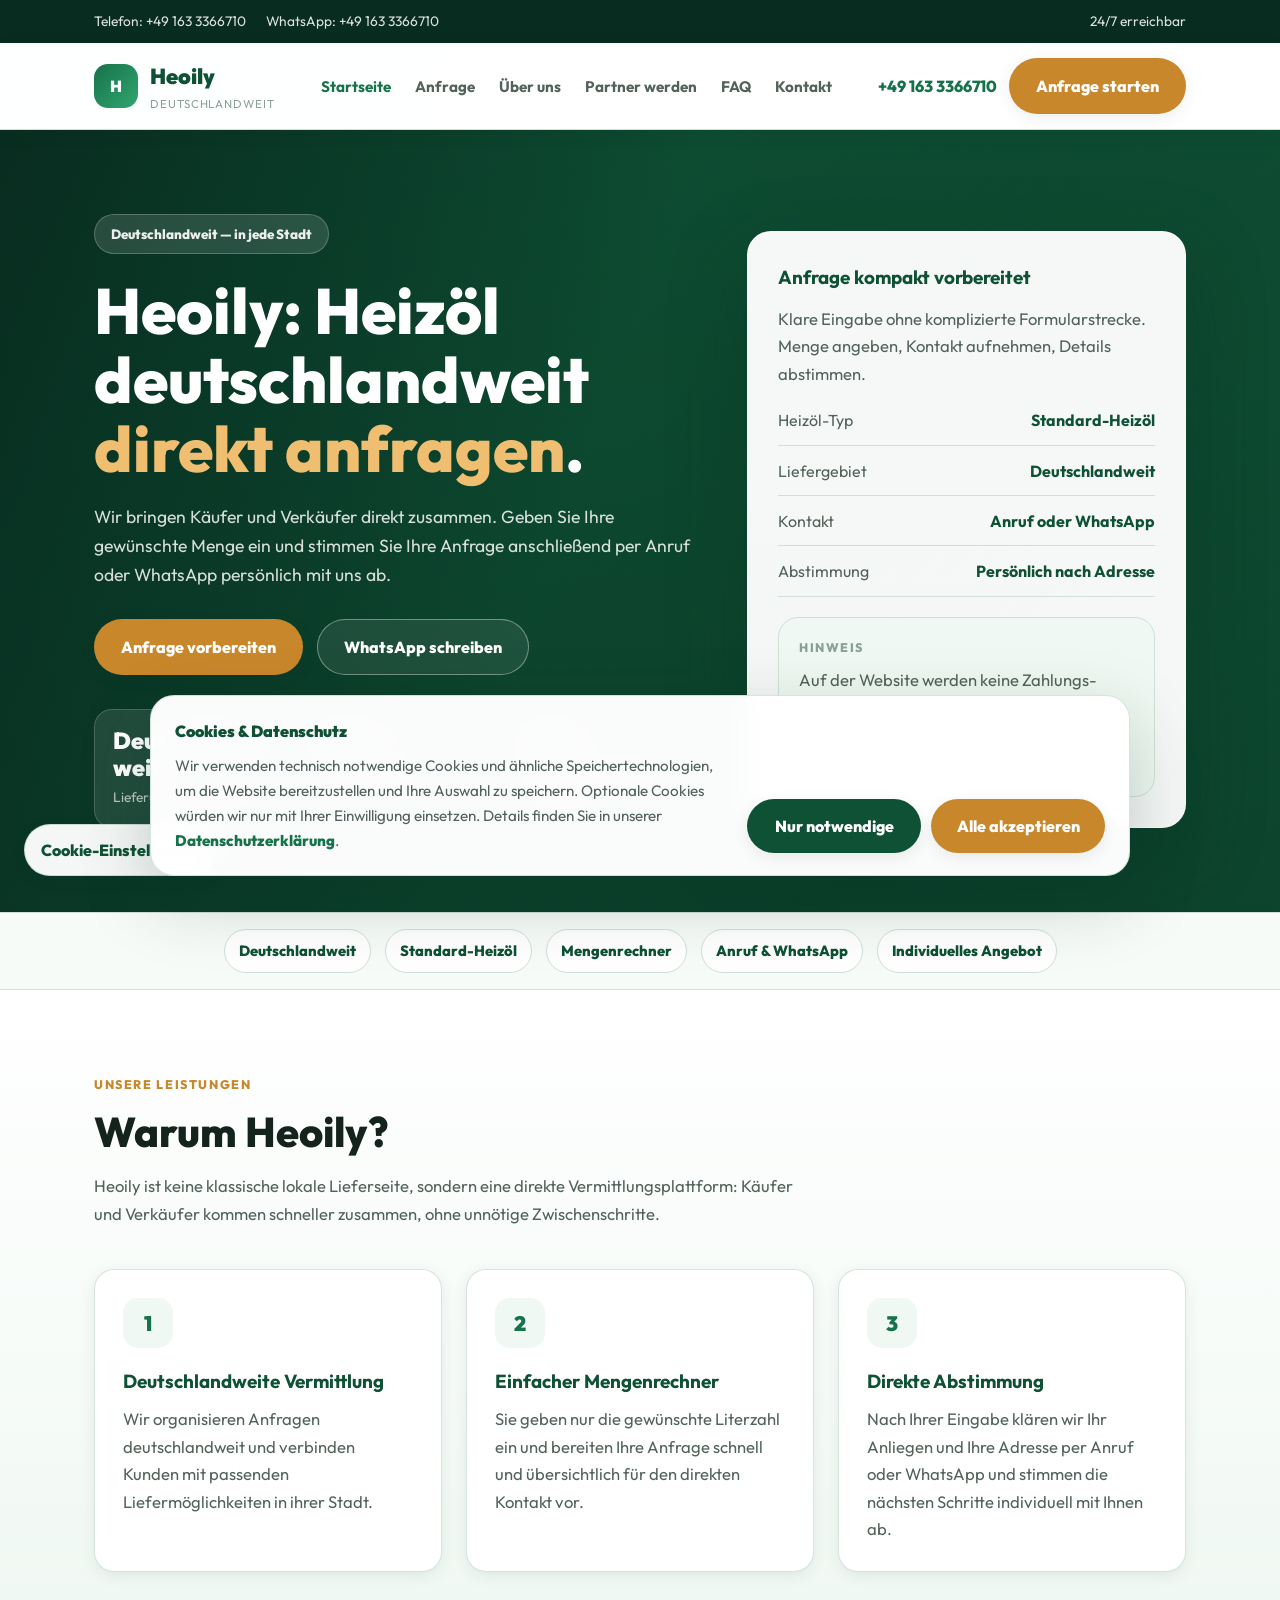
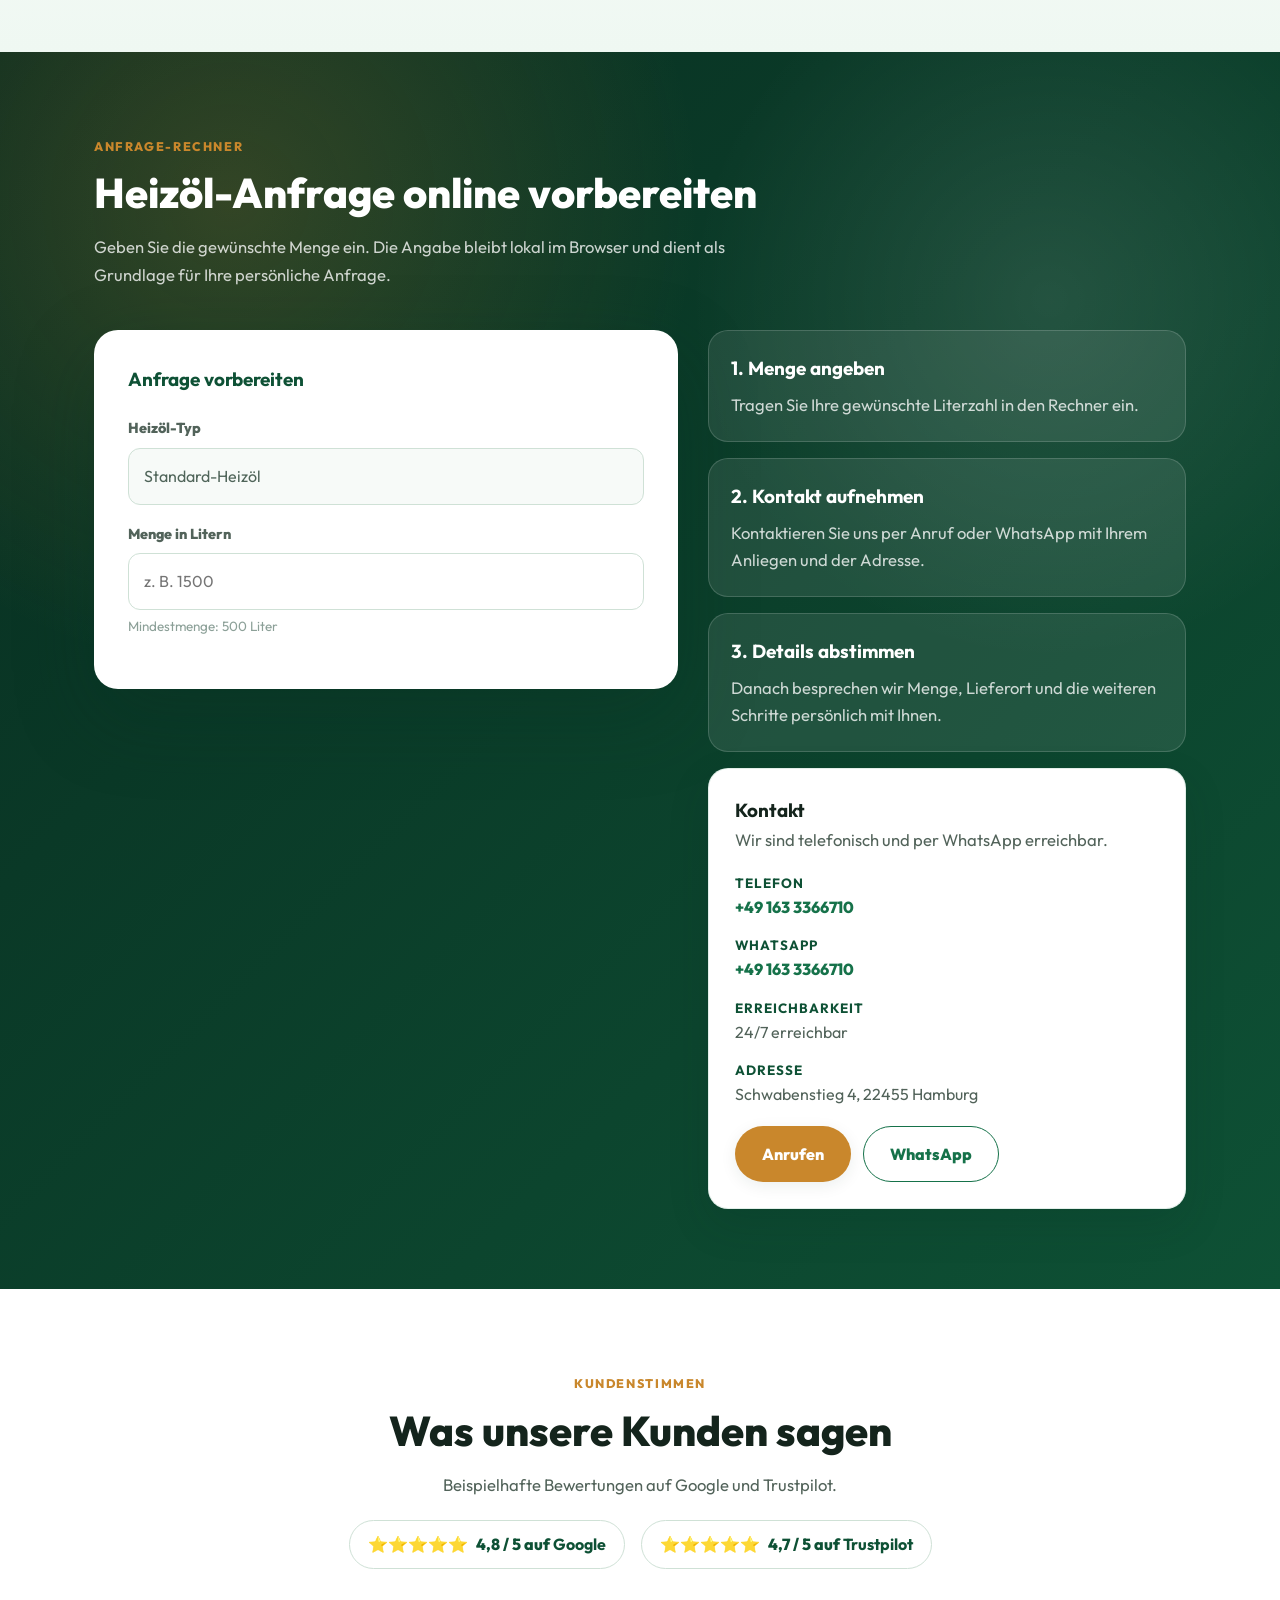
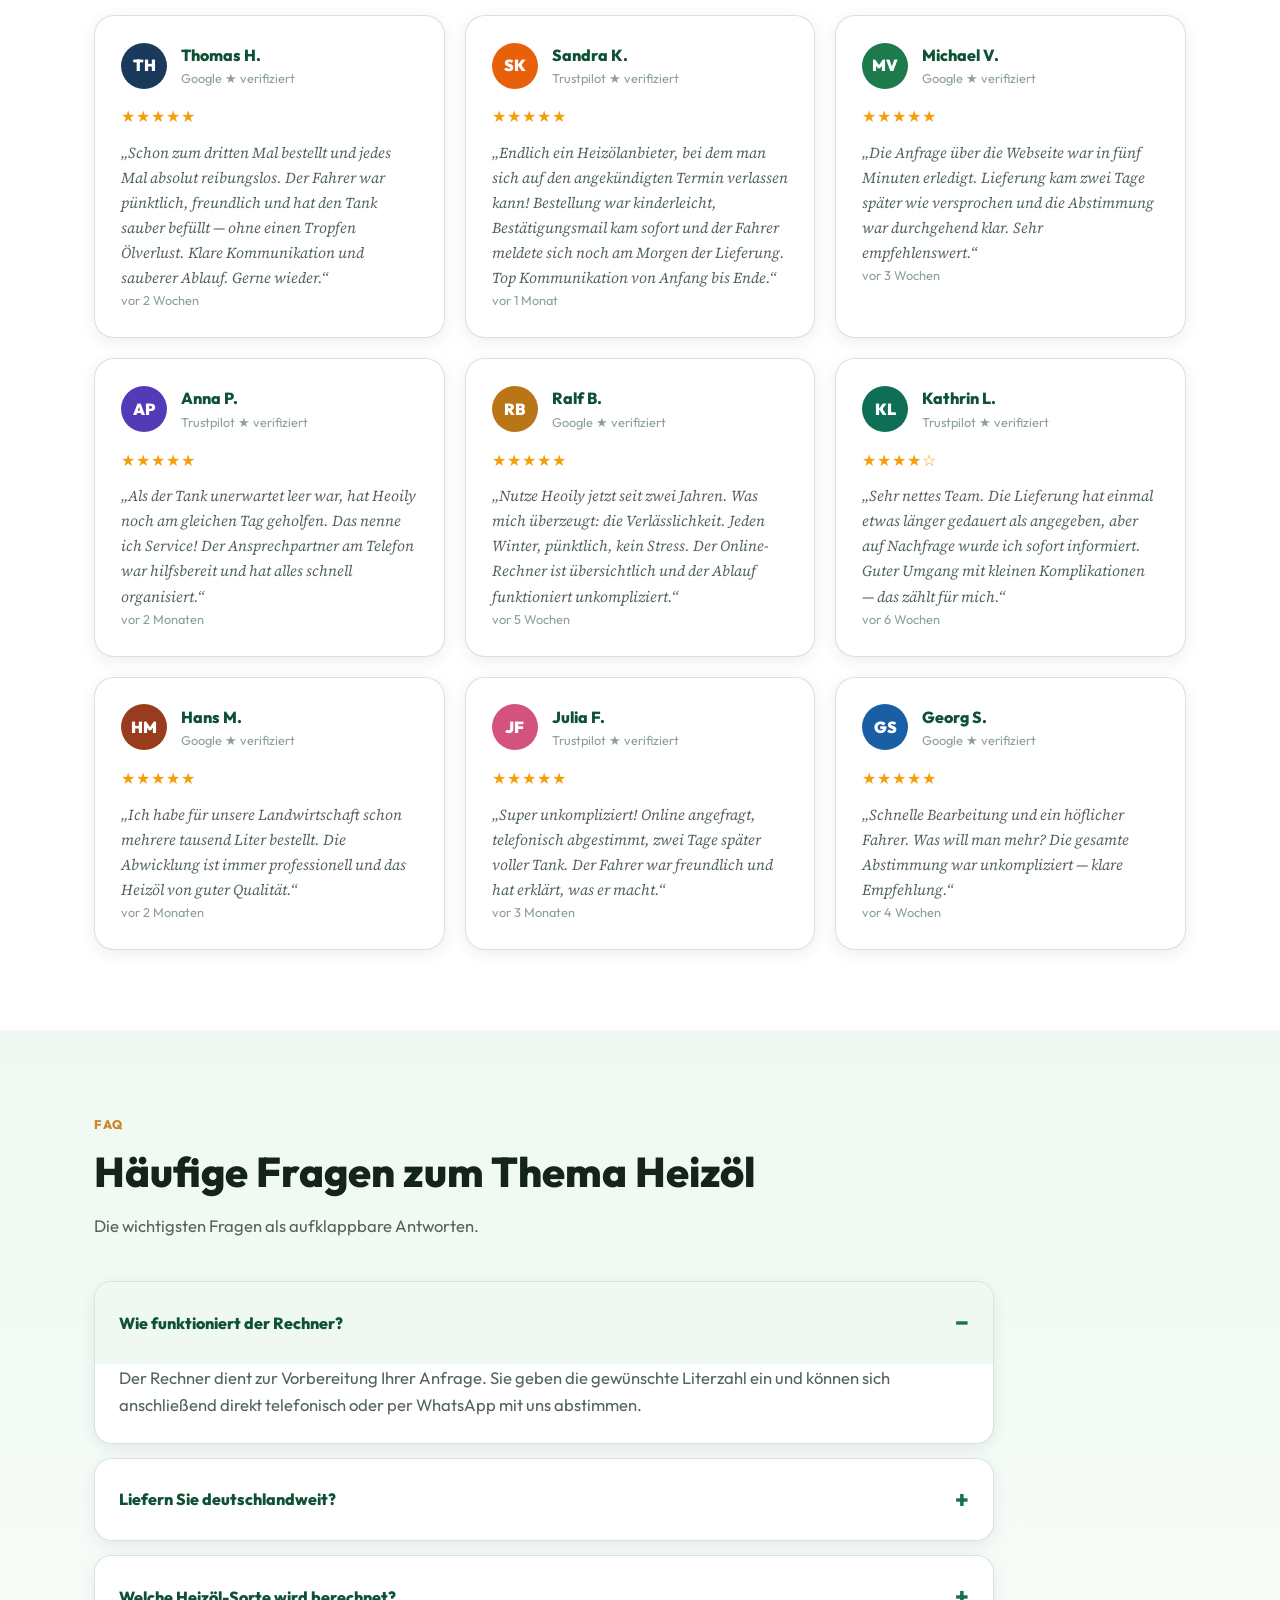
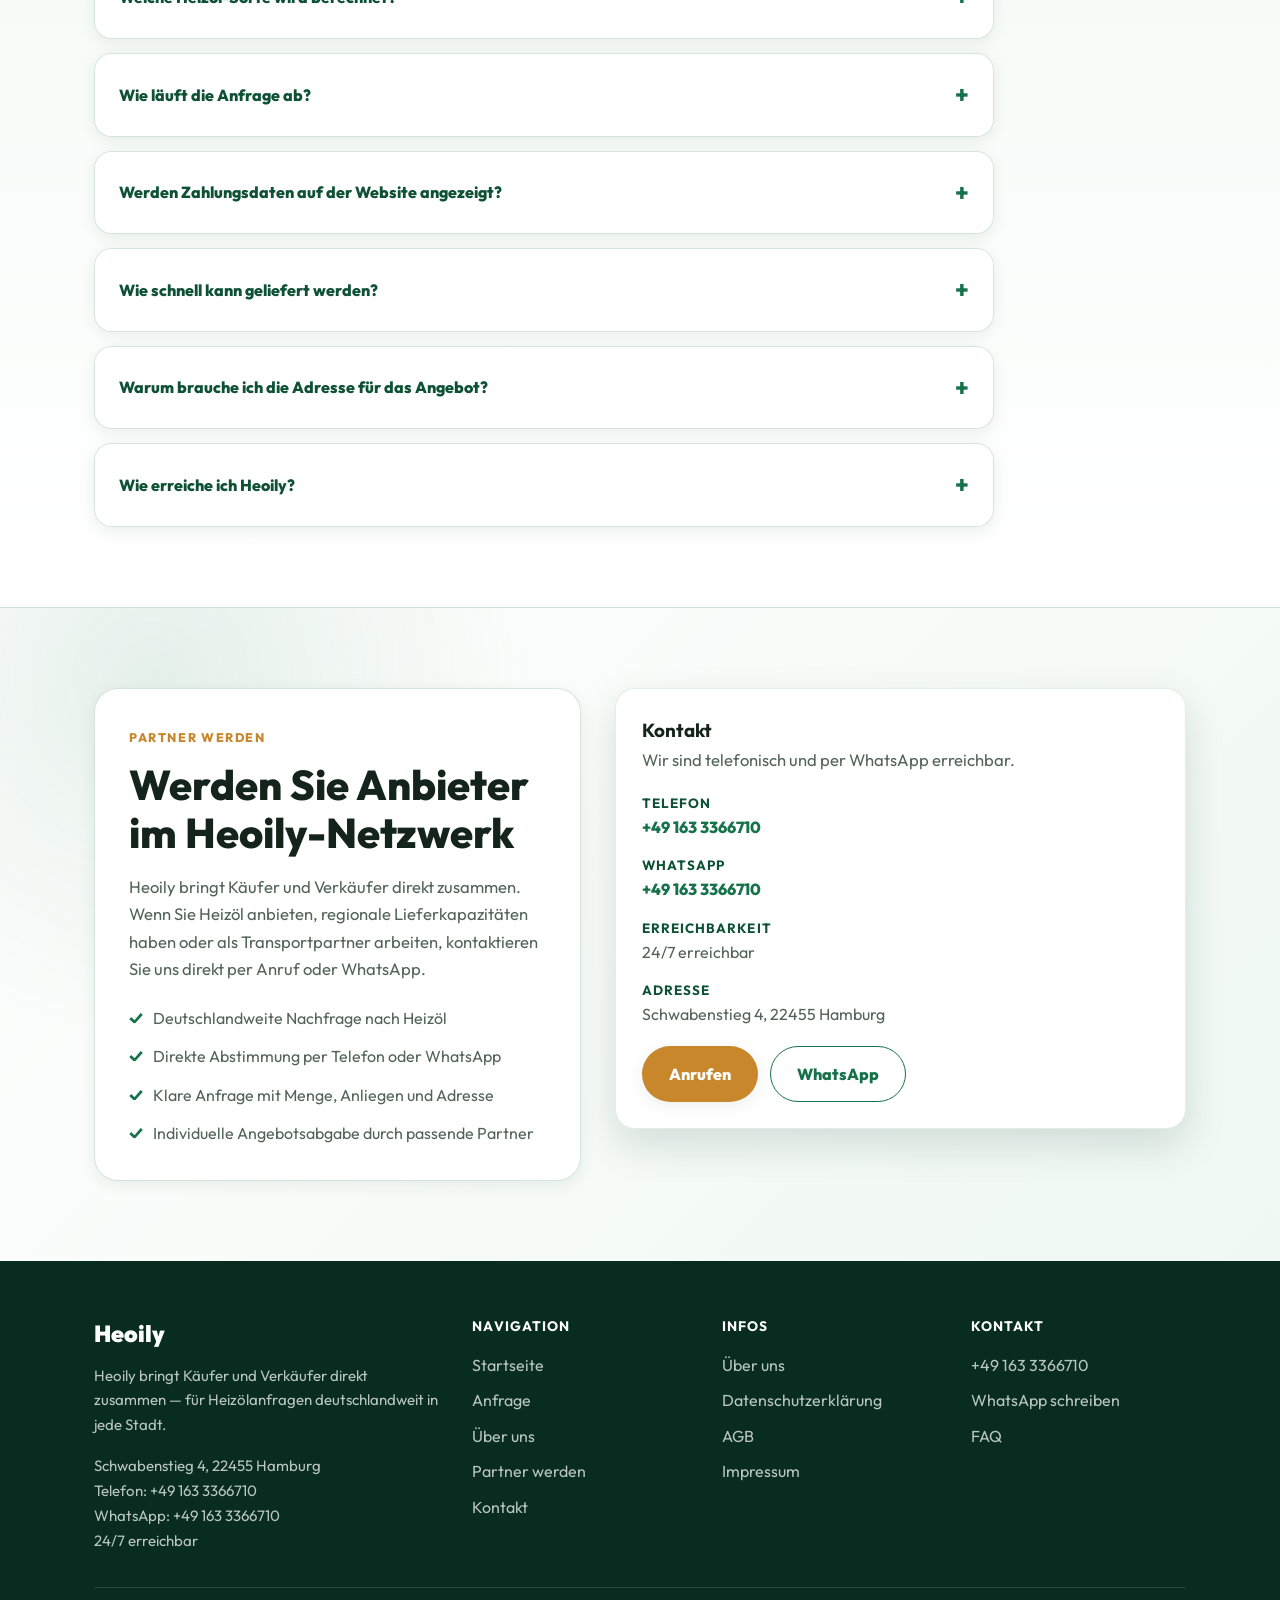
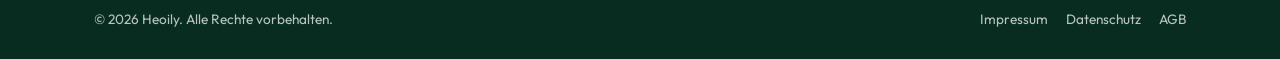
<file: index.html>
<!DOCTYPE html>
<html lang="de">
<head>
  <meta charset="UTF-8">
  <meta name="viewport" content="width=device-width, initial-scale=1.0">
  <title>Heoily — Heizöl deutschlandweit anfragen</title>
  <meta name="description" content="Heoily bringt Käufer und Verkäufer direkt zusammen. Heizölmenge online vorbereiten und per Anruf oder WhatsApp eine individuelle Anfrage abstimmen.">
  <link rel="preconnect" href="https://fonts.googleapis.com">
  <link rel="preconnect" href="https://fonts.gstatic.com" crossorigin>
  <link href="https://fonts.googleapis.com/css2?family=Outfit:wght@400;500;600;700;800;900&family=Source+Serif+4:ital,wght@0,400;0,600;1,400&display=swap" rel="stylesheet">
  <link rel="stylesheet" href="assets/style.css">
</head>
<body>
  <div class="topbar">
    <div class="container">
      <div class="topbar-inner">
        <div class="topbar-items">
          <a href="tel:+491633366710">Telefon: +49 163 3366710</a>
          <a href="https://wa.me/491633366710" target="_blank" rel="noopener">WhatsApp: +49 163 3366710</a>
        </div>
        <div class="topbar-items">
          <span>24/7 erreichbar</span>
        </div>
      </div>
    </div>
  </div>

  <nav class="navbar">
    <div class="navbar-inner">
      <a href="index.html" class="logo">
        <div class="logo-icon">H</div>
        <div>
          <div class="logo-text-main">Heoily</div>
          <div class="logo-text-sub">Deutschlandweit</div>
        </div>
      </a>

      <ul class="nav-links">
        <li><a href="index.html" class="active">Startseite</a></li>
        <li><a href="index.html#rechner">Anfrage</a></li>
        <li><a href="ueber-uns.html">Über uns</a></li>
        <li><a href="#lieferant-werden">Partner werden</a></li>
        <li><a href="index.html#faq">FAQ</a></li>
        <li><a href="index.html#kontakt">Kontakt</a></li>
      </ul>

      <div class="nav-cta">
        <a class="nav-tel" href="tel:+491633366710">+49 163 3366710</a>
        <a href="index.html#rechner" class="btn btn-primary">Anfrage starten</a>
      </div>

      <button class="hamburger" onclick="toggleMenu()" aria-label="Menü öffnen">☰</button>
    </div>

    <div class="mobile-menu" id="mobile-menu">
      <ul>
        <li><a href="index.html">Startseite</a></li>
        <li><a href="index.html#rechner">Anfrage</a></li>
        <li><a href="ueber-uns.html">Über uns</a></li>
        <li><a href="#lieferant-werden">Partner werden</a></li>
        <li><a href="index.html#faq">FAQ</a></li>
        <li><a href="index.html#kontakt">Kontakt</a></li>
      </ul>
    </div>
  </nav>

  <section class="hero" id="start">
    <div class="container">
      <div class="hero-inner">
        <div>
          <div class="hero-badge">Deutschlandweit — in jede Stadt</div>
          <h1>Heoily: Heizöl deutschlandweit <span>direkt anfragen</span>.</h1>
          <p class="hero-sub">Wir bringen Käufer und Verkäufer direkt zusammen. Geben Sie Ihre gewünschte Menge ein und stimmen Sie Ihre Anfrage anschließend per Anruf oder WhatsApp persönlich mit uns ab.</p>
          <div class="hero-actions">
            <a href="#rechner" class="btn btn-primary">Anfrage vorbereiten</a>
            <a href="https://wa.me/491633366710" target="_blank" rel="noopener" class="btn btn-outline">WhatsApp schreiben</a>
          </div>
          <div class="hero-stats">
            <div class="hero-stat">
              <span class="hero-stat-num">Deutschlandweit</span>
              <span class="hero-stat-label">Lieferung in jede Stadt</span>
            </div>
            <div class="hero-stat">
              <span class="hero-stat-num">500 L</span>
              <span class="hero-stat-label">Mindestmenge</span>
            </div>
            <div class="hero-stat">
              <span class="hero-stat-num">24/7</span>
              <span class="hero-stat-label">Kontakt per Telefon &amp; WhatsApp</span>
            </div>
          </div>
        </div>

        <div class="hero-card">
          <h3>Anfrage kompakt vorbereitet</h3>
          <p>Klare Eingabe ohne komplizierte Formularstrecke. Menge angeben, Kontakt aufnehmen, Details abstimmen.</p>
          <ul class="info-list">
            <li><span>Heizöl-Typ</span><strong>Standard-Heizöl</strong></li>
            <li><span>Liefergebiet</span><strong>Deutschlandweit</strong></li>
            <li><span>Kontakt</span><strong>Anruf oder WhatsApp</strong></li>
            <li><span>Abstimmung</span><strong>Persönlich nach Adresse</strong></li>
          </ul>
          <div class="price-box">
            <div class="price-label">Hinweis</div>
            <p>Auf der Website werden keine Zahlungs- oder Preisdaten angezeigt. Die weitere Abstimmung erfolgt direkt per Telefon oder WhatsApp.</p>
          </div>
        </div>
      </div>
    </div>
  </section>

  <div class="trust-bar">
    <div class="container">
      <div class="trust-bar-inner">
        <div class="trust-chip">Deutschlandweit</div>
        <div class="trust-chip">Standard-Heizöl</div>
        <div class="trust-chip">Mengenrechner</div>
        <div class="trust-chip">Anruf &amp; WhatsApp</div>
        <div class="trust-chip">Individuelles Angebot</div>
      </div>
    </div>
  </div>

  <section class="features-section" id="leistungen">
    <div class="container">
      <div class="section-label">Unsere Leistungen</div>
      <h2 class="section-title">Warum Heoily?</h2>
      <p class="section-sub">Heoily ist keine klassische lokale Lieferseite, sondern eine direkte Vermittlungsplattform: Käufer und Verkäufer kommen schneller zusammen, ohne unnötige Zwischenschritte.</p>

      <div class="features-grid">
        <div class="feature-card">
          <div class="feature-icon">1</div>
          <h3>Deutschlandweite Vermittlung</h3>
          <p>Wir organisieren Anfragen deutschlandweit und verbinden Kunden mit passenden Liefermöglichkeiten in ihrer Stadt.</p>
        </div>

        <div class="feature-card">
          <div class="feature-icon">2</div>
          <h3>Einfacher Mengenrechner</h3>
          <p>Sie geben nur die gewünschte Literzahl ein und bereiten Ihre Anfrage schnell und übersichtlich für den direkten Kontakt vor.</p>
        </div>

        <div class="feature-card">
          <div class="feature-icon">3</div>
          <h3>Direkte Abstimmung</h3>
          <p>Nach Ihrer Eingabe klären wir Ihr Anliegen und Ihre Adresse per Anruf oder WhatsApp und stimmen die nächsten Schritte individuell mit Ihnen ab.</p>
        </div>
      </div>
    </div>
  </section>

  <section class="calc-section" id="rechner">
    <div class="container">
      <div class="section-label">Anfrage-Rechner</div>
      <h2 class="section-title">Heizöl-Anfrage online vorbereiten</h2>
      <p class="section-sub">Geben Sie die gewünschte Menge ein. Die Angabe bleibt lokal im Browser und dient als Grundlage für Ihre persönliche Anfrage.</p>

      <div class="calc-wrapper">
        <div class="calc-box">
          <h3>Anfrage vorbereiten</h3>

          <div class="form-group">
            <label>Heizöl-Typ</label>
            <input type="text" value="Standard-Heizöl" disabled>
          </div>

          <div class="form-group">
            <label for="c-liters">Menge in Litern</label>
            <input type="number" id="c-liters" min="500" step="50" placeholder="z. B. 1500" oninput="calcPrice()">
            <div class="form-hint">Mindestmenge: 500 Liter</div>
          </div>

          <div id="calc-result" class="calc-result">
            <div class="result-row">
              <span class="result-label">Menge</span>
              <span class="result-val" id="res-liters">—</span>
            </div>
            <div class="result-row">
              <span class="result-label">Status</span>
              <span class="result-val" id="res-status">—</span>
            </div>
            <div class="result-row result-total">
              <span class="result-label">Nächster Schritt</span>
              <span class="result-val" id="res-next-step">—</span>
            </div>
          </div>
        </div>

        <div class="calc-info">
          <div class="step-card">
            <h3>1. Menge angeben</h3>
            <p>Tragen Sie Ihre gewünschte Literzahl in den Rechner ein.</p>
          </div>

          <div class="step-card">
            <h3>2. Kontakt aufnehmen</h3>
            <p>Kontaktieren Sie uns per Anruf oder WhatsApp mit Ihrem Anliegen und der Adresse.</p>
          </div>

          <div class="step-card">
            <h3>3. Details abstimmen</h3>
            <p>Danach besprechen wir Menge, Lieferort und die weiteren Schritte persönlich mit Ihnen.</p>
          </div>

          <div class="contact-card" id="kontakt">
            <h3>Kontakt</h3>
            <p>Wir sind telefonisch und per WhatsApp erreichbar.</p>
            <ul class="contact-list">
              <li><div><strong>Telefon</strong><a href="tel:+491633366710">+49 163 3366710</a></div></li>
              <li><div><strong>WhatsApp</strong><a href="https://wa.me/491633366710" target="_blank" rel="noopener">+49 163 3366710</a></div></li>
              <li><div><strong>Erreichbarkeit</strong><span>24/7 erreichbar</span></div></li>
              <li><div><strong>Adresse</strong><span>Schwabenstieg 4, 22455 Hamburg</span></div></li>
            </ul>
            <div style="display: flex; gap: 12px; flex-wrap: wrap;">
              <a class="btn btn-primary" href="tel:+491633366710">Anrufen</a>
              <a class="btn btn-outline-dark" href="https://wa.me/491633366710" target="_blank" rel="noopener">WhatsApp</a>
            </div>
          </div>
        </div>
      </div>
    </div>
  </section>

  <section class="reviews-section" id="bewertungen">
    <div class="container">
      <div class="reviews-header">
        <div class="section-label">Kundenstimmen</div>
        <h2 class="section-title">Was unsere Kunden sagen</h2>
        <p>Beispielhafte Bewertungen auf Google und Trustpilot.</p>
        <div class="reviews-platforms">
          <div class="platform-badge"><span>⭐⭐⭐⭐⭐</span><span>4,8 / 5 auf <strong>Google</strong></span></div>
          <div class="platform-badge"><span>⭐⭐⭐⭐⭐</span><span>4,7 / 5 auf <strong>Trustpilot</strong></span></div>
        </div>
      </div>

      <div class="reviews-grid">
        <div class="review-card">
          <div class="review-top">
            <div class="reviewer-avatar" style="background:#1A3A5C;">TH</div>
            <div>
              <div class="reviewer-name">Thomas H.</div>
              <div class="review-source">Google ★ verifiziert</div>
            </div>
          </div>
          <div class="review-stars">★★★★★</div>
          <p class="review-text">„Schon zum dritten Mal bestellt und jedes Mal absolut reibungslos. Der Fahrer war pünktlich, freundlich und hat den Tank sauber befüllt — ohne einen Tropfen Ölverlust. Klare Kommunikation und sauberer Ablauf. Gerne wieder.“</p>
          <div class="review-date">vor 2 Wochen</div>
        </div>

        <div class="review-card">
          <div class="review-top">
            <div class="reviewer-avatar" style="background:#E8600A;">SK</div>
            <div>
              <div class="reviewer-name">Sandra K.</div>
              <div class="review-source">Trustpilot ★ verifiziert</div>
            </div>
          </div>
          <div class="review-stars">★★★★★</div>
          <p class="review-text">„Endlich ein Heizölanbieter, bei dem man sich auf den angekündigten Termin verlassen kann! Bestellung war kinderleicht, Bestätigungsmail kam sofort und der Fahrer meldete sich noch am Morgen der Lieferung. Top Kommunikation von Anfang bis Ende.“</p>
          <div class="review-date">vor 1 Monat</div>
        </div>

        <div class="review-card">
          <div class="review-top">
            <div class="reviewer-avatar" style="background:#1D7A4A;">MV</div>
            <div>
              <div class="reviewer-name">Michael V.</div>
              <div class="review-source">Google ★ verifiziert</div>
            </div>
          </div>
          <div class="review-stars">★★★★★</div>
          <p class="review-text">„Die Anfrage über die Webseite war in fünf Minuten erledigt. Lieferung kam zwei Tage später wie versprochen und die Abstimmung war durchgehend klar. Sehr empfehlenswert.“</p>
          <div class="review-date">vor 3 Wochen</div>
        </div>

        <div class="review-card">
          <div class="review-top">
            <div class="reviewer-avatar" style="background:#533AB7;">AP</div>
            <div>
              <div class="reviewer-name">Anna P.</div>
              <div class="review-source">Trustpilot ★ verifiziert</div>
            </div>
          </div>
          <div class="review-stars">★★★★★</div>
          <p class="review-text">„Als der Tank unerwartet leer war, hat Heoily noch am gleichen Tag geholfen. Das nenne ich Service! Der Ansprechpartner am Telefon war hilfsbereit und hat alles schnell organisiert.“</p>
          <div class="review-date">vor 2 Monaten</div>
        </div>

        <div class="review-card">
          <div class="review-top">
            <div class="reviewer-avatar" style="background:#BA7517;">RB</div>
            <div>
              <div class="reviewer-name">Ralf B.</div>
              <div class="review-source">Google ★ verifiziert</div>
            </div>
          </div>
          <div class="review-stars">★★★★★</div>
          <p class="review-text">„Nutze Heoily jetzt seit zwei Jahren. Was mich überzeugt: die Verlässlichkeit. Jeden Winter, pünktlich, kein Stress. Der Online-Rechner ist übersichtlich und der Ablauf funktioniert unkompliziert.“</p>
          <div class="review-date">vor 5 Wochen</div>
        </div>

        <div class="review-card">
          <div class="review-top">
            <div class="reviewer-avatar" style="background:#0F6E56;">KL</div>
            <div>
              <div class="reviewer-name">Kathrin L.</div>
              <div class="review-source">Trustpilot ★ verifiziert</div>
            </div>
          </div>
          <div class="review-stars">★★★★☆</div>
          <p class="review-text">„Sehr nettes Team. Die Lieferung hat einmal etwas länger gedauert als angegeben, aber auf Nachfrage wurde ich sofort informiert. Guter Umgang mit kleinen Komplikationen — das zählt für mich.“</p>
          <div class="review-date">vor 6 Wochen</div>
        </div>

        <div class="review-card">
          <div class="review-top">
            <div class="reviewer-avatar" style="background:#993C1D;">HM</div>
            <div>
              <div class="reviewer-name">Hans M.</div>
              <div class="review-source">Google ★ verifiziert</div>
            </div>
          </div>
          <div class="review-stars">★★★★★</div>
          <p class="review-text">„Ich habe für unsere Landwirtschaft schon mehrere tausend Liter bestellt. Die Abwicklung ist immer professionell und das Heizöl von guter Qualität.“</p>
          <div class="review-date">vor 2 Monaten</div>
        </div>

        <div class="review-card">
          <div class="review-top">
            <div class="reviewer-avatar" style="background:#D4537E;">JF</div>
            <div>
              <div class="reviewer-name">Julia F.</div>
              <div class="review-source">Trustpilot ★ verifiziert</div>
            </div>
          </div>
          <div class="review-stars">★★★★★</div>
          <p class="review-text">„Super unkompliziert! Online angefragt, telefonisch abgestimmt, zwei Tage später voller Tank. Der Fahrer war freundlich und hat erklärt, was er macht.“</p>
          <div class="review-date">vor 3 Monaten</div>
        </div>

        <div class="review-card">
          <div class="review-top">
            <div class="reviewer-avatar" style="background:#185FA5;">GS</div>
            <div>
              <div class="reviewer-name">Georg S.</div>
              <div class="review-source">Google ★ verifiziert</div>
            </div>
          </div>
          <div class="review-stars">★★★★★</div>
          <p class="review-text">„Schnelle Bearbeitung und ein höflicher Fahrer. Was will man mehr? Die gesamte Abstimmung war unkompliziert — klare Empfehlung.“</p>
          <div class="review-date">vor 4 Wochen</div>
        </div>
      </div>
    </div>
  </section>

  <section class="faq-section" id="faq">
    <div class="container">
      <div class="section-label">FAQ</div>
      <h2 class="section-title">Häufige Fragen zum Thema Heizöl</h2>
      <p class="section-sub">Die wichtigsten Fragen als aufklappbare Antworten.</p>

      <div class="faq-layout">
        <div class="faq-item active">
          <button class="faq-question" type="button"><span>Wie funktioniert der Rechner?</span><span>−</span></button>
          <div class="faq-answer"><p>Der Rechner dient zur Vorbereitung Ihrer Anfrage. Sie geben die gewünschte Literzahl ein und können sich anschließend direkt telefonisch oder per WhatsApp mit uns abstimmen.</p></div>
        </div>

        <div class="faq-item">
          <button class="faq-question" type="button"><span>Liefern Sie deutschlandweit?</span><span>+</span></button>
          <div class="faq-answer"><p>Ja. Heoily ist als Vermittlungsplattform aufgebaut und bringt Käufer und Verkäufer direkt zusammen — deutschlandweit, in jede Stadt. Die konkrete Lieferung wird anschließend individuell angeboten.</p></div>
        </div>

        <div class="faq-item">
          <button class="faq-question" type="button"><span>Welche Heizöl-Sorte wird berechnet?</span><span>+</span></button>
          <div class="faq-answer"><p>Im Rechner bleibt es bewusst einfach: die Anfrage bezieht sich auf Standard-Heizöl. Weitere Varianten können bei Bedarf telefonisch oder per WhatsApp besprochen werden.</p></div>
        </div>

        <div class="faq-item">
          <button class="faq-question" type="button"><span>Wie läuft die Anfrage ab?</span><span>+</span></button>
          <div class="faq-answer"><p>Sie geben zuerst Ihre gewünschte Menge ein, kontaktieren uns anschließend per Anruf oder WhatsApp mit Anliegen und Adresse und stimmen danach die nächsten Schritte direkt mit uns ab.</p></div>
        </div>

        <div class="faq-item">
          <button class="faq-question" type="button"><span>Werden Zahlungsdaten auf der Website angezeigt?</span><span>+</span></button>
          <div class="faq-answer"><p>Nein. Auf der Website werden keine Zahlungs- oder Abrechnungsinformationen dargestellt. Die persönliche Abstimmung erfolgt erst nach direkter Kontaktaufnahme.</p></div>
        </div>

        <div class="faq-item">
          <button class="faq-question" type="button"><span>Wie schnell kann geliefert werden?</span><span>+</span></button>
          <div class="faq-answer"><p>Die Lieferzeit hängt vom verfügbaren regionalen Partner und Ihrer Adresse ab. Nach Ihrer Anfrage erhalten Sie ein konkretes Angebot mit den nächsten Schritten.</p></div>
        </div>

        <div class="faq-item">
          <button class="faq-question" type="button"><span>Warum brauche ich die Adresse für das Angebot?</span><span>+</span></button>
          <div class="faq-answer"><p>Die Adresse ist notwendig, damit ein passender Lieferpartner und die tatsächlichen Lieferbedingungen geprüft werden können.</p></div>
        </div>

        <div class="faq-item">
          <button class="faq-question" type="button"><span>Wie erreiche ich Heoily?</span><span>+</span></button>
          <div class="faq-answer"><p>Sie erreichen Heoily telefonisch oder per WhatsApp unter der angegebenen Nummer. Die Kontaktmöglichkeit ist 24/7 erreichbar.</p></div>
        </div>
      </div>
    </div>
  </section>

  <section class="partner-section" id="lieferant-werden">
    <div class="container">
      <div class="partner-grid">
        <div class="partner-copy">
          <div class="section-label">Partner werden</div>
          <h2 class="section-title">Werden Sie Anbieter im Heoily-Netzwerk</h2>
          <p>Heoily bringt Käufer und Verkäufer direkt zusammen. Wenn Sie Heizöl anbieten, regionale Lieferkapazitäten haben oder als Transportpartner arbeiten, kontaktieren Sie uns direkt per Anruf oder WhatsApp.</p>
          <ul>
            <li>Deutschlandweite Nachfrage nach Heizöl</li>
            <li>Direkte Abstimmung per Telefon oder WhatsApp</li>
            <li>Klare Anfrage mit Menge, Anliegen und Adresse</li>
            <li>Individuelle Angebotsabgabe durch passende Partner</li>
          </ul>
        </div>

        <div class="contact-card partner-contact-card">
          <h3>Kontakt</h3>
          <p>Wir sind telefonisch und per WhatsApp erreichbar.</p>
          <ul class="contact-list">
            <li><div><strong>Telefon</strong><a href="tel:+491633366710">+49 163 3366710</a></div></li>
            <li><div><strong>WhatsApp</strong><a href="https://wa.me/491633366710" target="_blank" rel="noopener">+49 163 3366710</a></div></li>
            <li><div><strong>Erreichbarkeit</strong><span>24/7 erreichbar</span></div></li>
            <li><div><strong>Adresse</strong><span>Schwabenstieg 4, 22455 Hamburg</span></div></li>
          </ul>
          <div style="display: flex; gap: 12px; flex-wrap: wrap;">
            <a class="btn btn-primary" href="tel:+491633366710">Anrufen</a>
            <a class="btn btn-outline-dark" href="https://wa.me/491633366710" target="_blank" rel="noopener">WhatsApp</a>
          </div>
        </div>
      </div>
    </div>
  </section>

  <footer class="footer">
    <div class="container">
      <div class="footer-grid">
        <div>
          <div class="footer-logo-text">Heoily</div>
          <p>Heoily bringt Käufer und Verkäufer direkt zusammen — für Heizölanfragen deutschlandweit in jede Stadt.</p>
          <p style="margin-top: 16px;">Schwabenstieg 4, 22455 Hamburg<br>Telefon: <a href="tel:+491633366710">+49 163 3366710</a><br>WhatsApp: <a href="https://wa.me/491633366710" target="_blank" rel="noopener">+49 163 3366710</a><br>24/7 erreichbar</p>
        </div>

        <div>
          <h4>Navigation</h4>
          <ul>
            <li><a href="index.html">Startseite</a></li>
            <li><a href="index.html#rechner">Anfrage</a></li>
            <li><a href="ueber-uns.html">Über uns</a></li>
            <li><a href="index.html#lieferant-werden">Partner werden</a></li>
            <li><a href="index.html#kontakt">Kontakt</a></li>
          </ul>
        </div>

        <div>
          <h4>Infos</h4>
          <ul>
            <li><a href="ueber-uns.html">Über uns</a></li>
            <li><a href="datenschutz.html">Datenschutzerklärung</a></li>
            <li><a href="agb.html">AGB</a></li>
            <li><a href="impressum.html">Impressum</a></li>
          </ul>
        </div>

        <div>
          <h4>Kontakt</h4>
          <ul>
            <li><a href="tel:+491633366710">+49 163 3366710</a></li>
            <li><a href="https://wa.me/491633366710" target="_blank" rel="noopener">WhatsApp schreiben</a></li>
            <li><a href="index.html#faq">FAQ</a></li>
          </ul>
        </div>
      </div>

      <div class="footer-bottom">
        <span>© 2026 Heoily. Alle Rechte vorbehalten.</span>
        <div style="display: flex; gap: 18px; flex-wrap: wrap;">
          <a href="impressum.html">Impressum</a>
          <a href="datenschutz.html">Datenschutz</a>
          <a href="agb.html">AGB</a>
        </div>
      </div>
    </div>
  </footer>

  <script src="assets/script.js"></script>
</body>
</html>
</file>
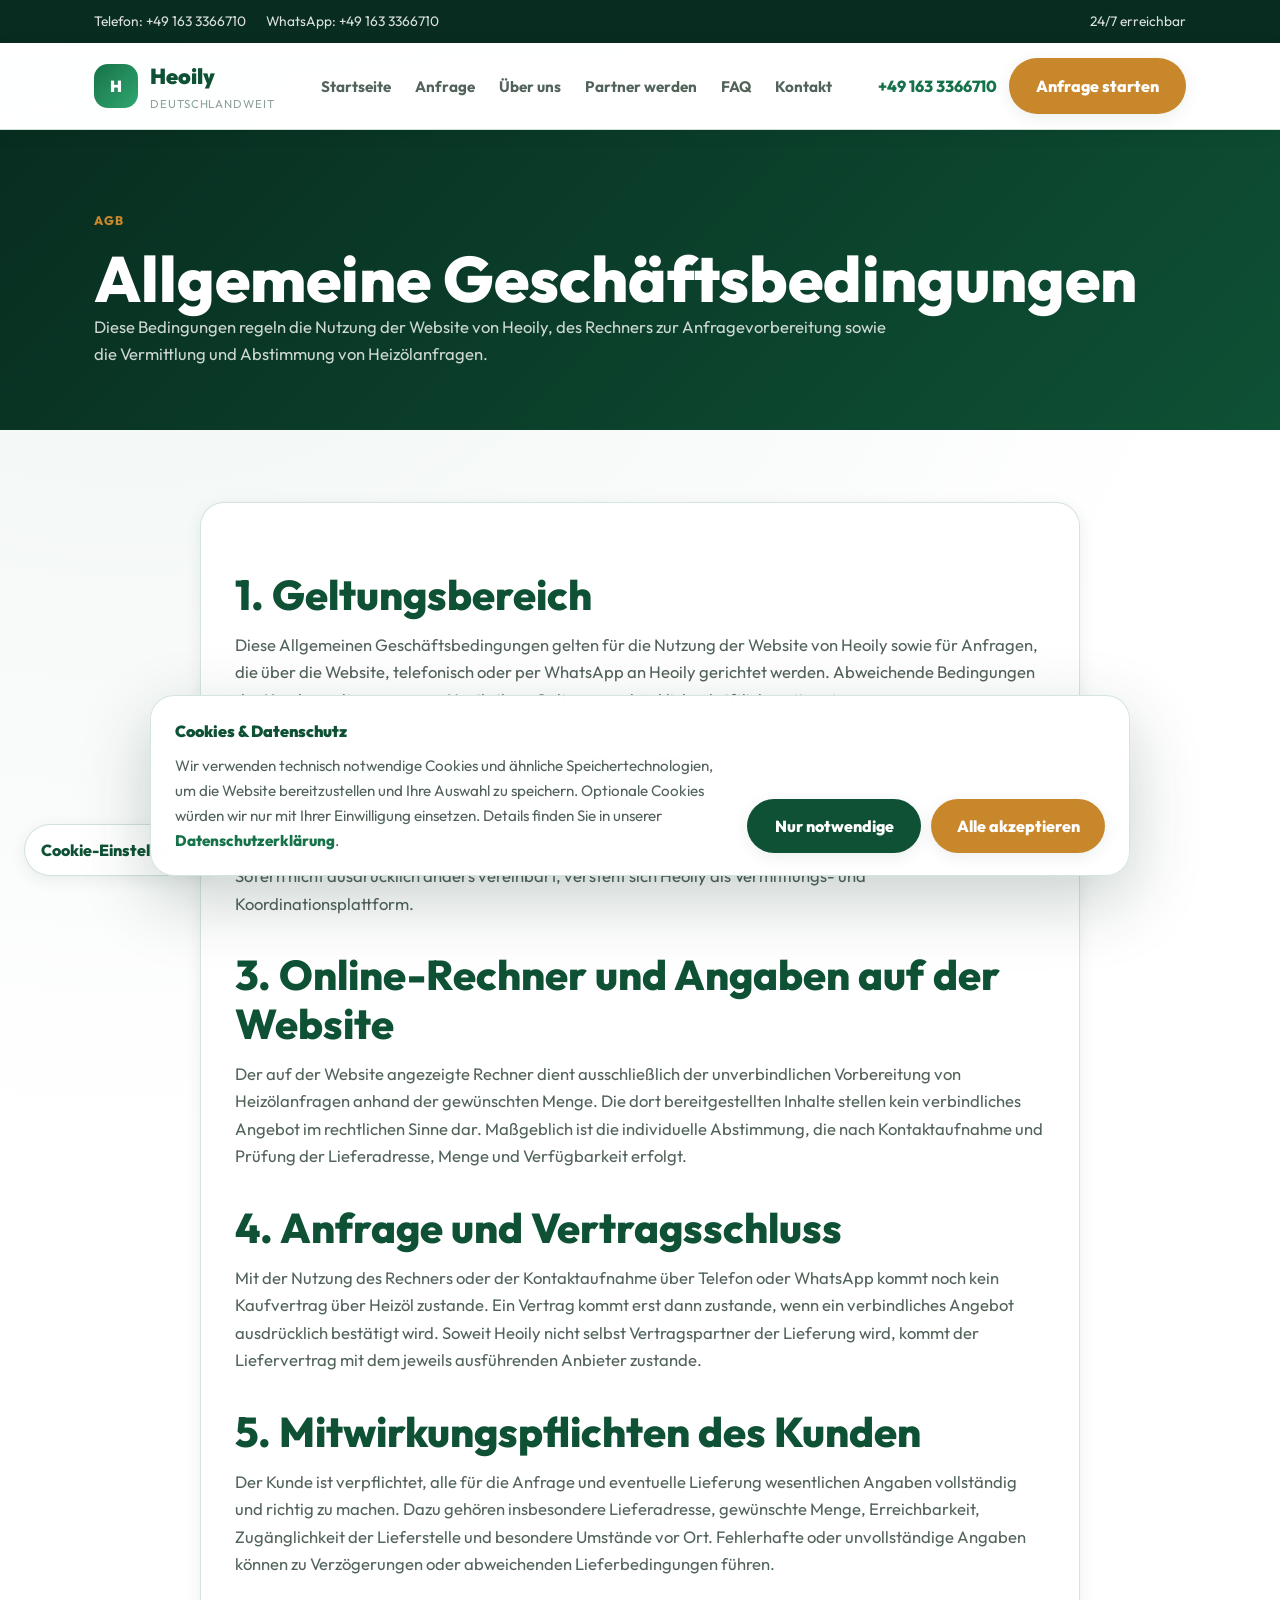
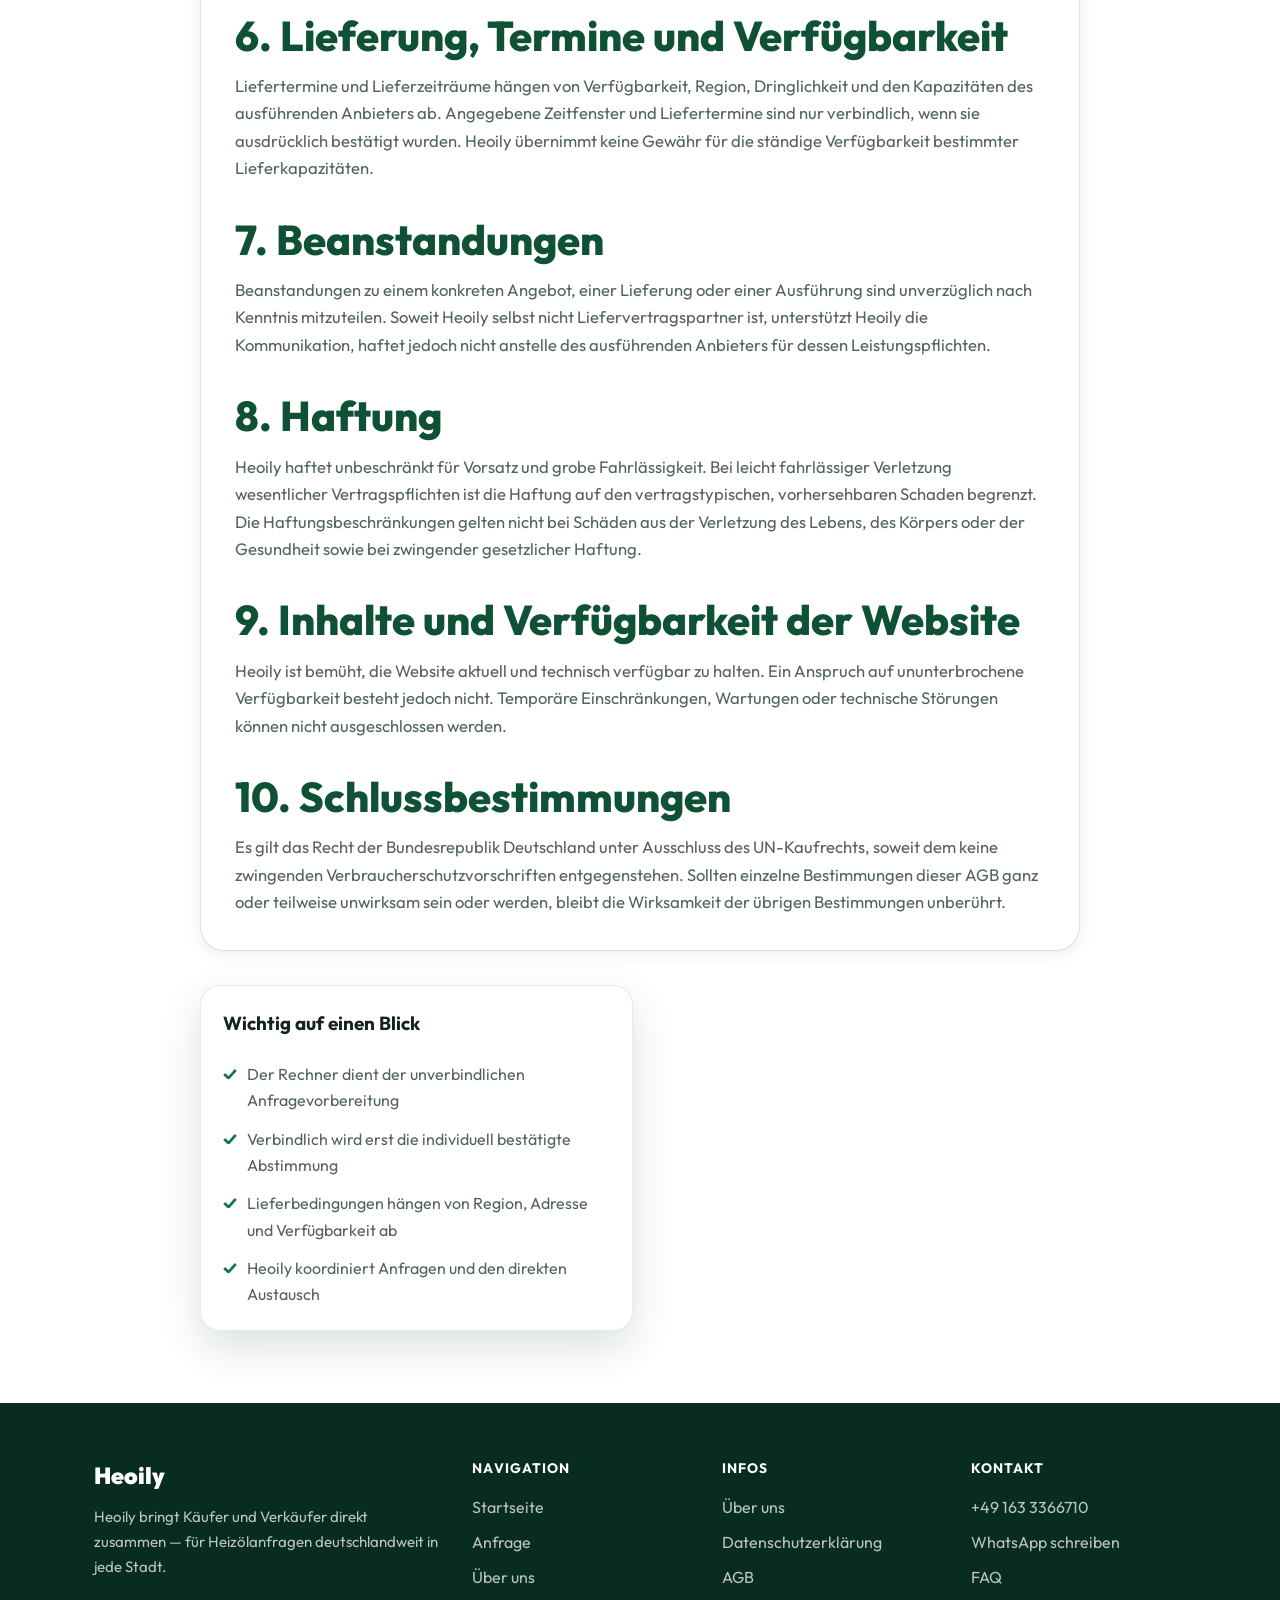
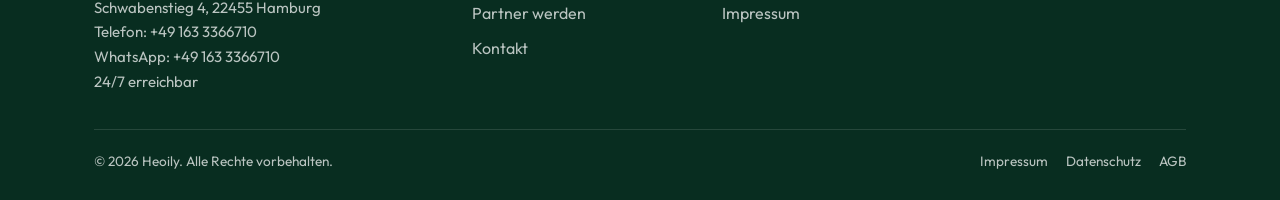
<file: agb.html>
<!DOCTYPE html>
<html lang="de">
<head>
  <meta charset="UTF-8">
  <meta name="viewport" content="width=device-width, initial-scale=1.0">
  <title>AGB — Heoily</title>
  <meta name="description" content="Allgemeine Geschäftsbedingungen von Heoily für die Nutzung der Website, des Rechners und die Vermittlung von Heizölanfragen.">
  <link rel="preconnect" href="https://fonts.googleapis.com">
  <link rel="preconnect" href="https://fonts.gstatic.com" crossorigin>
  <link href="https://fonts.googleapis.com/css2?family=Outfit:wght@400;500;600;700;800;900&family=Source+Serif+4:ital,wght@0,400;0,600;1,400&display=swap" rel="stylesheet">
  <link rel="stylesheet" href="assets/style.css">
</head>
<body>
  <div class="topbar">
    <div class="container">
      <div class="topbar-inner">
        <div class="topbar-items">
          <a href="tel:+491633366710">Telefon: +49 163 3366710</a>
          <a href="https://wa.me/491633366710" target="_blank" rel="noopener">WhatsApp: +49 163 3366710</a>
        </div>
        <div class="topbar-items">
          <span>24/7 erreichbar</span>
        </div>
      </div>
    </div>
  </div>

  <nav class="navbar">
    <div class="navbar-inner">
      <a href="index.html" class="logo">
        <div class="logo-icon">H</div>
        <div>
          <div class="logo-text-main">Heoily</div>
          <div class="logo-text-sub">Deutschlandweit</div>
        </div>
      </a>
      <ul class="nav-links">
        <li><a href="index.html">Startseite</a></li>
        <li><a href="index.html#rechner">Anfrage</a></li>
        <li><a href="ueber-uns.html">Über uns</a></li>
        <li><a href="index.html#lieferant-werden">Partner werden</a></li>
        <li><a href="index.html#faq">FAQ</a></li>
        <li><a href="index.html#kontakt">Kontakt</a></li>
      </ul>
      <div class="nav-cta">
        <a class="nav-tel" href="tel:+491633366710">+49 163 3366710</a>
        <a href="index.html#rechner" class="btn btn-primary">Anfrage starten</a>
      </div>
      <button class="hamburger" onclick="toggleMenu()" aria-label="Menü öffnen">☰</button>
    </div>
    <div class="mobile-menu" id="mobile-menu">
      <ul>
        <li><a href="index.html">Startseite</a></li>
        <li><a href="index.html#rechner">Anfrage</a></li>
        <li><a href="ueber-uns.html">Über uns</a></li>
        <li><a href="index.html#lieferant-werden">Partner werden</a></li>
        <li><a href="index.html#faq">FAQ</a></li>
        <li><a href="index.html#kontakt">Kontakt</a></li>
      </ul>
    </div>
  </nav>

  <section class="page-hero">
    <div class="container">
      <div class="section-label">AGB</div>
      <h1>Allgemeine Geschäftsbedingungen</h1>
      <p>Diese Bedingungen regeln die Nutzung der Website von Heoily, des Rechners zur Anfragevorbereitung sowie die Vermittlung und Abstimmung von Heizölanfragen.</p>
    </div>
  </section>

  <section class="page-content">
    <div class="container">
      <div class="page-grid legal-page-grid">
        <div class="page-copy text-page">
          <h2>1. Geltungsbereich</h2>
          <p>Diese Allgemeinen Geschäftsbedingungen gelten für die Nutzung der Website von Heoily sowie für Anfragen, die über die Website, telefonisch oder per WhatsApp an Heoily gerichtet werden. Abweichende Bedingungen des Kunden gelten nur, wenn Heoily ihrer Geltung ausdrücklich schriftlich zustimmt.</p>

          <h2>2. Leistungen von Heoily</h2>
          <p>Heoily betreibt eine Website zur Koordination von Heizölanfragen. Heoily stellt einen Online-Rechner zur Verfügung und unterstützt die Abstimmung zwischen Interessenten und passenden Liefermöglichkeiten. Sofern nicht ausdrücklich anders vereinbart, versteht sich Heoily als Vermittlungs- und Koordinationsplattform.</p>

          <h2>3. Online-Rechner und Angaben auf der Website</h2>
          <p>Der auf der Website angezeigte Rechner dient ausschließlich der unverbindlichen Vorbereitung von Heizölanfragen anhand der gewünschten Menge. Die dort bereitgestellten Inhalte stellen kein verbindliches Angebot im rechtlichen Sinne dar. Maßgeblich ist die individuelle Abstimmung, die nach Kontaktaufnahme und Prüfung der Lieferadresse, Menge und Verfügbarkeit erfolgt.</p>

          <h2>4. Anfrage und Vertragsschluss</h2>
          <p>Mit der Nutzung des Rechners oder der Kontaktaufnahme über Telefon oder WhatsApp kommt noch kein Kaufvertrag über Heizöl zustande. Ein Vertrag kommt erst dann zustande, wenn ein verbindliches Angebot ausdrücklich bestätigt wird. Soweit Heoily nicht selbst Vertragspartner der Lieferung wird, kommt der Liefervertrag mit dem jeweils ausführenden Anbieter zustande.</p>

          <h2>5. Mitwirkungspflichten des Kunden</h2>
          <p>Der Kunde ist verpflichtet, alle für die Anfrage und eventuelle Lieferung wesentlichen Angaben vollständig und richtig zu machen. Dazu gehören insbesondere Lieferadresse, gewünschte Menge, Erreichbarkeit, Zugänglichkeit der Lieferstelle und besondere Umstände vor Ort. Fehlerhafte oder unvollständige Angaben können zu Verzögerungen oder abweichenden Lieferbedingungen führen.</p>

          <h2>6. Lieferung, Termine und Verfügbarkeit</h2>
          <p>Liefertermine und Lieferzeiträume hängen von Verfügbarkeit, Region, Dringlichkeit und den Kapazitäten des ausführenden Anbieters ab. Angegebene Zeitfenster und Liefertermine sind nur verbindlich, wenn sie ausdrücklich bestätigt wurden. Heoily übernimmt keine Gewähr für die ständige Verfügbarkeit bestimmter Lieferkapazitäten.</p>

          <h2>7. Beanstandungen</h2>
          <p>Beanstandungen zu einem konkreten Angebot, einer Lieferung oder einer Ausführung sind unverzüglich nach Kenntnis mitzuteilen. Soweit Heoily selbst nicht Liefervertragspartner ist, unterstützt Heoily die Kommunikation, haftet jedoch nicht anstelle des ausführenden Anbieters für dessen Leistungspflichten.</p>

          <h2>8. Haftung</h2>
          <p>Heoily haftet unbeschränkt für Vorsatz und grobe Fahrlässigkeit. Bei leicht fahrlässiger Verletzung wesentlicher Vertragspflichten ist die Haftung auf den vertragstypischen, vorhersehbaren Schaden begrenzt. Die Haftungsbeschränkungen gelten nicht bei Schäden aus der Verletzung des Lebens, des Körpers oder der Gesundheit sowie bei zwingender gesetzlicher Haftung.</p>

          <h2>9. Inhalte und Verfügbarkeit der Website</h2>
          <p>Heoily ist bemüht, die Website aktuell und technisch verfügbar zu halten. Ein Anspruch auf ununterbrochene Verfügbarkeit besteht jedoch nicht. Temporäre Einschränkungen, Wartungen oder technische Störungen können nicht ausgeschlossen werden.</p>

          <h2>10. Schlussbestimmungen</h2>
          <p>Es gilt das Recht der Bundesrepublik Deutschland unter Ausschluss des UN-Kaufrechts, soweit dem keine zwingenden Verbraucherschutzvorschriften entgegenstehen. Sollten einzelne Bestimmungen dieser AGB ganz oder teilweise unwirksam sein oder werden, bleibt die Wirksamkeit der übrigen Bestimmungen unberührt.</p>
        </div>

        <div class="legal-meta">
          <div class="text-card">
            <h3>Wichtig auf einen Blick</h3>
            <ul class="check-list">
              <li>Der Rechner dient der unverbindlichen Anfragevorbereitung</li>
              <li>Verbindlich wird erst die individuell bestätigte Abstimmung</li>
              <li>Lieferbedingungen hängen von Region, Adresse und Verfügbarkeit ab</li>
              <li>Heoily koordiniert Anfragen und den direkten Austausch</li>
            </ul>
          </div>
        </div>
      </div>
    </div>
  </section>

  <footer class="footer">
    <div class="container">
      <div class="footer-grid">
        <div>
          <div class="footer-logo-text">Heoily</div>
          <p>Heoily bringt Käufer und Verkäufer direkt zusammen — für Heizölanfragen deutschlandweit in jede Stadt.</p>
          <p style="margin-top: 16px;">Schwabenstieg 4, 22455 Hamburg<br>Telefon: <a href="tel:+491633366710">+49 163 3366710</a><br>WhatsApp: <a href="https://wa.me/491633366710" target="_blank" rel="noopener">+49 163 3366710</a><br>24/7 erreichbar</p>
        </div>
        <div>
          <h4>Navigation</h4>
          <ul>
            <li><a href="index.html">Startseite</a></li>
            <li><a href="index.html#rechner">Anfrage</a></li>
            <li><a href="ueber-uns.html">Über uns</a></li>
            <li><a href="index.html#lieferant-werden">Partner werden</a></li>
            <li><a href="index.html#kontakt">Kontakt</a></li>
          </ul>
        </div>
        <div>
          <h4>Infos</h4>
          <ul>
            <li><a href="ueber-uns.html">Über uns</a></li>
            <li><a href="datenschutz.html">Datenschutzerklärung</a></li>
            <li><a href="agb.html">AGB</a></li>
            <li><a href="impressum.html">Impressum</a></li>
          </ul>
        </div>
        <div>
          <h4>Kontakt</h4>
          <ul>
            <li><a href="tel:+491633366710">+49 163 3366710</a></li>
            <li><a href="https://wa.me/491633366710" target="_blank" rel="noopener">WhatsApp schreiben</a></li>
            <li><a href="index.html#faq">FAQ</a></li>
          </ul>
        </div>
      </div>
      <div class="footer-bottom">
        <span>© 2026 Heoily. Alle Rechte vorbehalten.</span>
        <div style="display: flex; gap: 18px; flex-wrap: wrap;">
          <a href="impressum.html">Impressum</a>
          <a href="datenschutz.html">Datenschutz</a>
          <a href="agb.html">AGB</a>
        </div>
      </div>
    </div>
  </footer>

  <script src="assets/script.js"></script>
</body>
</html>
</file>
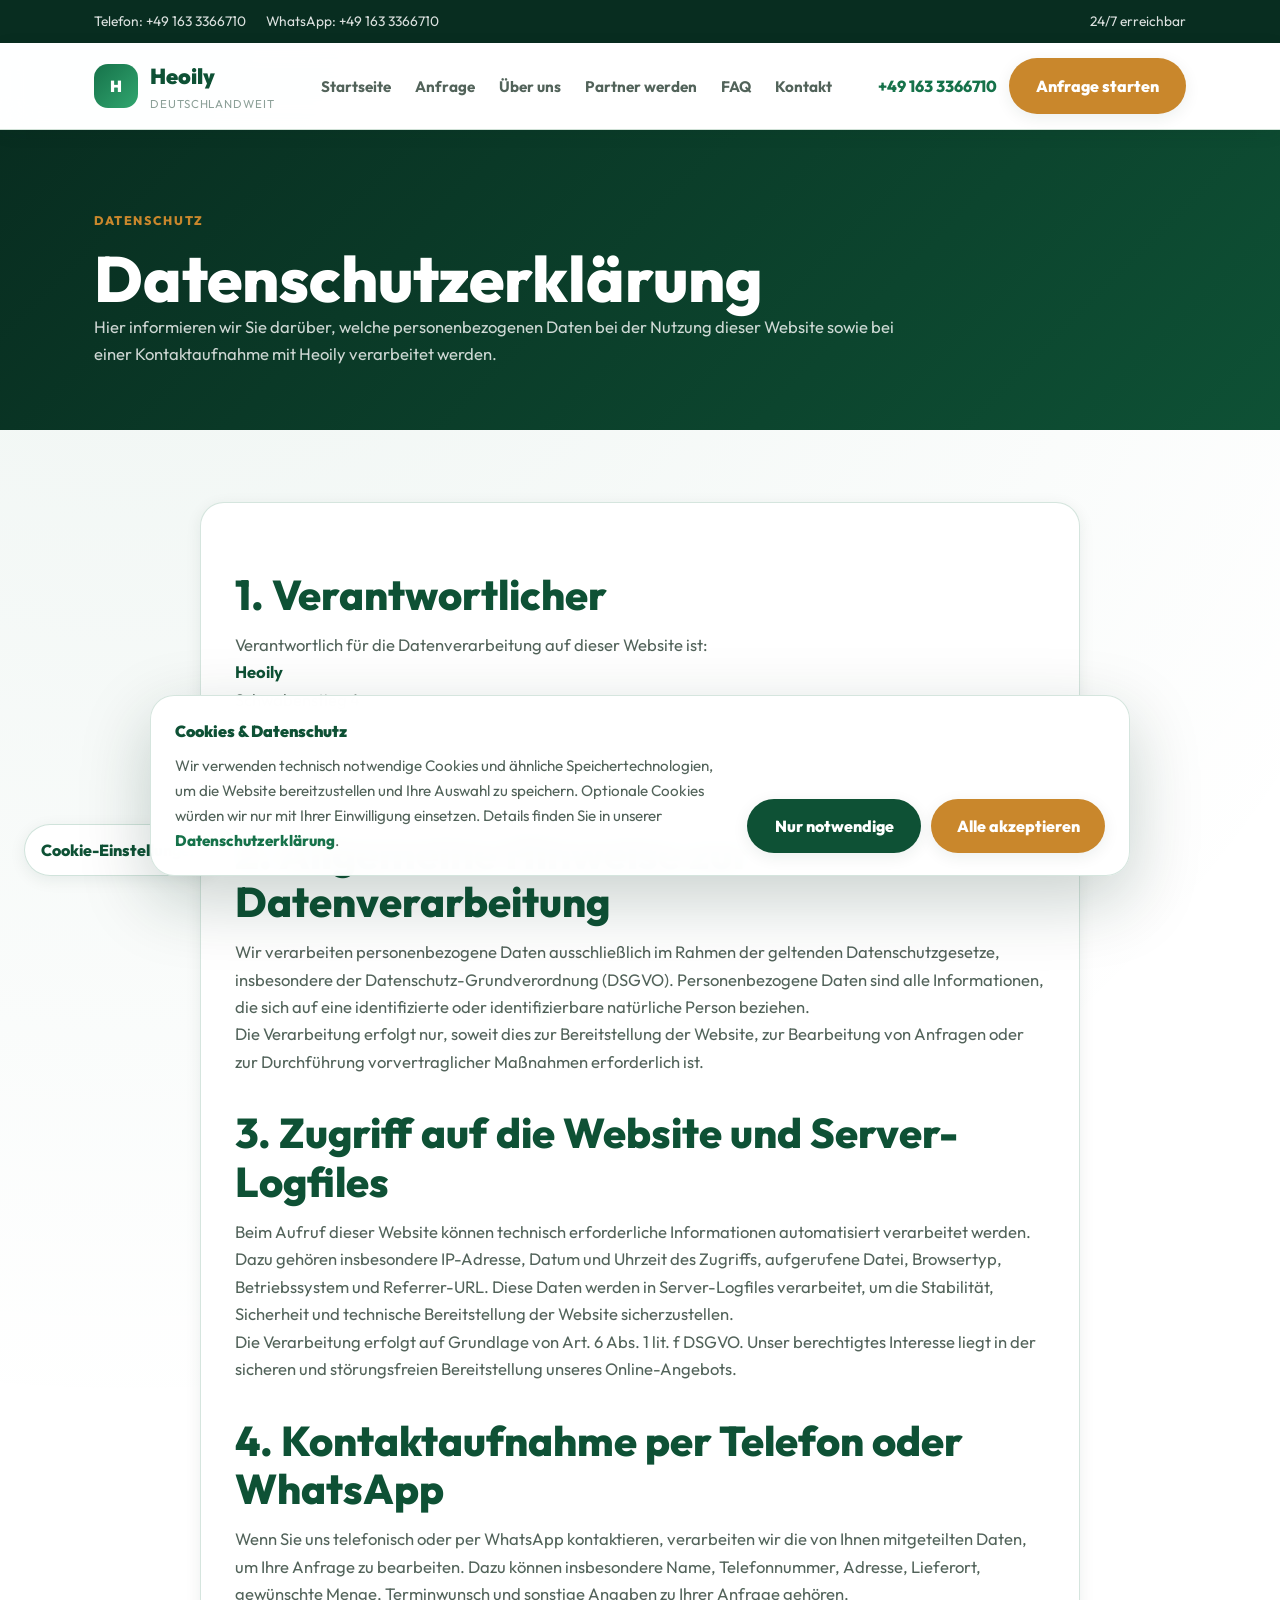
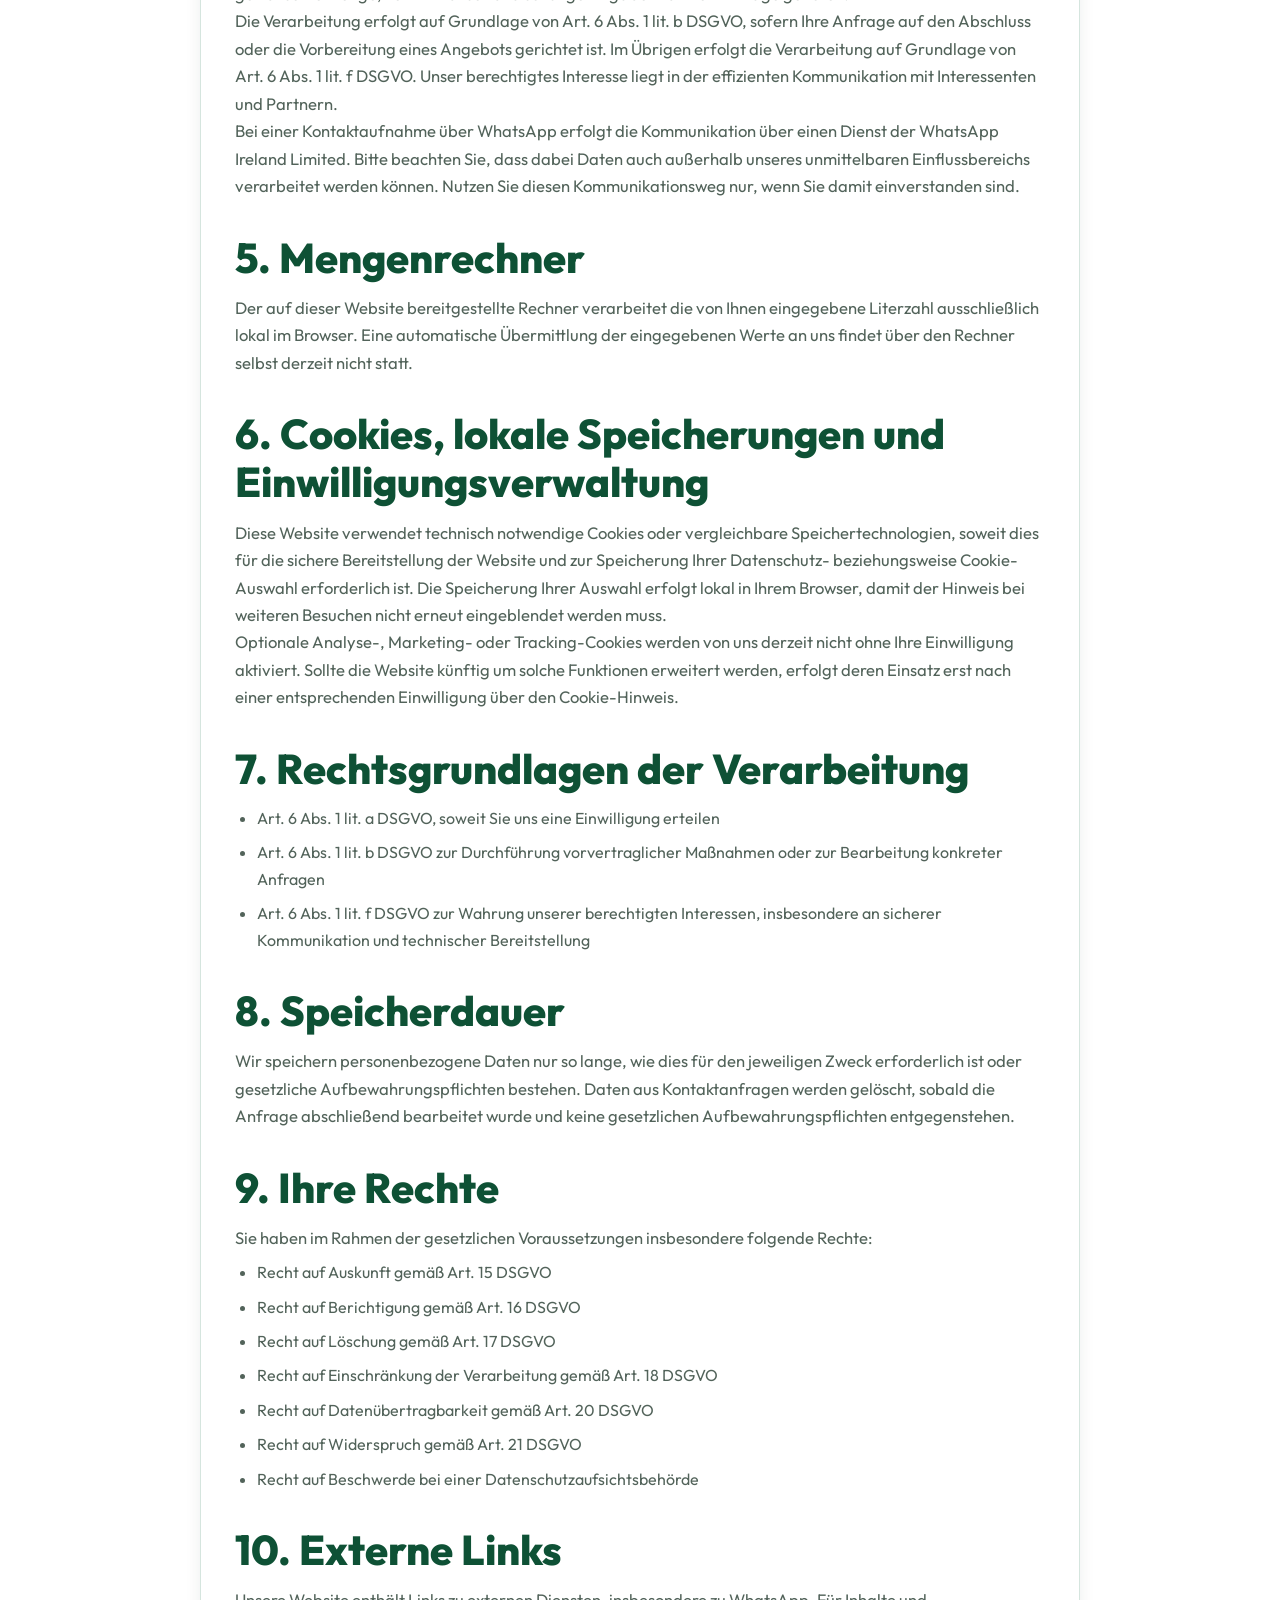
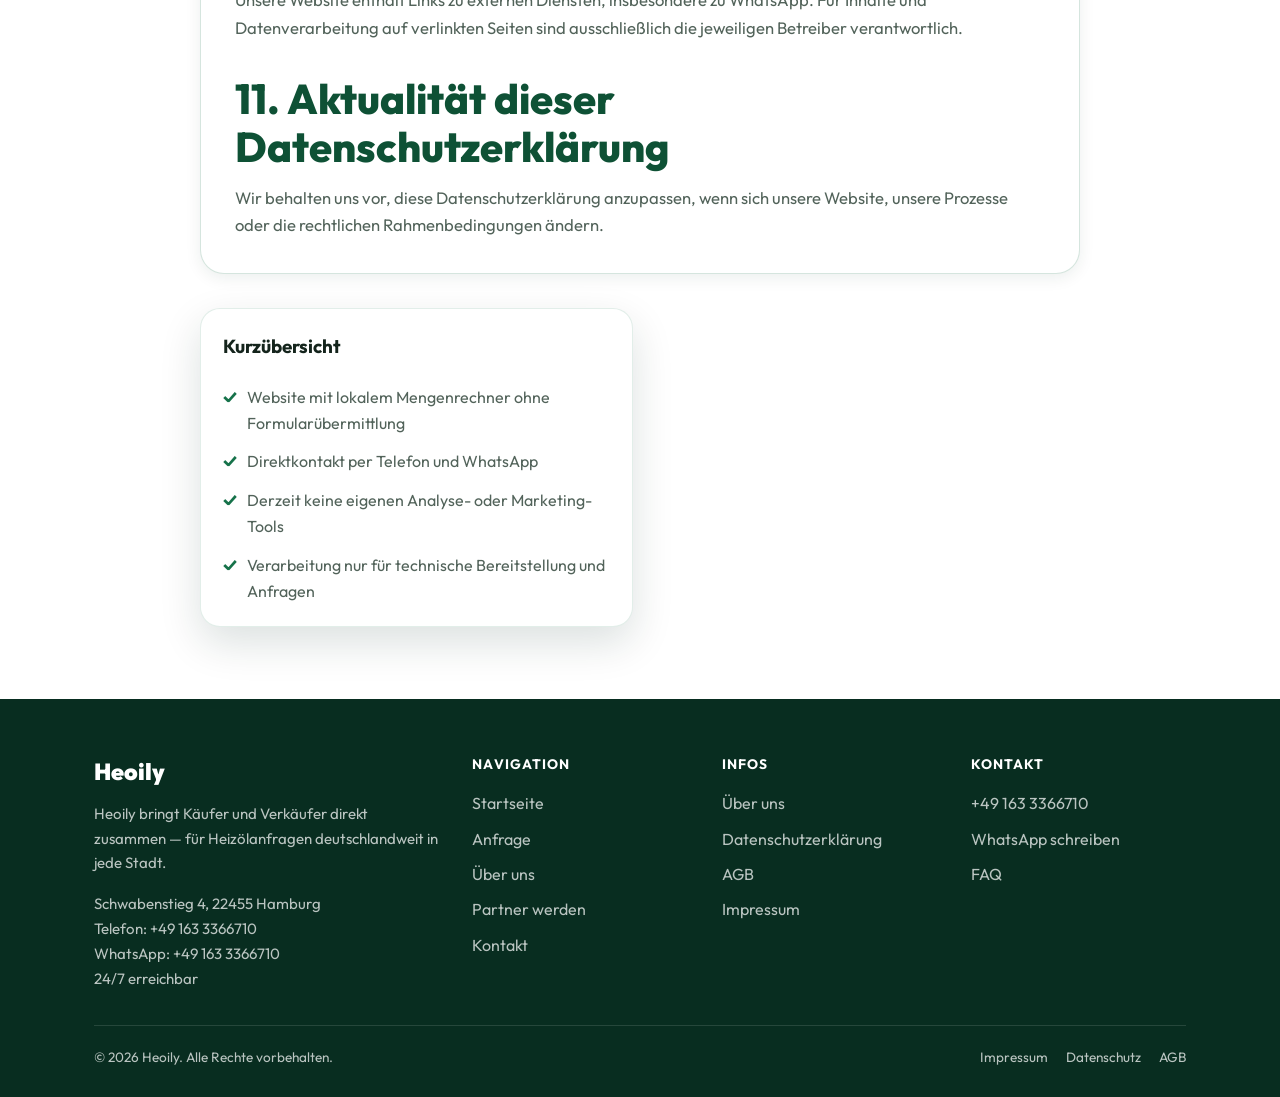
<file: datenschutz.html>
<!DOCTYPE html>
<html lang="de">
<head>
  <meta charset="UTF-8">
  <meta name="viewport" content="width=device-width, initial-scale=1.0">
  <title>Datenschutzerklärung — Heoily</title>
  <meta name="description" content="Datenschutzerklärung von Heoily mit Informationen zur Verarbeitung personenbezogener Daten auf der Website und bei Kontaktaufnahme per Telefon oder WhatsApp.">
  <link rel="preconnect" href="https://fonts.googleapis.com">
  <link rel="preconnect" href="https://fonts.gstatic.com" crossorigin>
  <link href="https://fonts.googleapis.com/css2?family=Outfit:wght@400;500;600;700;800;900&family=Source+Serif+4:ital,wght@0,400;0,600;1,400&display=swap" rel="stylesheet">
  <link rel="stylesheet" href="assets/style.css">
</head>
<body>
  <div class="topbar">
    <div class="container">
      <div class="topbar-inner">
        <div class="topbar-items">
          <a href="tel:+491633366710">Telefon: +49 163 3366710</a>
          <a href="https://wa.me/491633366710" target="_blank" rel="noopener">WhatsApp: +49 163 3366710</a>
        </div>
        <div class="topbar-items">
          <span>24/7 erreichbar</span>
        </div>
      </div>
    </div>
  </div>

  <nav class="navbar">
    <div class="navbar-inner">
      <a href="index.html" class="logo">
        <div class="logo-icon">H</div>
        <div>
          <div class="logo-text-main">Heoily</div>
          <div class="logo-text-sub">Deutschlandweit</div>
        </div>
      </a>
      <ul class="nav-links">
        <li><a href="index.html">Startseite</a></li>
        <li><a href="index.html#rechner">Anfrage</a></li>
        <li><a href="ueber-uns.html">Über uns</a></li>
        <li><a href="index.html#lieferant-werden">Partner werden</a></li>
        <li><a href="index.html#faq">FAQ</a></li>
        <li><a href="index.html#kontakt">Kontakt</a></li>
      </ul>
      <div class="nav-cta">
        <a class="nav-tel" href="tel:+491633366710">+49 163 3366710</a>
        <a href="index.html#rechner" class="btn btn-primary">Anfrage starten</a>
      </div>
      <button class="hamburger" onclick="toggleMenu()" aria-label="Menü öffnen">☰</button>
    </div>
    <div class="mobile-menu" id="mobile-menu">
      <ul>
        <li><a href="index.html">Startseite</a></li>
        <li><a href="index.html#rechner">Anfrage</a></li>
        <li><a href="ueber-uns.html">Über uns</a></li>
        <li><a href="index.html#lieferant-werden">Partner werden</a></li>
        <li><a href="index.html#faq">FAQ</a></li>
        <li><a href="index.html#kontakt">Kontakt</a></li>
      </ul>
    </div>
  </nav>

  <section class="page-hero">
    <div class="container">
      <div class="section-label">Datenschutz</div>
      <h1>Datenschutzerklärung</h1>
      <p>Hier informieren wir Sie darüber, welche personenbezogenen Daten bei der Nutzung dieser Website sowie bei einer Kontaktaufnahme mit Heoily verarbeitet werden.</p>
    </div>
  </section>

  <section class="page-content">
    <div class="container">
      <div class="page-grid legal-page-grid">
        <div class="page-copy text-page">
          <h2>1. Verantwortlicher</h2>
          <p>Verantwortlich für die Datenverarbeitung auf dieser Website ist:</p>
          <p><strong>Heoily</strong><br>Schwabenstieg 4<br>22455 Hamburg<br>Telefon: <a href="tel:+491633366710">+49 163 3366710</a><br>WhatsApp: <a href="https://wa.me/491633366710" target="_blank" rel="noopener">+49 163 3366710</a></p>

          <h2>2. Allgemeine Hinweise zur Datenverarbeitung</h2>
          <p>Wir verarbeiten personenbezogene Daten ausschließlich im Rahmen der geltenden Datenschutzgesetze, insbesondere der Datenschutz-Grundverordnung (DSGVO). Personenbezogene Daten sind alle Informationen, die sich auf eine identifizierte oder identifizierbare natürliche Person beziehen.</p>
          <p>Die Verarbeitung erfolgt nur, soweit dies zur Bereitstellung der Website, zur Bearbeitung von Anfragen oder zur Durchführung vorvertraglicher Maßnahmen erforderlich ist.</p>

          <h2>3. Zugriff auf die Website und Server-Logfiles</h2>
          <p>Beim Aufruf dieser Website können technisch erforderliche Informationen automatisiert verarbeitet werden. Dazu gehören insbesondere IP-Adresse, Datum und Uhrzeit des Zugriffs, aufgerufene Datei, Browsertyp, Betriebssystem und Referrer-URL. Diese Daten werden in Server-Logfiles verarbeitet, um die Stabilität, Sicherheit und technische Bereitstellung der Website sicherzustellen.</p>
          <p>Die Verarbeitung erfolgt auf Grundlage von Art. 6 Abs. 1 lit. f DSGVO. Unser berechtigtes Interesse liegt in der sicheren und störungsfreien Bereitstellung unseres Online-Angebots.</p>

          <h2>4. Kontaktaufnahme per Telefon oder WhatsApp</h2>
          <p>Wenn Sie uns telefonisch oder per WhatsApp kontaktieren, verarbeiten wir die von Ihnen mitgeteilten Daten, um Ihre Anfrage zu bearbeiten. Dazu können insbesondere Name, Telefonnummer, Adresse, Lieferort, gewünschte Menge, Terminwunsch und sonstige Angaben zu Ihrer Anfrage gehören.</p>
          <p>Die Verarbeitung erfolgt auf Grundlage von Art. 6 Abs. 1 lit. b DSGVO, sofern Ihre Anfrage auf den Abschluss oder die Vorbereitung eines Angebots gerichtet ist. Im Übrigen erfolgt die Verarbeitung auf Grundlage von Art. 6 Abs. 1 lit. f DSGVO. Unser berechtigtes Interesse liegt in der effizienten Kommunikation mit Interessenten und Partnern.</p>
          <p>Bei einer Kontaktaufnahme über WhatsApp erfolgt die Kommunikation über einen Dienst der WhatsApp Ireland Limited. Bitte beachten Sie, dass dabei Daten auch außerhalb unseres unmittelbaren Einflussbereichs verarbeitet werden können. Nutzen Sie diesen Kommunikationsweg nur, wenn Sie damit einverstanden sind.</p>

          <h2>5. Mengenrechner</h2>
          <p>Der auf dieser Website bereitgestellte Rechner verarbeitet die von Ihnen eingegebene Literzahl ausschließlich lokal im Browser. Eine automatische Übermittlung der eingegebenen Werte an uns findet über den Rechner selbst derzeit nicht statt.</p>

          <h2>6. Cookies, lokale Speicherungen und Einwilligungsverwaltung</h2>
          <p>Diese Website verwendet technisch notwendige Cookies oder vergleichbare Speichertechnologien, soweit dies für die sichere Bereitstellung der Website und zur Speicherung Ihrer Datenschutz- beziehungsweise Cookie-Auswahl erforderlich ist. Die Speicherung Ihrer Auswahl erfolgt lokal in Ihrem Browser, damit der Hinweis bei weiteren Besuchen nicht erneut eingeblendet werden muss.</p>
          <p>Optionale Analyse-, Marketing- oder Tracking-Cookies werden von uns derzeit nicht ohne Ihre Einwilligung aktiviert. Sollte die Website künftig um solche Funktionen erweitert werden, erfolgt deren Einsatz erst nach einer entsprechenden Einwilligung über den Cookie-Hinweis.</p>

          <h2>7. Rechtsgrundlagen der Verarbeitung</h2>
          <ul>
            <li>Art. 6 Abs. 1 lit. a DSGVO, soweit Sie uns eine Einwilligung erteilen</li>
            <li>Art. 6 Abs. 1 lit. b DSGVO zur Durchführung vorvertraglicher Maßnahmen oder zur Bearbeitung konkreter Anfragen</li>
            <li>Art. 6 Abs. 1 lit. f DSGVO zur Wahrung unserer berechtigten Interessen, insbesondere an sicherer Kommunikation und technischer Bereitstellung</li>
          </ul>

          <h2>8. Speicherdauer</h2>
          <p>Wir speichern personenbezogene Daten nur so lange, wie dies für den jeweiligen Zweck erforderlich ist oder gesetzliche Aufbewahrungspflichten bestehen. Daten aus Kontaktanfragen werden gelöscht, sobald die Anfrage abschließend bearbeitet wurde und keine gesetzlichen Aufbewahrungspflichten entgegenstehen.</p>

          <h2>9. Ihre Rechte</h2>
          <p>Sie haben im Rahmen der gesetzlichen Voraussetzungen insbesondere folgende Rechte:</p>
          <ul>
            <li>Recht auf Auskunft gemäß Art. 15 DSGVO</li>
            <li>Recht auf Berichtigung gemäß Art. 16 DSGVO</li>
            <li>Recht auf Löschung gemäß Art. 17 DSGVO</li>
            <li>Recht auf Einschränkung der Verarbeitung gemäß Art. 18 DSGVO</li>
            <li>Recht auf Datenübertragbarkeit gemäß Art. 20 DSGVO</li>
            <li>Recht auf Widerspruch gemäß Art. 21 DSGVO</li>
            <li>Recht auf Beschwerde bei einer Datenschutzaufsichtsbehörde</li>
          </ul>

          <h2>10. Externe Links</h2>
          <p>Unsere Website enthält Links zu externen Diensten, insbesondere zu WhatsApp. Für Inhalte und Datenverarbeitung auf verlinkten Seiten sind ausschließlich die jeweiligen Betreiber verantwortlich.</p>

          <h2>11. Aktualität dieser Datenschutzerklärung</h2>
          <p>Wir behalten uns vor, diese Datenschutzerklärung anzupassen, wenn sich unsere Website, unsere Prozesse oder die rechtlichen Rahmenbedingungen ändern.</p>
        </div>

        <div class="legal-meta">
          <div class="text-card">
            <h3>Kurzübersicht</h3>
            <ul class="check-list">
              <li>Website mit lokalem Mengenrechner ohne Formularübermittlung</li>
              <li>Direktkontakt per Telefon und WhatsApp</li>
              <li>Derzeit keine eigenen Analyse- oder Marketing-Tools</li>
              <li>Verarbeitung nur für technische Bereitstellung und Anfragen</li>
            </ul>
          </div>
        </div>
      </div>
    </div>
  </section>

  <footer class="footer">
    <div class="container">
      <div class="footer-grid">
        <div>
          <div class="footer-logo-text">Heoily</div>
          <p>Heoily bringt Käufer und Verkäufer direkt zusammen — für Heizölanfragen deutschlandweit in jede Stadt.</p>
          <p style="margin-top: 16px;">Schwabenstieg 4, 22455 Hamburg<br>Telefon: <a href="tel:+491633366710">+49 163 3366710</a><br>WhatsApp: <a href="https://wa.me/491633366710" target="_blank" rel="noopener">+49 163 3366710</a><br>24/7 erreichbar</p>
        </div>
        <div>
          <h4>Navigation</h4>
          <ul>
            <li><a href="index.html">Startseite</a></li>
            <li><a href="index.html#rechner">Anfrage</a></li>
            <li><a href="ueber-uns.html">Über uns</a></li>
            <li><a href="index.html#lieferant-werden">Partner werden</a></li>
            <li><a href="index.html#kontakt">Kontakt</a></li>
          </ul>
        </div>
        <div>
          <h4>Infos</h4>
          <ul>
            <li><a href="ueber-uns.html">Über uns</a></li>
            <li><a href="datenschutz.html">Datenschutzerklärung</a></li>
            <li><a href="agb.html">AGB</a></li>
            <li><a href="impressum.html">Impressum</a></li>
          </ul>
        </div>
        <div>
          <h4>Kontakt</h4>
          <ul>
            <li><a href="tel:+491633366710">+49 163 3366710</a></li>
            <li><a href="https://wa.me/491633366710" target="_blank" rel="noopener">WhatsApp schreiben</a></li>
            <li><a href="index.html#faq">FAQ</a></li>
          </ul>
        </div>
      </div>
      <div class="footer-bottom">
        <span>© 2026 Heoily. Alle Rechte vorbehalten.</span>
        <div style="display: flex; gap: 18px; flex-wrap: wrap;">
          <a href="impressum.html">Impressum</a>
          <a href="datenschutz.html">Datenschutz</a>
          <a href="agb.html">AGB</a>
        </div>
      </div>
    </div>
  </footer>

  <script src="assets/script.js"></script>
</body>
</html>
</file>
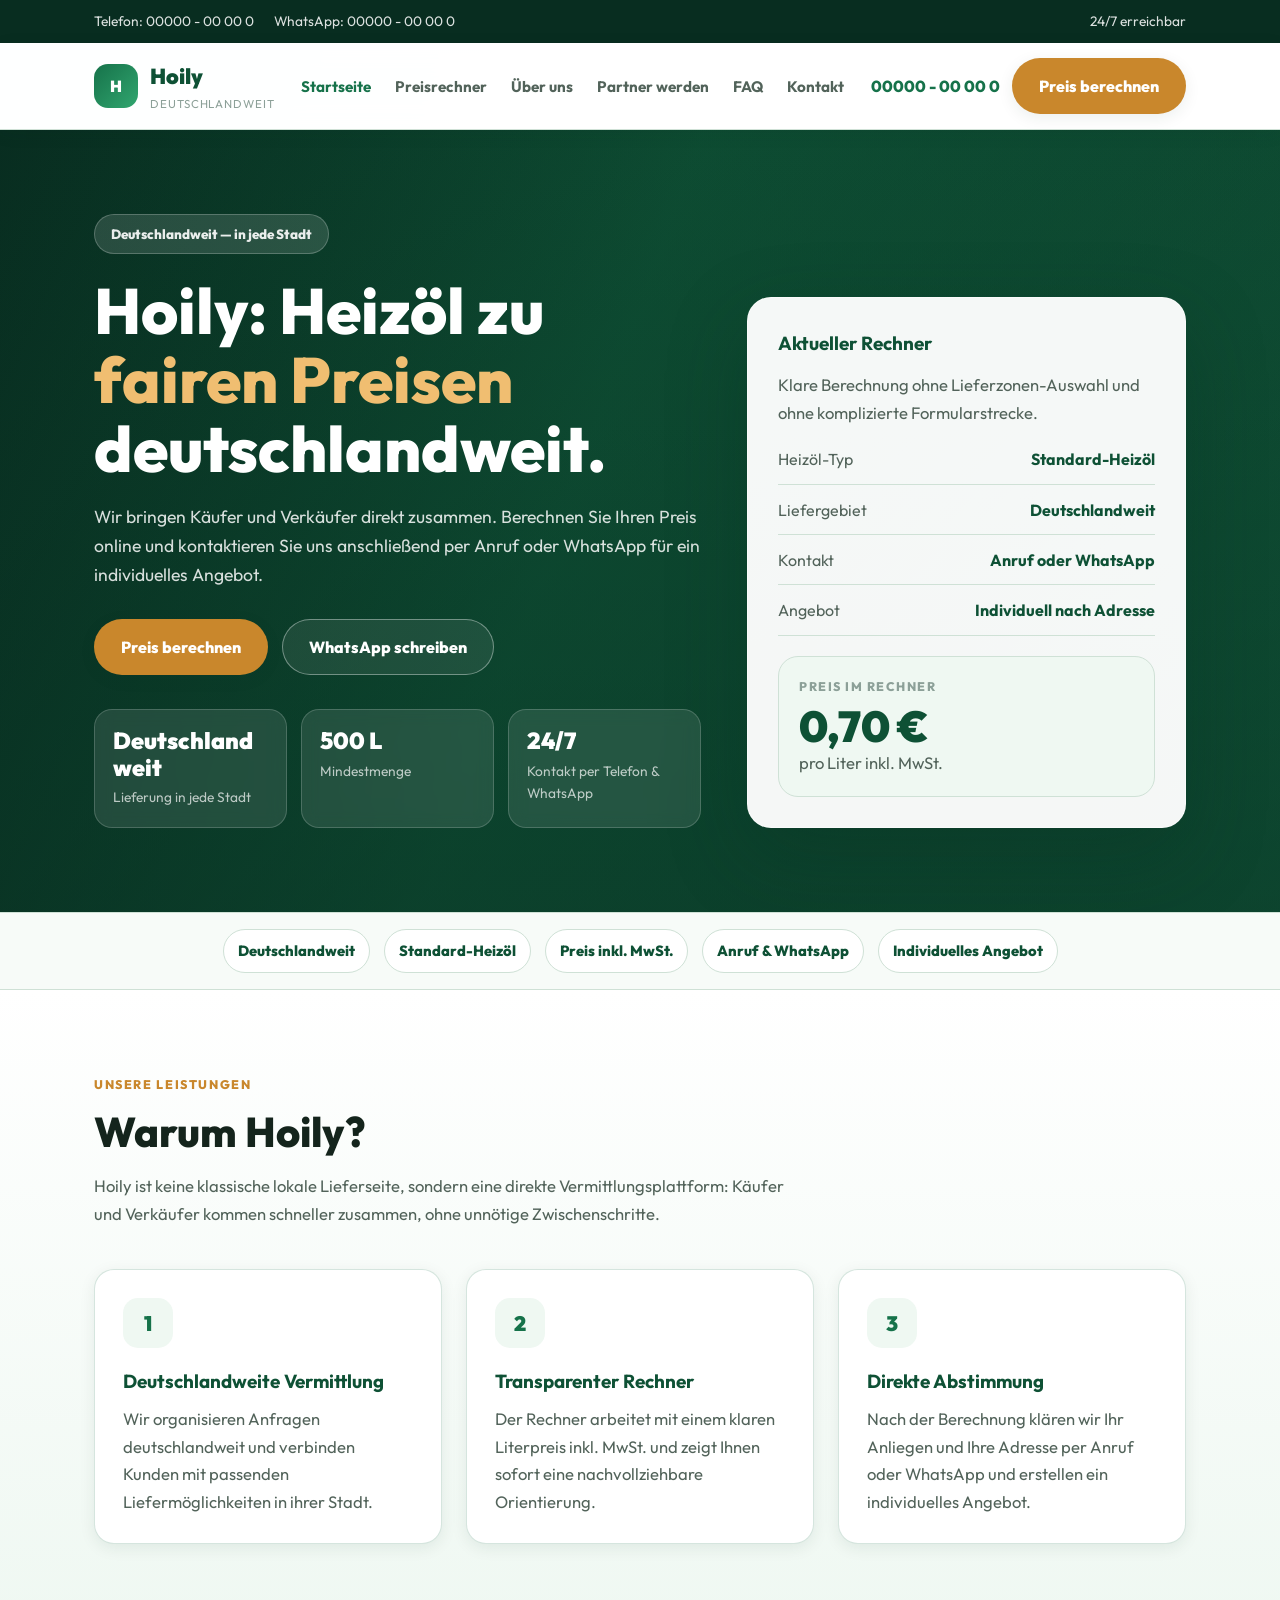
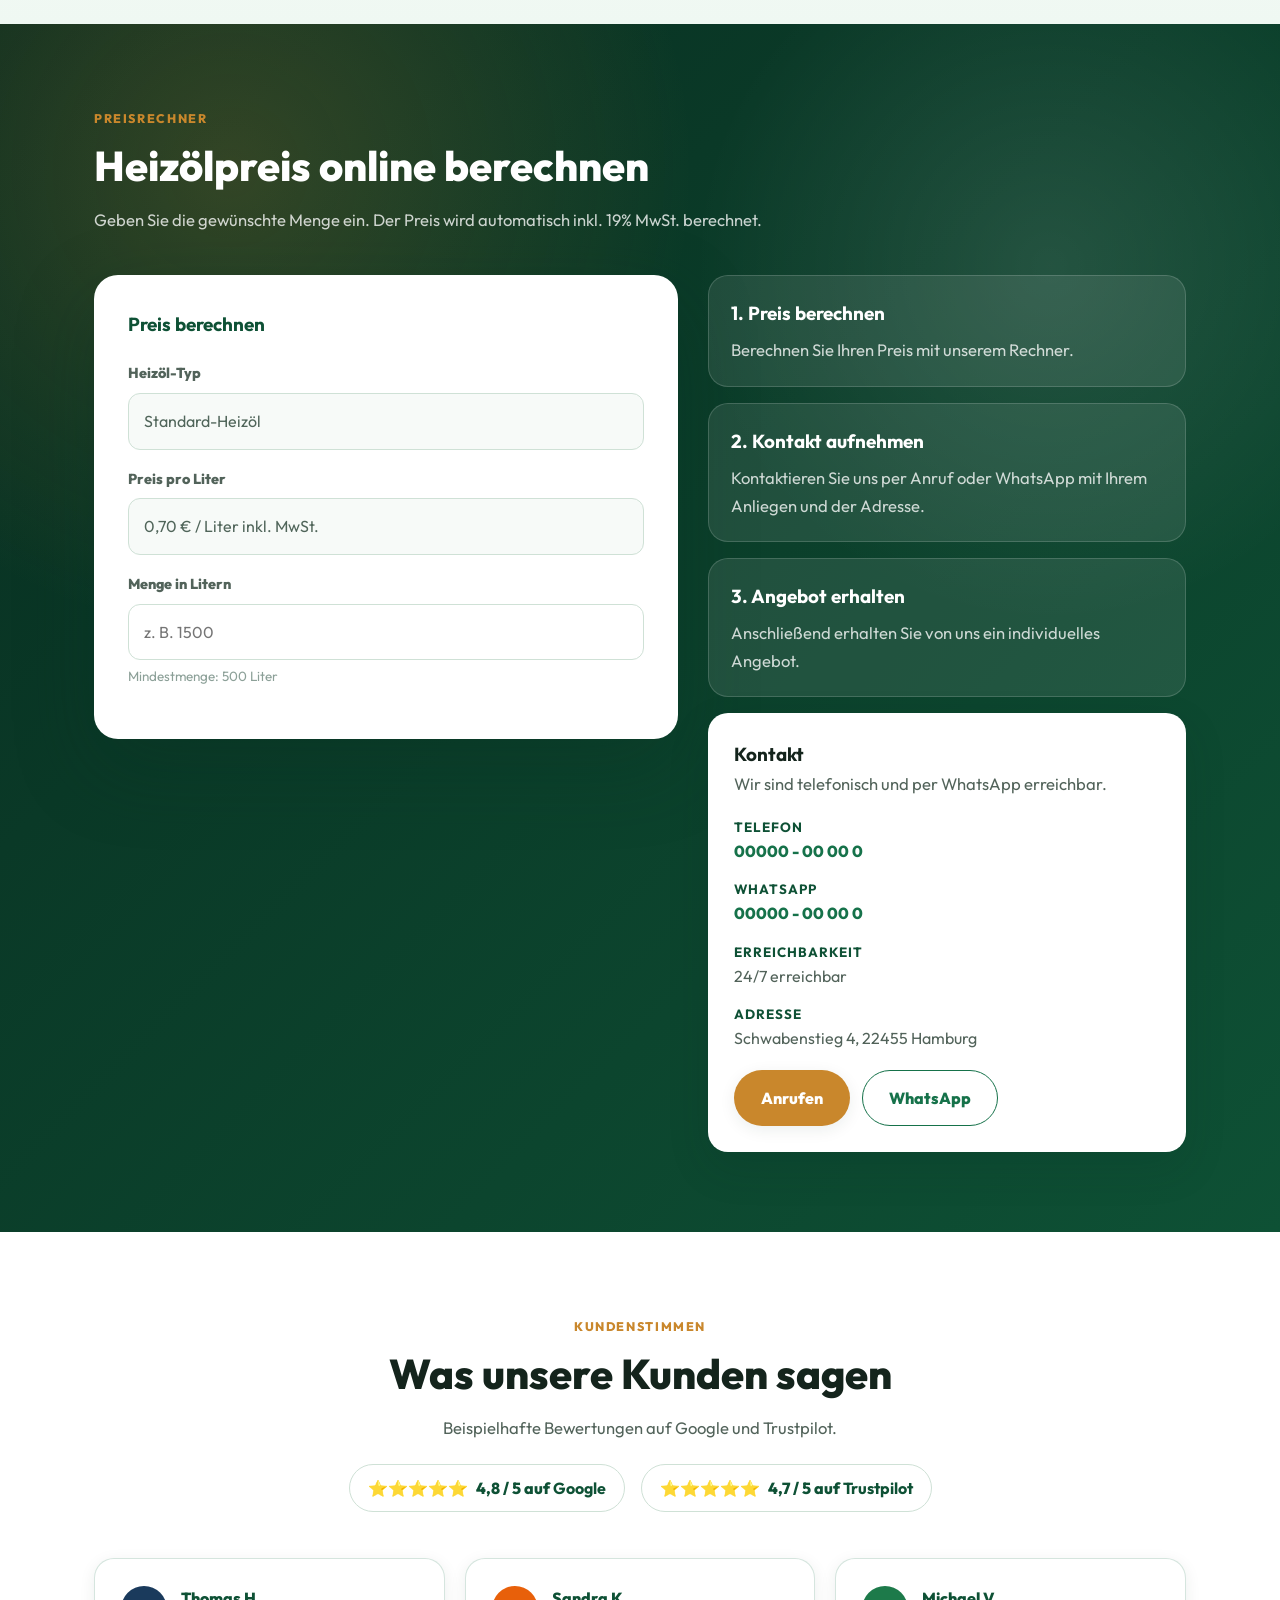
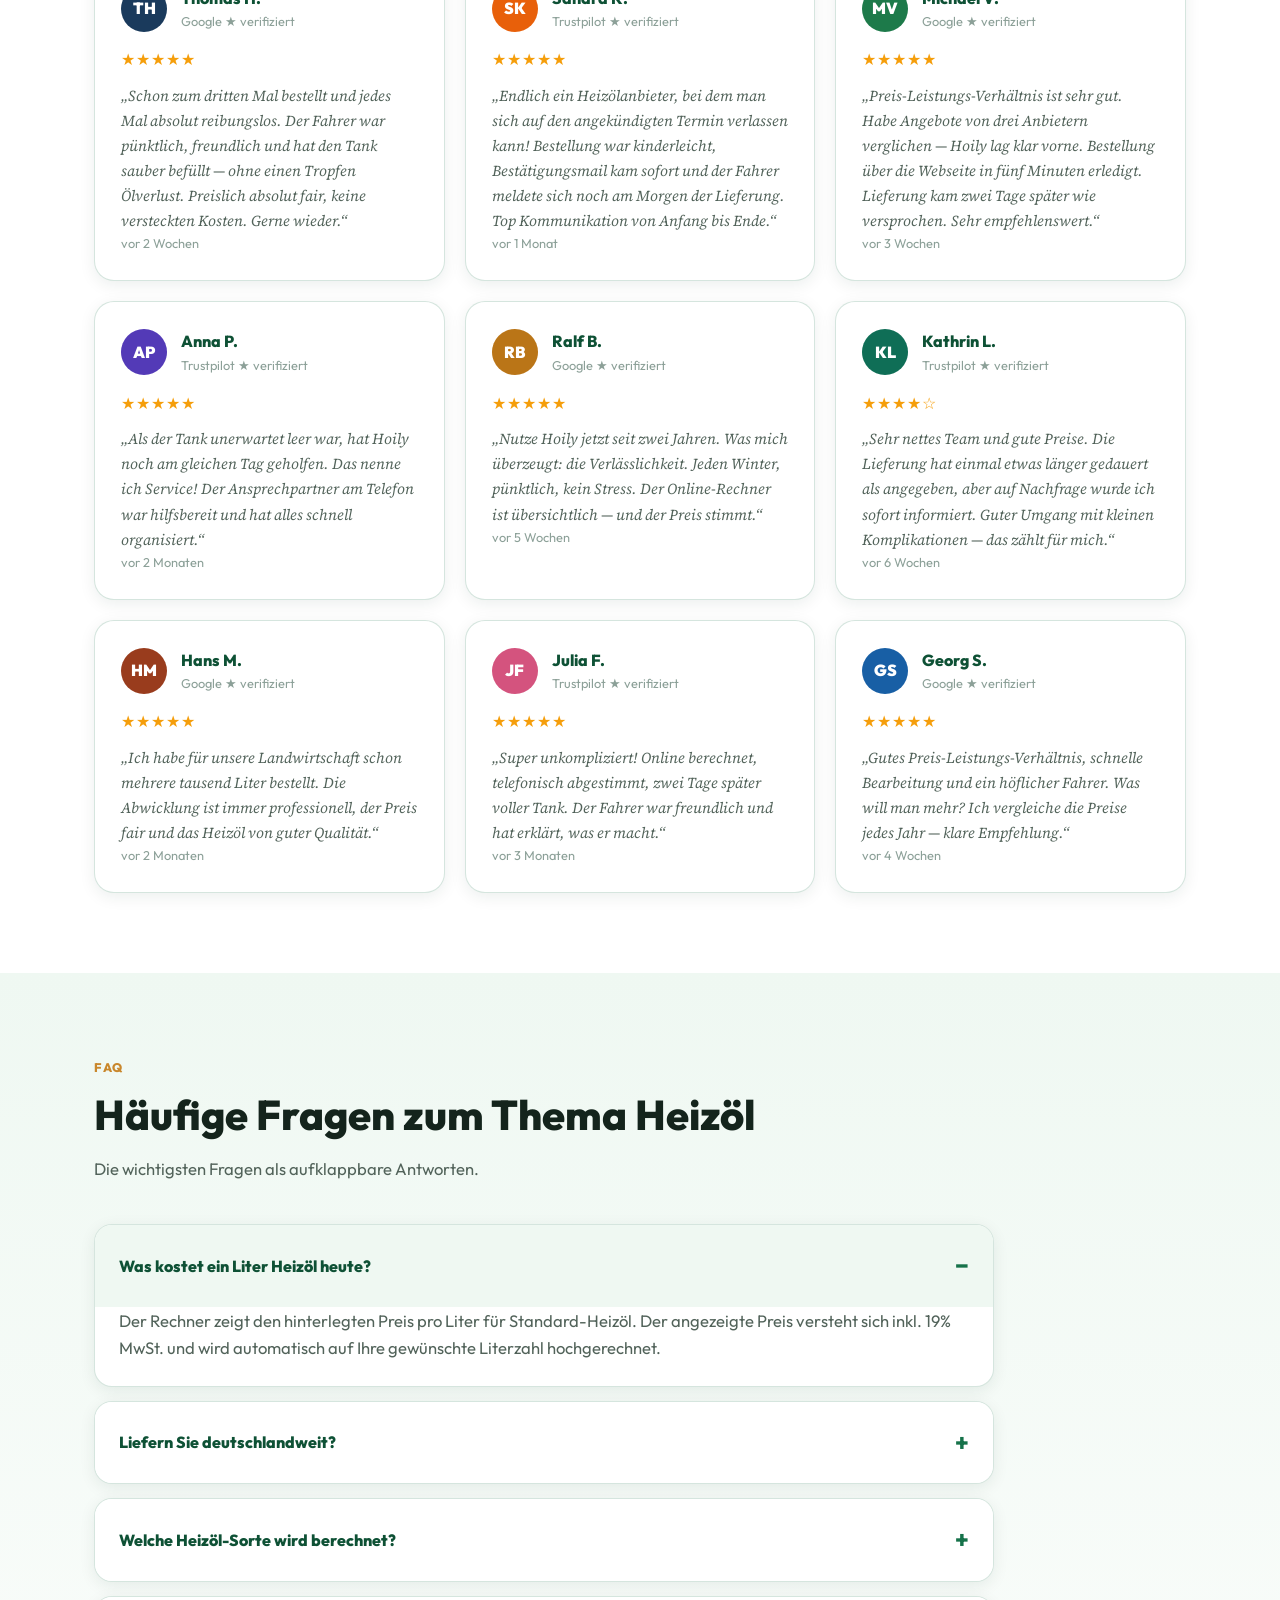
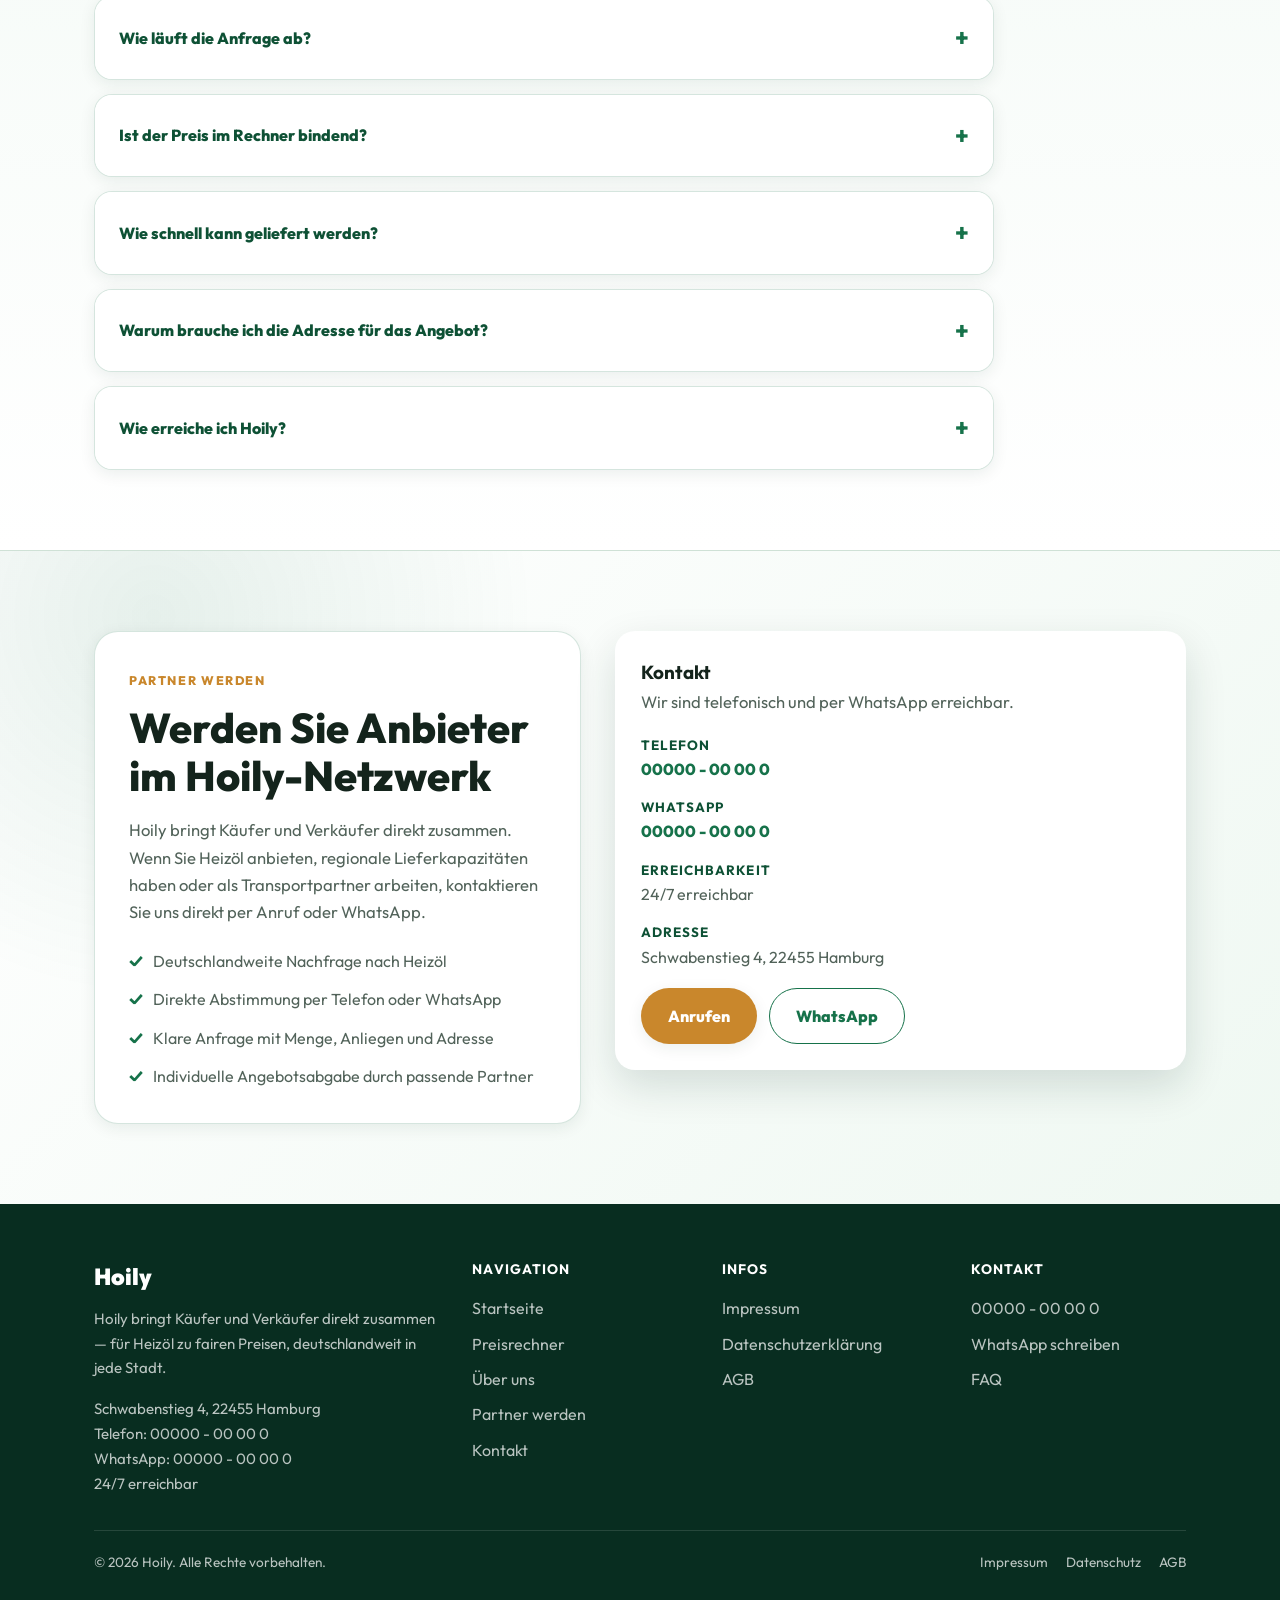
<file: hoily-final.html>
<!DOCTYPE html><html lang="de"><head><meta charset="UTF-8"><meta name="viewport" content="width=device-width, initial-scale=1.0"><title>Hoily — Heizöl deutschlandweit berechnen</title>
<!-- Version: final-partner-uses-calculator-contact-card --><meta name="description" content="Hoily bringt Käufer und Verkäufer direkt zusammen. Heizölpreis online berechnen und per Anruf oder WhatsApp ein individuelles Angebot erhalten."><link rel="preconnect" href="https://fonts.googleapis.com"><link rel="preconnect" href="https://fonts.gstatic.com" crossorigin><link href="https://fonts.googleapis.com/css2?family=Outfit:wght@400;500;600;700;800;900&family=Source+Serif+4:ital,wght@0,400;0,600;1,400&display=swap" rel="stylesheet"><style>

:root {
  --brand-primary: #16724A;
  --brand-secondary: #0E5135;
  --brand-accent: #C9872C;
  --brand-light: #EFF8F2;
  --brand-soft: #DCEFE4;
  --brand-dark: #082D20;
  --text-primary: #14241C;
  --text-secondary: #52635A;
  --text-muted: #8CA098;
  --white: #FFFFFF;
  --border: #CFE1D6;
  --radius-sm: 8px;
  --radius-md: 14px;
  --radius-lg: 24px;
  --shadow-sm: 0 4px 16px rgba(8,45,32,0.08);
  --shadow-md: 0 16px 42px rgba(8,45,32,0.14);
  --shadow-lg: 0 28px 80px rgba(8,45,32,0.28);

  /* HERO BACKGROUND IMAGE — ЗАМЕНИТЕ ФОТО В ШАПКЕ ЗДЕСЬ.
     Формат: --hero-image: url('ВАША_ССЫЛКА_НА_ФОТО_ГРУЗОВИКА_ИЛИ_ДОРОГИ');
     Сейчас используется внешнее фото. Если фото не загрузится в локальном предпросмотре,
     сайт всё равно покажет зелёный градиент как fallback.
  */
  --hero-image: url('https://images.unsplash.com/photo-1601584115197-04ecc0da31d7?auto=format&fit=crop&w=1800&q=80');
}
* { box-sizing: border-box; margin: 0; padding: 0; }
html { scroll-behavior: smooth; }
body {
  font-family: 'Outfit', sans-serif;
  color: var(--text-primary);
  background: radial-gradient(circle at 10% 0%, rgba(22,114,74,.08), transparent 32%), #fff;
  line-height: 1.65;
}
a { color: inherit; }
.container { max-width: 1140px; margin: 0 auto; padding: 0 24px; }
section { padding: 80px 0; }
p { font-size: 1.04rem; color: var(--text-secondary); }
h1 { font-size: clamp(2.15rem, 5vw, 4rem); font-weight: 800; line-height: 1.08; }
h2 { font-size: clamp(1.6rem, 3.5vw, 2.6rem); font-weight: 800; line-height: 1.16; }
h3 { font-size: 1.18rem; font-weight: 700; }
.section-label { display:inline-flex; align-items:center; gap:8px; font-size:.78rem; letter-spacing:.13em; text-transform:uppercase; font-weight:800; color:var(--brand-accent); margin-bottom:12px; }
.section-title { margin-bottom: 16px; }
.section-sub { max-width: 700px; margin-bottom: 42px; color: var(--text-secondary); }
.btn { display:inline-flex; align-items:center; justify-content:center; gap:9px; padding:14px 26px; border-radius:999px; text-decoration:none; border:1px solid transparent; font-weight:800; cursor:pointer; transition:.22s ease; }
.btn-primary { background:var(--brand-accent); color:#fff; box-shadow:var(--shadow-sm); }
.btn-primary:hover { transform:translateY(-1px); box-shadow:var(--shadow-md); }
.btn-outline { background:rgba(255,255,255,.08); border-color:rgba(255,255,255,.38); color:#fff; }
.btn-outline:hover { background:rgba(255,255,255,.15); }
.btn-outline-dark { background:#fff; border-color:var(--brand-primary); color:var(--brand-primary); }
.btn-outline-dark:hover { background:var(--brand-light); }
.topbar { background:var(--brand-dark); color:rgba(255,255,255,.86); font-size:.86rem; }
.topbar-inner { display:flex; justify-content:space-between; gap:18px; align-items:center; flex-wrap:wrap; padding:10px 0; }
.topbar-items { display:flex; gap:20px; align-items:center; flex-wrap:wrap; }
.topbar a, .topbar span { color:rgba(255,255,255,.86); text-decoration:none; }
.navbar { position:sticky; top:0; z-index:100; background:rgba(255,255,255,.94); border-bottom:1px solid var(--border); backdrop-filter:blur(14px); box-shadow:var(--shadow-sm); }
.navbar-inner { display:flex; align-items:center; justify-content:space-between; gap:20px; padding:15px 24px; max-width:1140px; margin:0 auto; }
.logo { display:flex; align-items:center; gap:12px; text-decoration:none; min-width:0; }
.logo-icon { width:44px; height:44px; border-radius:14px; background:linear-gradient(135deg,var(--brand-primary),#31A66F); color:white; display:grid; place-items:center; font-weight:900; flex-shrink:0; }
.logo-text-main { font-size:1.35rem; font-weight:900; color:var(--brand-secondary); }
.logo-text-sub { font-size:.72rem; color:var(--text-muted); letter-spacing:.08em; text-transform:uppercase; white-space:normal; overflow-wrap:anywhere; word-break:normal; }
.nav-links { display:flex; gap:24px; align-items:center; list-style:none; }
.nav-links a { color:var(--text-secondary); text-decoration:none; font-weight:700; font-size:.95rem; }
.nav-links a:hover, .nav-links a.active { color:var(--brand-primary); }
.nav-cta { display:flex; align-items:center; gap:12px; }
.nav-tel { color:var(--brand-primary); text-decoration:none; font-weight:800; white-space:nowrap; }
.hamburger { display:none; background:none; border:none; font-size:1.6rem; color:var(--brand-primary); cursor:pointer; }
.mobile-menu { display:none; position:absolute; top:75px; left:0; right:0; background:white; border-bottom:1px solid var(--border); box-shadow:var(--shadow-md); }
.mobile-menu.open { display:block; }
.mobile-menu ul { list-style:none; display:flex; flex-direction:column; gap:16px; padding:18px 24px 24px; }
.mobile-menu a { color:var(--text-secondary); text-decoration:none; font-weight:700; }
.hero {
  min-height: calc(100vh - 118px);
  display:flex; align-items:center; position:relative; overflow:hidden; color:#fff;
  background:
    linear-gradient(110deg, rgba(8,45,32,.88) 0%, rgba(14,81,53,.70) 45%, rgba(8,45,32,.36) 100%),
    var(--hero-image),
    linear-gradient(135deg, var(--brand-dark), var(--brand-primary));
  background-position:center;
  background-size:cover;
  background-repeat:no-repeat;
}
.hero::after { content:''; position:absolute; inset:0; background:linear-gradient(180deg, rgba(8,45,32,.05), rgba(8,45,32,.48)); pointer-events:none; }
.hero-inner { position:relative; z-index:1; display:grid; grid-template-columns:minmax(0,1.08fr) minmax(330px,.78fr); gap:46px; align-items:end; }
.hero-badge { display:inline-flex; align-items:center; gap:8px; background:rgba(255,255,255,.13); border:1px solid rgba(255,255,255,.22); border-radius:999px; padding:8px 16px; margin-bottom:22px; font-size:.84rem; font-weight:800; color:rgba(255,255,255,.9); max-width:100%; overflow-wrap:anywhere; }
.hero h1 { margin-bottom:18px; max-width:760px; }
.hero h1 span { color:#F0BE71; }
.hero-sub { color:rgba(255,255,255,.84); max-width:650px; margin-bottom:30px; font-size:1.1rem; }
.hero-actions { display:flex; gap:14px; flex-wrap:wrap; margin-bottom:34px; }
.hero-stats { display:grid; grid-template-columns:repeat(3,minmax(0,1fr)); gap:14px; max-width:720px; }
.hero-stat { background:rgba(255,255,255,.10); border:1px solid rgba(255,255,255,.18); border-radius:18px; padding:18px; backdrop-filter:blur(8px); min-width:0; }
.hero-stat-num { display:block; font-size:1.45rem; font-weight:900; color:white; overflow-wrap:anywhere; line-height:1.15; }
.hero-stat-label { display:block; margin-top:5px; color:rgba(255,255,255,.70); font-size:.86rem; }
.hero-card { background:rgba(255,255,255,.96); color:var(--text-primary); border-radius:var(--radius-lg); padding:30px; box-shadow:var(--shadow-lg); border:1px solid rgba(255,255,255,.45); }
.hero-card h3 { color:var(--brand-secondary); margin-bottom:12px; }
.info-list { list-style:none; margin:20px 0; display:flex; flex-direction:column; gap:12px; }
.info-list li { display:flex; justify-content:space-between; gap:16px; border-bottom:1px solid var(--border); padding-bottom:11px; color:var(--text-secondary); }
.info-list strong { color:var(--brand-secondary); text-align:right; }
.price-box { background:var(--brand-light); border:1px solid var(--border); border-radius:20px; padding:20px; }
.price-label { font-size:.78rem; letter-spacing:.12em; text-transform:uppercase; color:var(--text-muted); font-weight:800; margin-bottom:8px; }
.price-big { font-size:2.7rem; font-weight:900; color:var(--brand-secondary); line-height:1; }
.trust-bar { background:#F7FBF8; border-top:1px solid var(--border); border-bottom:1px solid var(--border); }
.trust-bar-inner { display:flex; justify-content:center; gap:14px; flex-wrap:wrap; padding:16px 0; }
.trust-chip { background:white; border:1px solid var(--border); border-radius:999px; padding:9px 14px; color:var(--brand-secondary); font-weight:800; font-size:.92rem; }
.features-section { background:linear-gradient(180deg,#fff 0%,var(--brand-light) 100%); }
.features-grid { display:grid; grid-template-columns:repeat(3,minmax(0,1fr)); gap:24px; }
.feature-card { background:white; border:1px solid rgba(22,114,74,.18); border-radius:20px; padding:28px; box-shadow:var(--shadow-sm); transition:.22s ease; }
.feature-card:hover { transform:translateY(-3px); box-shadow:var(--shadow-md); }
.feature-icon { width:50px; height:50px; background:var(--brand-light); color:var(--brand-primary); border-radius:15px; display:grid; place-items:center; font-weight:900; font-size:1.3rem; margin-bottom:18px; }
.feature-card h3 { color:var(--brand-secondary); margin-bottom:8px; }
.calc-section { background:linear-gradient(135deg,var(--brand-dark),var(--brand-secondary)); color:#fff; position:relative; overflow:hidden; }
.calc-section::before { content:''; position:absolute; inset:0; background:radial-gradient(circle at 18% 12%, rgba(201,135,44,.22), transparent 31%), radial-gradient(circle at 82% 20%, rgba(255,255,255,.10), transparent 25%); pointer-events:none; }
.calc-section .container { position:relative; z-index:1; }
.calc-section .section-sub, .calc-section p { color:rgba(255,255,255,.78); }
.calc-wrapper { display:grid; grid-template-columns:minmax(0,1fr) minmax(330px,.82fr); gap:30px; align-items:start; }
.calc-box { background:white; color:var(--text-primary); border-radius:var(--radius-lg); padding:34px; box-shadow:var(--shadow-lg); }
.calc-box h3 { color:var(--brand-secondary); margin-bottom:22px; }
.form-group { margin-bottom:18px; }
.form-group label { display:block; font-weight:800; color:var(--text-secondary); margin-bottom:7px; font-size:.9rem; }
.form-group input, .form-group select { width:100%; border:1.5px solid var(--border); border-radius:12px; padding:14px 15px; font:inherit; color:var(--text-primary); background:white; }
.form-group input[disabled], .form-group select[disabled] { background:#F7FAF8; color:#50655A; cursor:not-allowed; }
.form-group input:focus { outline:none; border-color:var(--brand-primary); box-shadow:0 0 0 4px rgba(22,114,74,.10); }
.form-hint { color:var(--text-muted); font-size:.84rem; margin-top:5px; }
.calc-result { margin-top:22px; padding:22px; background:var(--brand-light); border:1px solid var(--border); border-radius:18px; display:none; }
.result-row { display:flex; justify-content:space-between; gap:12px; padding:9px 0; border-bottom:1px solid var(--border); }
.result-row:last-child { border-bottom:none; }
.result-label { color:var(--text-secondary); }
.result-val { color:var(--brand-secondary); font-weight:900; text-align:right; }
.result-total .result-val { color:var(--brand-accent); font-size:1.35rem; }
.calc-info { display:grid; gap:16px; }
.step-card { background:rgba(255,255,255,.09); border:1px solid rgba(255,255,255,.16); border-radius:20px; padding:22px; }
.step-card h3 { color:#fff; margin-bottom:7px; }
.contact-card { background:white; color:var(--text-primary); border-radius:20px; padding:26px; box-shadow:var(--shadow-md); }
.contact-card p { color:var(--text-secondary); }
.contact-list { list-style:none; display:flex; flex-direction:column; gap:14px; margin:18px 0; }
.contact-list li { display:flex; gap:12px; align-items:flex-start; color:var(--text-secondary); }
.contact-list strong { display:block; color:var(--brand-secondary); font-size:.84rem; letter-spacing:.08em; text-transform:uppercase; }
.contact-list a { text-decoration:none; color:var(--brand-primary); font-weight:800; }
.reviews-section { background:#fff; }
.reviews-header { text-align:center; margin-bottom:46px; }
.reviews-platforms { display:flex; justify-content:center; gap:16px; flex-wrap:wrap; margin-top:22px; }
.platform-badge { display:flex; align-items:center; gap:8px; padding:10px 18px; border:1px solid var(--border); border-radius:999px; background:white; color:var(--brand-secondary); font-weight:800; }
.reviews-grid { display:grid; grid-template-columns:repeat(3,minmax(0,1fr)); gap:20px; }
.review-card { background:white; border:1px solid rgba(22,114,74,.18); border-radius:20px; padding:26px; box-shadow:var(--shadow-sm); }
.review-top { display:flex; align-items:center; gap:14px; margin-bottom:14px; }
.reviewer-avatar { width:46px; height:46px; border-radius:50%; display:grid; place-items:center; color:white; font-weight:900; }
.reviewer-name { color:var(--brand-secondary); font-weight:800; }
.review-source, .review-date { color:var(--text-muted); font-size:.8rem; }
.review-stars { color:#F59E0B; margin-bottom:10px; letter-spacing:1px; }
.review-text { font-family:'Source Serif 4', serif; font-style:italic; color:var(--text-secondary); font-size:.95rem; }
.faq-section { background:linear-gradient(180deg,var(--brand-light) 0%,#fff 100%); }
.faq-layout { display:grid; gap:14px; max-width:900px; }
.faq-item { background:white; border:1px solid rgba(22,114,74,.18); border-radius:18px; box-shadow:var(--shadow-sm); overflow:hidden; }
.faq-question { width:100%; border:none; background:white; padding:21px 24px; display:flex; align-items:center; justify-content:space-between; gap:18px; text-align:left; cursor:pointer; font:inherit; font-weight:800; color:var(--brand-secondary); }
.faq-question span:first-child { overflow-wrap:anywhere; }
.faq-question span:last-child { font-size:1.5rem; color:var(--brand-primary); flex-shrink:0; }
.faq-answer { display:none; padding:0 24px 24px; }
.faq-answer p { color:var(--text-secondary); }
.faq-item.active .faq-answer { display:block; }
.faq-item.active .faq-question { background:var(--brand-light); }
.info-links { background:linear-gradient(135deg,#fff,var(--brand-light)); border-top:1px solid var(--border); }
.link-grid { display:grid; grid-template-columns:repeat(2,minmax(0,1fr)); gap:18px; }
.link-card { display:block; background:white; border:1px solid rgba(22,114,74,.18); border-radius:20px; padding:24px; text-decoration:none; box-shadow:var(--shadow-sm); transition:.22s ease; }
.link-card:hover { transform:translateY(-2px); box-shadow:var(--shadow-md); }
.link-card h3 { color:var(--brand-secondary); margin-bottom:7px; }
.page-hero { background:linear-gradient(135deg,var(--brand-dark),var(--brand-secondary)); color:white; padding:76px 0 62px; }
.page-hero p { color:rgba(255,255,255,.80); max-width:800px; }
.page-content { padding:72px 0; }
.text-page { max-width:880px; }
.text-page h2 { color:var(--brand-secondary); margin:34px 0 12px; }
.text-page h3 { color:var(--brand-secondary); margin:26px 0 10px; }
.text-page ul { padding-left:22px; color:var(--text-secondary); }
.text-page li { margin:8px 0; }
.footer { background:var(--brand-dark); color:rgba(255,255,255,.72); padding:54px 0 28px; }
.footer-grid { display:grid; grid-template-columns:1.6fr 1fr 1fr 1fr; gap:34px; margin-bottom:34px; }
.footer-logo-text { color:white; font-size:1.45rem; font-weight:900; margin-bottom:10px; }
.footer h4 { color:white; text-transform:uppercase; letter-spacing:.08em; font-size:.86rem; margin-bottom:14px; }
.footer p { color:rgba(255,255,255,.72); font-size:.94rem; }
.footer ul { list-style:none; display:flex; flex-direction:column; gap:9px; }
.footer a { color:rgba(255,255,255,.72); text-decoration:none; }
.footer a:hover { color:white; }
.footer-bottom { display:flex; justify-content:space-between; gap:16px; flex-wrap:wrap; border-top:1px solid rgba(255,255,255,.12); padding-top:20px; font-size:.85rem; }
@media (max-width: 1000px) {
  .hero-inner, .calc-wrapper { grid-template-columns:1fr; }
  .features-grid, .reviews-grid, .footer-grid { grid-template-columns:1fr 1fr; }
}
@media (max-width: 860px) {
  .nav-links, .nav-cta .btn { display:none; }
  .hamburger { display:block; }
  .nav-cta { margin-left:auto; }
  .hero { min-height:auto; padding:74px 0; }
  .hero-stats, .features-grid, .reviews-grid, .footer-grid, .link-grid { grid-template-columns:1fr; }
}
@media (max-width: 600px) {
  section { padding:58px 0; }
  .container { padding:0 18px; }
  .navbar-inner { padding:13px 18px; }
  .topbar-inner { gap:8px; }
  .topbar-items { gap:10px; }
  .hero-actions { flex-direction:column; align-items:stretch; }
  .hero-card, .calc-box { padding:24px; }
  .info-list li, .result-row { flex-direction:column; gap:3px; }
  .info-list strong, .result-val { text-align:left; }
}


/* PARTNER BLOCK PATCH — финальный блок вместо ссылок */
.partner-section {
  background:
    radial-gradient(circle at 12% 10%, rgba(22,114,74,.10), transparent 30%),
    linear-gradient(135deg, #FFFFFF 0%, var(--brand-light) 100%);
  border-top: 1px solid var(--border);
}
.partner-grid {
  display: grid;
  grid-template-columns: minmax(0, .92fr) minmax(320px, 1.08fr);
  gap: 34px;
  align-items: start;
}
.partner-copy {
  background: white;
  border: 1px solid rgba(22,114,74,.18);
  border-radius: var(--radius-lg);
  padding: 34px;
  box-shadow: var(--shadow-sm);
}
.partner-copy ul {
  list-style: none;
  display: grid;
  gap: 12px;
  margin-top: 22px;
}
.partner-copy li {
  display: flex;
  gap: 10px;
  color: var(--text-secondary);
}
.partner-copy li::before {
  content: '✓';
  color: var(--brand-primary);
  font-weight: 900;
}
.form-row { display: grid; grid-template-columns: 1fr 1fr; gap: 16px; }
.form-group textarea {
  width: 100%;
  border: 1.5px solid var(--border);
  border-radius: 12px;
  padding: 14px 15px;
  font: inherit;
  color: var(--text-primary);
  background: white;
  min-height: 110px;
  resize: vertical;
}
.form-group textarea:focus {
  outline: none;
  border-color: var(--brand-primary);
  box-shadow: 0 0 0 4px rgba(22,114,74,.10);
}
.partner-actions { display: flex; gap: 12px; flex-wrap: wrap; margin-top: 6px; }
@media (max-width: 900px) {
  .partner-grid, .form-row { grid-template-columns: 1fr; }
}

</style></head><body>
<div class="topbar">
  <div class="container">
    <div class="topbar-inner">
      <div class="topbar-items">
        <a href="tel:+490000000000">Telefon: 00000 - 00 00 0</a>
        <a href="https://wa.me/490000000000" target="_blank" rel="noopener">WhatsApp: 00000 - 00 00 0</a>
      </div>
      <div class="topbar-items">
        <span>24/7 erreichbar</span>
      </div>
    </div>
  </div>
</div>
<nav class="navbar">
  <div class="navbar-inner">
    <a href="index.html" class="logo">
      <div class="logo-icon">H</div>
      <div>
        <div class="logo-text-main">Hoily</div>
        <div class="logo-text-sub">Deutschlandweit</div>
      </div>
    </a>
    <ul class="nav-links"><li><a href="index.html" class="active">Startseite</a></li><li><a href="index.html#rechner" class="">Preisrechner</a></li><li><a href="ueber-uns.html" class="">Über uns</a></li><li><a href="#lieferant-werden" class="">Partner werden</a></li><li><a href="index.html#faq" class="">FAQ</a></li><li><a href="index.html#kontakt" class="">Kontakt</a></li></ul>
    <div class="nav-cta">
      <a class="nav-tel" href="tel:+490000000000">00000 - 00 00 0</a>
      <a href="index.html#rechner" class="btn btn-primary">Preis berechnen</a>
    </div>
    <button class="hamburger" onclick="toggleMenu()" aria-label="Menü öffnen">☰</button>
  </div>
  <div class="mobile-menu" id="mobile-menu"><ul><li><a href="index.html">Startseite</a></li><li><a href="index.html#rechner">Preisrechner</a></li><li><a href="ueber-uns.html">Über uns</a></li><li><a href="#lieferant-werden">Partner werden</a></li><li><a href="index.html#faq">FAQ</a></li><li><a href="index.html#kontakt">Kontakt</a></li></ul></div>
</nav>
<section class="hero" id="start">
  <div class="container">
    <div class="hero-inner">
      <div>
        <div class="hero-badge">Deutschlandweit — in jede Stadt</div>
        <h1>Hoily: Heizöl zu <span>fairen Preisen</span> deutschlandweit.</h1>
        <p class="hero-sub">Wir bringen Käufer und Verkäufer direkt zusammen. Berechnen Sie Ihren Preis online und kontaktieren Sie uns anschließend per Anruf oder WhatsApp für ein individuelles Angebot.</p>
        <div class="hero-actions"><a href="#rechner" class="btn btn-primary">Preis berechnen</a><a href="https://wa.me/490000000000" target="_blank" rel="noopener" class="btn btn-outline">WhatsApp schreiben</a></div>
        <div class="hero-stats"><div class="hero-stat"><span class="hero-stat-num">Deutschlandweit</span><span class="hero-stat-label">Lieferung in jede Stadt</span></div><div class="hero-stat"><span class="hero-stat-num">500 L</span><span class="hero-stat-label">Mindestmenge</span></div><div class="hero-stat"><span class="hero-stat-num">24/7</span><span class="hero-stat-label">Kontakt per Telefon & WhatsApp</span></div></div>
      </div>
      <div class="hero-card">
        <h3>Aktueller Rechner</h3>
        <p>Klare Berechnung ohne Lieferzonen-Auswahl und ohne komplizierte Formularstrecke.</p>
        <ul class="info-list"><li><span>Heizöl-Typ</span><strong>Standard-Heizöl</strong></li><li><span>Liefergebiet</span><strong>Deutschlandweit</strong></li><li><span>Kontakt</span><strong>Anruf oder WhatsApp</strong></li><li><span>Angebot</span><strong>Individuell nach Adresse</strong></li></ul>
        <div class="price-box"><div class="price-label">Preis im Rechner</div><div class="price-big">0,70 €</div><p>pro Liter inkl. MwSt.</p></div>
      </div>
    </div>
  </div>
</section>
<div class="trust-bar"><div class="container"><div class="trust-bar-inner"><div class="trust-chip">Deutschlandweit</div><div class="trust-chip">Standard-Heizöl</div><div class="trust-chip">Preis inkl. MwSt.</div><div class="trust-chip">Anruf & WhatsApp</div><div class="trust-chip">Individuelles Angebot</div></div></div></div>
<section class="features-section" id="leistungen"><div class="container"><div class="section-label">Unsere Leistungen</div><h2 class="section-title">Warum Hoily?</h2><p class="section-sub">Hoily ist keine klassische lokale Lieferseite, sondern eine direkte Vermittlungsplattform: Käufer und Verkäufer kommen schneller zusammen, ohne unnötige Zwischenschritte.</p><div class="features-grid"><div class="feature-card"><div class="feature-icon">1</div><h3>Deutschlandweite Vermittlung</h3><p>Wir organisieren Anfragen deutschlandweit und verbinden Kunden mit passenden Liefermöglichkeiten in ihrer Stadt.</p></div><div class="feature-card"><div class="feature-icon">2</div><h3>Transparenter Rechner</h3><p>Der Rechner arbeitet mit einem klaren Literpreis inkl. MwSt. und zeigt Ihnen sofort eine nachvollziehbare Orientierung.</p></div><div class="feature-card"><div class="feature-icon">3</div><h3>Direkte Abstimmung</h3><p>Nach der Berechnung klären wir Ihr Anliegen und Ihre Adresse per Anruf oder WhatsApp und erstellen ein individuelles Angebot.</p></div></div></div></section>
<section class="calc-section" id="rechner"><div class="container"><div class="section-label">Preisrechner</div><h2 class="section-title">Heizölpreis online berechnen</h2><p class="section-sub">Geben Sie die gewünschte Menge ein. Der Preis wird automatisch inkl. 19% MwSt. berechnet.</p><div class="calc-wrapper"><div class="calc-box"><h3>Preis berechnen</h3><div class="form-group"><label>Heizöl-Typ</label><input type="text" value="Standard-Heizöl" disabled></div><div class="form-group"><label>Preis pro Liter</label><input type="text" value="0,70 € / Liter inkl. MwSt." disabled></div><div class="form-group"><label for="c-liters">Menge in Litern</label><input type="number" id="c-liters" min="500" step="50" placeholder="z. B. 1500" oninput="calcPrice()"><div class="form-hint">Mindestmenge: 500 Liter</div></div><div id="calc-result" class="calc-result"><div class="result-row"><span class="result-label">Menge</span><span class="result-val" id="res-liters">—</span></div><div class="result-row"><span class="result-label">Preis pro Liter</span><span class="result-val" id="res-price">—</span></div><div class="result-row result-total"><span class="result-label">Gesamtpreis inkl. 19% MwSt.</span><span class="result-val" id="res-total">—</span></div><div class="result-row"><span class="result-label">MwSt.</span><span class="result-val" id="res-vat">—</span></div></div></div><div class="calc-info"><div class="step-card"><h3>1. Preis berechnen</h3><p>Berechnen Sie Ihren Preis mit unserem Rechner.</p></div><div class="step-card"><h3>2. Kontakt aufnehmen</h3><p>Kontaktieren Sie uns per Anruf oder WhatsApp mit Ihrem Anliegen und der Adresse.</p></div><div class="step-card"><h3>3. Angebot erhalten</h3><p>Anschließend erhalten Sie von uns ein individuelles Angebot.</p></div><div class="contact-card" id="kontakt"><h3>Kontakt</h3><p>Wir sind telefonisch und per WhatsApp erreichbar.</p><ul class="contact-list"><li><div><strong>Telefon</strong><a href="tel:+490000000000">00000 - 00 00 0</a></div></li><li><div><strong>WhatsApp</strong><a href="https://wa.me/490000000000" target="_blank" rel="noopener">00000 - 00 00 0</a></div></li><li><div><strong>Erreichbarkeit</strong><span>24/7 erreichbar</span></div></li><li><div><strong>Adresse</strong><span>Schwabenstieg 4, 22455 Hamburg</span></div></li></ul><div style="display:flex; gap:12px; flex-wrap:wrap;"><a class="btn btn-primary" href="tel:+490000000000">Anrufen</a><a class="btn btn-outline-dark" href="https://wa.me/490000000000" target="_blank" rel="noopener">WhatsApp</a></div></div></div></div></div></section>
<section class="reviews-section" id="bewertungen"><div class="container"><div class="reviews-header"><div class="section-label">Kundenstimmen</div><h2 class="section-title">Was unsere Kunden sagen</h2><p>Beispielhafte Bewertungen auf Google und Trustpilot.</p><div class="reviews-platforms"><div class="platform-badge"><span>⭐⭐⭐⭐⭐</span><span>4,8 / 5 auf <strong>Google</strong></span></div><div class="platform-badge"><span>⭐⭐⭐⭐⭐</span><span>4,7 / 5 auf <strong>Trustpilot</strong></span></div></div></div><div class="reviews-grid">
      <div class="review-card">
        <div class="review-top"><div class="reviewer-avatar" style="background:#1A3A5C;">TH</div><div><div class="reviewer-name">Thomas H.</div><div class="review-source">Google ★ verifiziert</div></div></div>
        <div class="review-stars">★★★★★</div><p class="review-text">„Schon zum dritten Mal bestellt und jedes Mal absolut reibungslos. Der Fahrer war pünktlich, freundlich und hat den Tank sauber befüllt — ohne einen Tropfen Ölverlust. Preislich absolut fair, keine versteckten Kosten. Gerne wieder.“</p><div class="review-date">vor 2 Wochen</div>
      </div>

      <div class="review-card">
        <div class="review-top"><div class="reviewer-avatar" style="background:#E8600A;">SK</div><div><div class="reviewer-name">Sandra K.</div><div class="review-source">Trustpilot ★ verifiziert</div></div></div>
        <div class="review-stars">★★★★★</div><p class="review-text">„Endlich ein Heizölanbieter, bei dem man sich auf den angekündigten Termin verlassen kann! Bestellung war kinderleicht, Bestätigungsmail kam sofort und der Fahrer meldete sich noch am Morgen der Lieferung. Top Kommunikation von Anfang bis Ende.“</p><div class="review-date">vor 1 Monat</div>
      </div>

      <div class="review-card">
        <div class="review-top"><div class="reviewer-avatar" style="background:#1D7A4A;">MV</div><div><div class="reviewer-name">Michael V.</div><div class="review-source">Google ★ verifiziert</div></div></div>
        <div class="review-stars">★★★★★</div><p class="review-text">„Preis-Leistungs-Verhältnis ist sehr gut. Habe Angebote von drei Anbietern verglichen — Hoily lag klar vorne. Bestellung über die Webseite in fünf Minuten erledigt. Lieferung kam zwei Tage später wie versprochen. Sehr empfehlenswert.“</p><div class="review-date">vor 3 Wochen</div>
      </div>

      <div class="review-card">
        <div class="review-top"><div class="reviewer-avatar" style="background:#533AB7;">AP</div><div><div class="reviewer-name">Anna P.</div><div class="review-source">Trustpilot ★ verifiziert</div></div></div>
        <div class="review-stars">★★★★★</div><p class="review-text">„Als der Tank unerwartet leer war, hat Hoily noch am gleichen Tag geholfen. Das nenne ich Service! Der Ansprechpartner am Telefon war hilfsbereit und hat alles schnell organisiert.“</p><div class="review-date">vor 2 Monaten</div>
      </div>

      <div class="review-card">
        <div class="review-top"><div class="reviewer-avatar" style="background:#BA7517;">RB</div><div><div class="reviewer-name">Ralf B.</div><div class="review-source">Google ★ verifiziert</div></div></div>
        <div class="review-stars">★★★★★</div><p class="review-text">„Nutze Hoily jetzt seit zwei Jahren. Was mich überzeugt: die Verlässlichkeit. Jeden Winter, pünktlich, kein Stress. Der Online-Rechner ist übersichtlich — und der Preis stimmt.“</p><div class="review-date">vor 5 Wochen</div>
      </div>

      <div class="review-card">
        <div class="review-top"><div class="reviewer-avatar" style="background:#0F6E56;">KL</div><div><div class="reviewer-name">Kathrin L.</div><div class="review-source">Trustpilot ★ verifiziert</div></div></div>
        <div class="review-stars">★★★★☆</div><p class="review-text">„Sehr nettes Team und gute Preise. Die Lieferung hat einmal etwas länger gedauert als angegeben, aber auf Nachfrage wurde ich sofort informiert. Guter Umgang mit kleinen Komplikationen — das zählt für mich.“</p><div class="review-date">vor 6 Wochen</div>
      </div>

      <div class="review-card">
        <div class="review-top"><div class="reviewer-avatar" style="background:#993C1D;">HM</div><div><div class="reviewer-name">Hans M.</div><div class="review-source">Google ★ verifiziert</div></div></div>
        <div class="review-stars">★★★★★</div><p class="review-text">„Ich habe für unsere Landwirtschaft schon mehrere tausend Liter bestellt. Die Abwicklung ist immer professionell, der Preis fair und das Heizöl von guter Qualität.“</p><div class="review-date">vor 2 Monaten</div>
      </div>

      <div class="review-card">
        <div class="review-top"><div class="reviewer-avatar" style="background:#D4537E;">JF</div><div><div class="reviewer-name">Julia F.</div><div class="review-source">Trustpilot ★ verifiziert</div></div></div>
        <div class="review-stars">★★★★★</div><p class="review-text">„Super unkompliziert! Online berechnet, telefonisch abgestimmt, zwei Tage später voller Tank. Der Fahrer war freundlich und hat erklärt, was er macht.“</p><div class="review-date">vor 3 Monaten</div>
      </div>

      <div class="review-card">
        <div class="review-top"><div class="reviewer-avatar" style="background:#185FA5;">GS</div><div><div class="reviewer-name">Georg S.</div><div class="review-source">Google ★ verifiziert</div></div></div>
        <div class="review-stars">★★★★★</div><p class="review-text">„Gutes Preis-Leistungs-Verhältnis, schnelle Bearbeitung und ein höflicher Fahrer. Was will man mehr? Ich vergleiche die Preise jedes Jahr — klare Empfehlung.“</p><div class="review-date">vor 4 Wochen</div>
      </div></div></div></section>
<section class="faq-section" id="faq"><div class="container"><div class="section-label">FAQ</div><h2 class="section-title">Häufige Fragen zum Thema Heizöl</h2><p class="section-sub">Die wichtigsten Fragen als aufklappbare Antworten.</p><div class="faq-layout">
      <div class="faq-item active">
        <button class="faq-question" type="button"><span>Was kostet ein Liter Heizöl heute?</span><span>−</span></button>
        <div class="faq-answer"><p>Der Rechner zeigt den hinterlegten Preis pro Liter für Standard-Heizöl. Der angezeigte Preis versteht sich inkl. 19% MwSt. und wird automatisch auf Ihre gewünschte Literzahl hochgerechnet.</p></div>
      </div>

      <div class="faq-item">
        <button class="faq-question" type="button"><span>Liefern Sie deutschlandweit?</span><span>+</span></button>
        <div class="faq-answer"><p>Ja. Hoily ist als Vermittlungsplattform aufgebaut und bringt Käufer und Verkäufer direkt zusammen — deutschlandweit, in jede Stadt. Die konkrete Lieferung wird anschließend individuell angeboten.</p></div>
      </div>

      <div class="faq-item">
        <button class="faq-question" type="button"><span>Welche Heizöl-Sorte wird berechnet?</span><span>+</span></button>
        <div class="faq-answer"><p>Im Rechner bleibt es bewusst einfach: berechnet wird Standard-Heizöl. Weitere Varianten können bei Bedarf telefonisch oder per WhatsApp besprochen werden.</p></div>
      </div>

      <div class="faq-item">
        <button class="faq-question" type="button"><span>Wie läuft die Anfrage ab?</span><span>+</span></button>
        <div class="faq-answer"><p>Sie berechnen zuerst Ihren Preis, kontaktieren uns anschließend per Anruf oder WhatsApp mit Anliegen und Adresse und erhalten danach ein individuelles Angebot.</p></div>
      </div>

      <div class="faq-item">
        <button class="faq-question" type="button"><span>Ist der Preis im Rechner bindend?</span><span>+</span></button>
        <div class="faq-answer"><p>Der Rechner dient als transparente Orientierung. Das individuelle Angebot erhalten Sie anschließend nach Kontaktaufnahme und Prüfung Ihrer Adresse.</p></div>
      </div>

      <div class="faq-item">
        <button class="faq-question" type="button"><span>Wie schnell kann geliefert werden?</span><span>+</span></button>
        <div class="faq-answer"><p>Die Lieferzeit hängt vom verfügbaren regionalen Partner und Ihrer Adresse ab. Nach Ihrer Anfrage erhalten Sie ein konkretes Angebot mit den nächsten Schritten.</p></div>
      </div>

      <div class="faq-item">
        <button class="faq-question" type="button"><span>Warum brauche ich die Adresse für das Angebot?</span><span>+</span></button>
        <div class="faq-answer"><p>Die Adresse ist notwendig, damit ein passender Lieferpartner und die tatsächlichen Lieferbedingungen geprüft werden können.</p></div>
      </div>

      <div class="faq-item">
        <button class="faq-question" type="button"><span>Wie erreiche ich Hoily?</span><span>+</span></button>
        <div class="faq-answer"><p>Sie erreichen Hoily telefonisch oder per WhatsApp unter der angegebenen Nummer. Die Kontaktmöglichkeit ist 24/7 erreichbar.</p></div>
      </div></div></div></section>
<section class="partner-section" id="lieferant-werden">
  <div class="container">
    <div class="partner-grid">
      <div class="partner-copy">
        <div class="section-label">Partner werden</div>
        <h2 class="section-title">Werden Sie Anbieter im Hoily-Netzwerk</h2>
        <p>Hoily bringt Käufer und Verkäufer direkt zusammen. Wenn Sie Heizöl anbieten, regionale Lieferkapazitäten haben oder als Transportpartner arbeiten, kontaktieren Sie uns direkt per Anruf oder WhatsApp.</p>
        <ul>
          <li>Deutschlandweite Nachfrage nach Heizöl</li>
          <li>Direkte Abstimmung per Telefon oder WhatsApp</li>
          <li>Klare Anfrage mit Menge, Anliegen und Adresse</li>
          <li>Individuelle Angebotsabgabe durch passende Partner</li>
        </ul>
      </div>
      <div class="contact-card partner-contact-card"><h3>Kontakt</h3><p>Wir sind telefonisch und per WhatsApp erreichbar.</p><ul class="contact-list"><li><div><strong>Telefon</strong><a href="tel:+490000000000">00000 - 00 00 0</a></div></li><li><div><strong>WhatsApp</strong><a href="https://wa.me/490000000000" target="_blank" rel="noopener">00000 - 00 00 0</a></div></li><li><div><strong>Erreichbarkeit</strong><span>24/7 erreichbar</span></div></li><li><div><strong>Adresse</strong><span>Schwabenstieg 4, 22455 Hamburg</span></div></li></ul><div style="display:flex; gap:12px; flex-wrap:wrap;"><a class="btn btn-primary" href="tel:+490000000000">Anrufen</a><a class="btn btn-outline-dark" href="https://wa.me/490000000000" target="_blank" rel="noopener">WhatsApp</a></div>
    </div>
  </div>
</section>
<footer class="footer">
  <div class="container">
    <div class="footer-grid">
      <div>
        <div class="footer-logo-text">Hoily</div>
        <p>Hoily bringt Käufer und Verkäufer direkt zusammen — für Heizöl zu fairen Preisen, deutschlandweit in jede Stadt.</p>
        <p style="margin-top:16px;">Schwabenstieg 4, 22455 Hamburg<br>Telefon: <a href="tel:+490000000000">00000 - 00 00 0</a><br>WhatsApp: <a href="https://wa.me/490000000000" target="_blank" rel="noopener">00000 - 00 00 0</a><br>24/7 erreichbar</p>
      </div>
      <div><h4>Navigation</h4><ul><li><a href="index.html">Startseite</a></li><li><a href="index.html#rechner">Preisrechner</a></li><li><a href="ueber-uns.html">Über uns</a></li><li><a href="#lieferant-werden">Partner werden</a></li><li><a href="index.html#kontakt">Kontakt</a></li></ul></div>
      <div><h4>Infos</h4><ul><li><a href="impressum.html">Impressum</a></li><li><a href="datenschutz.html">Datenschutzerklärung</a></li><li><a href="agb.html">AGB</a></li></ul></div>
      <div><h4>Kontakt</h4><ul><li><a href="tel:+490000000000">00000 - 00 00 0</a></li><li><a href="https://wa.me/490000000000" target="_blank" rel="noopener">WhatsApp schreiben</a></li><li><a href="index.html#faq">FAQ</a></li></ul></div>
    </div>
    <div class="footer-bottom">
      <span>© 2026 Hoily. Alle Rechte vorbehalten.</span>
      <div style="display:flex; gap:18px; flex-wrap:wrap;"><a href="impressum.html">Impressum</a><a href="datenschutz.html">Datenschutz</a><a href="agb.html">AGB</a></div>
    </div>
  </div>
</footer>

<script>
const PRICE_PER_LITER = 0.70; // Preis inkl. 19% MwSt.
const MIN_LITERS = 500;

function formatCurrency(value) {
  return value.toLocaleString('de-DE', { style: 'currency', currency: 'EUR', minimumFractionDigits: 2 });
}

function calcPrice() {
  const litersInput = document.getElementById('c-liters');
  const resultBox = document.getElementById('calc-result');
  if (!litersInput || !resultBox) return;
  const liters = parseFloat(litersInput.value);
  if (!liters || liters < MIN_LITERS) {
    resultBox.style.display = 'none';
    litersInput.style.borderColor = liters && liters < MIN_LITERS ? '#D14D3F' : '';
    return;
  }
  litersInput.style.borderColor = '#16724A';
  const total = liters * PRICE_PER_LITER;
  const vat = total - total / 1.19;
  document.getElementById('res-liters').textContent = liters.toLocaleString('de-DE') + ' Liter';
  document.getElementById('res-price').textContent = formatCurrency(PRICE_PER_LITER) + ' / Liter inkl. MwSt.';
  document.getElementById('res-total').textContent = formatCurrency(total);
  document.getElementById('res-vat').textContent = 'Enthaltene 19% MwSt.: ' + formatCurrency(vat);
  resultBox.style.display = 'block';
}

function toggleMenu() {
  const menu = document.getElementById('mobile-menu');
  if (menu) menu.classList.toggle('open');
}

document.addEventListener('click', (e) => {
  const faqButton = e.target.closest('.faq-question');
  if (faqButton) {
    const item = faqButton.closest('.faq-item');
    item.classList.toggle('active');
    const sign = item.querySelector('.faq-question span:last-child');
    if (sign) sign.textContent = item.classList.contains('active') ? '−' : '+';
  }
  if (!e.target.closest('.navbar')) {
    const menu = document.getElementById('mobile-menu');
    if (menu) menu.classList.remove('open');
  }
});

document.addEventListener('DOMContentLoaded', () => {
  document.querySelectorAll('a[href^="#"]').forEach(a => {
    a.addEventListener('click', e => {
      const target = document.querySelector(a.getAttribute('href'));
      if (target) {
        e.preventDefault();
        target.scrollIntoView({ behavior: 'smooth', block: 'start' });
        document.getElementById('mobile-menu')?.classList.remove('open');
      }
    });
  });
});



</script></body></html>
</file>
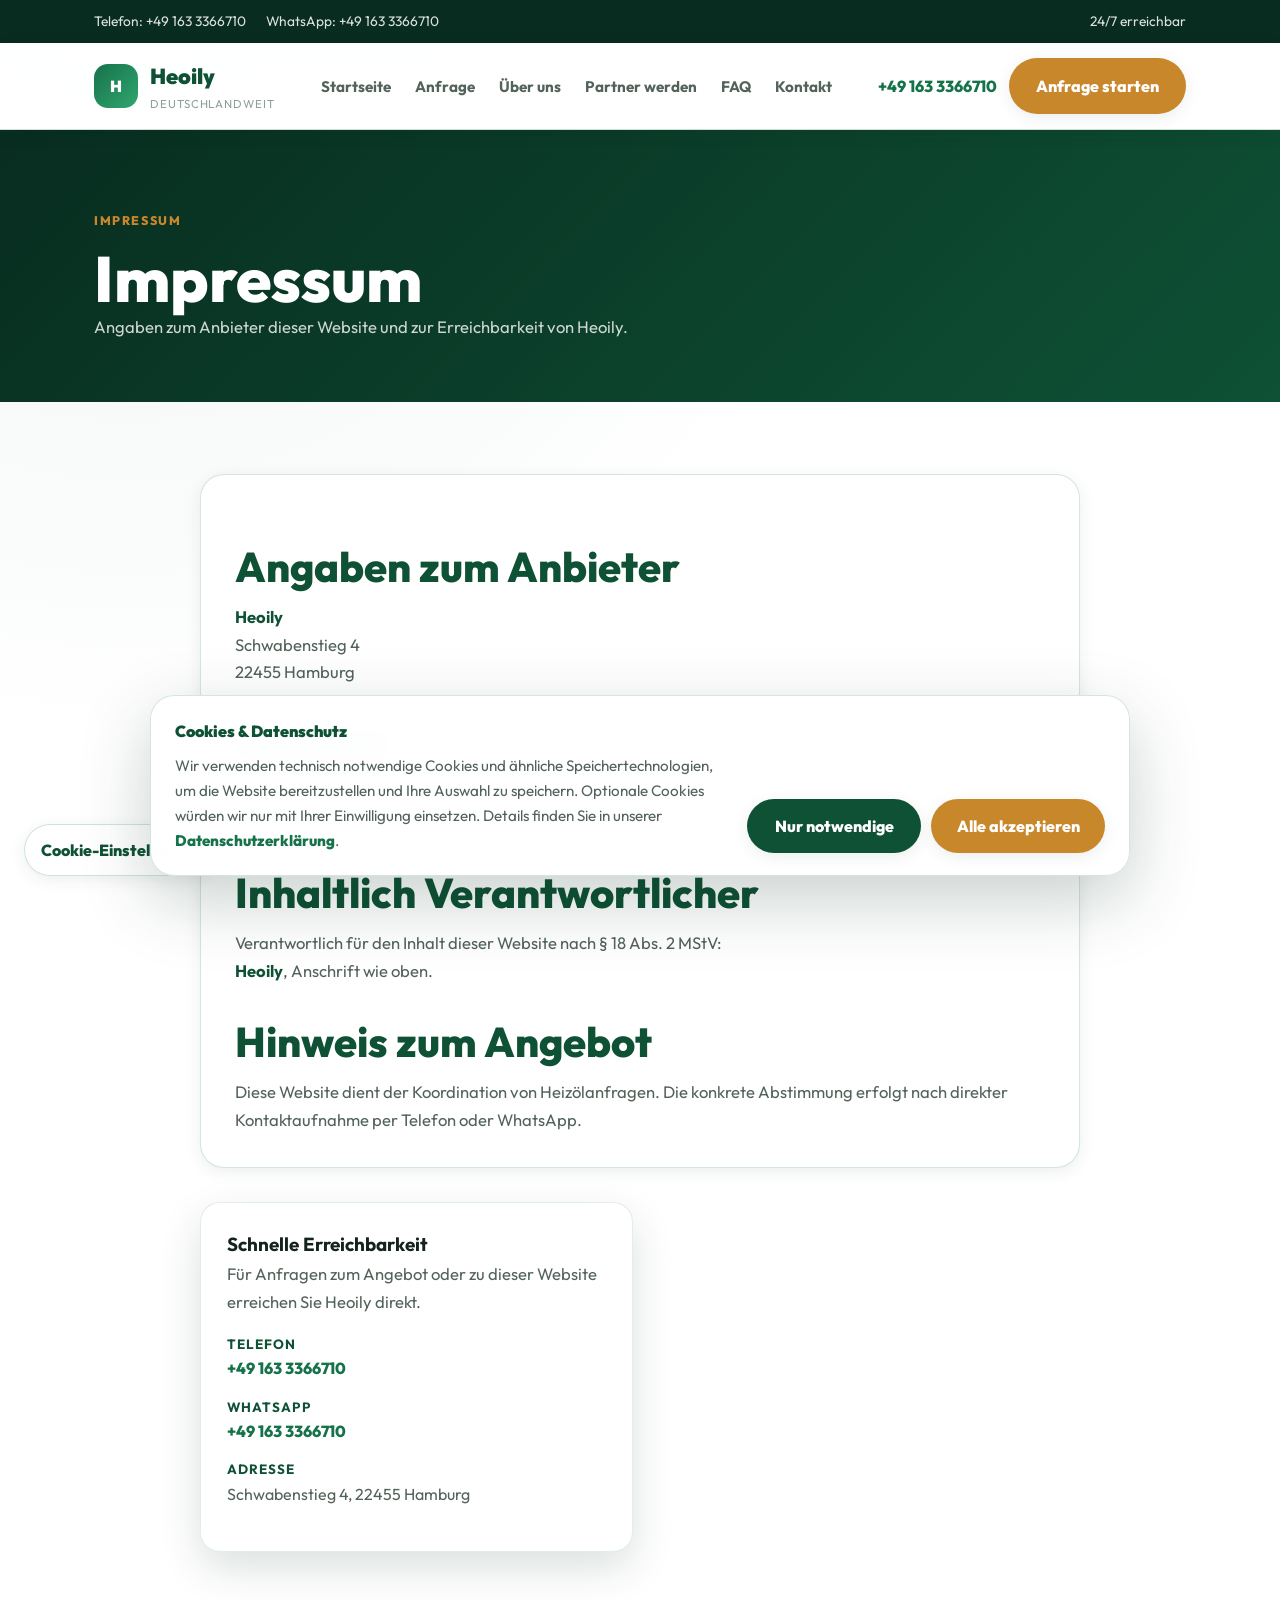
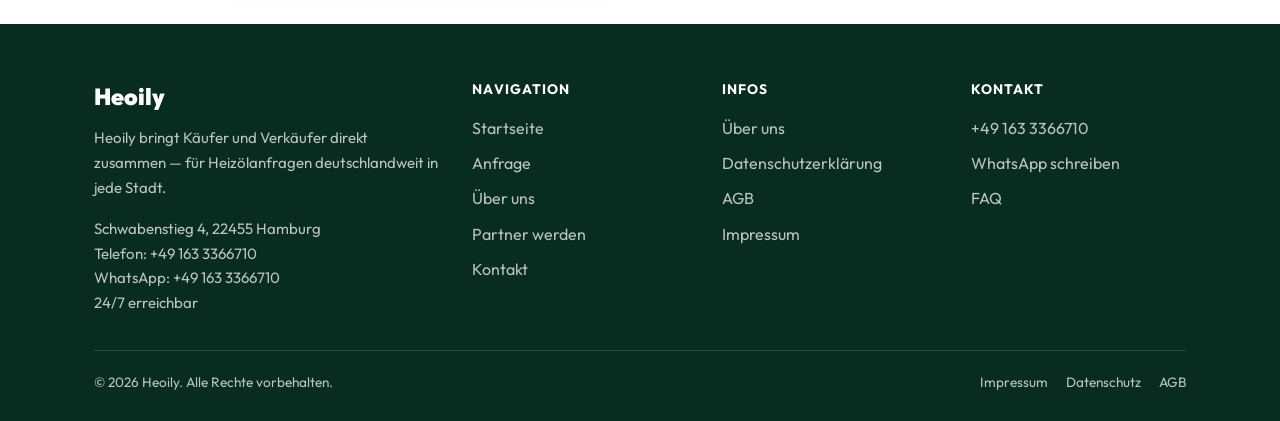
<file: impressum.html>
<!DOCTYPE html>
<html lang="de">
<head>
  <meta charset="UTF-8">
  <meta name="viewport" content="width=device-width, initial-scale=1.0">
  <title>Impressum — Heoily</title>
  <meta name="description" content="Impressum von Heoily mit Kontaktdaten und Angaben zum Website-Angebot.">
  <link rel="preconnect" href="https://fonts.googleapis.com">
  <link rel="preconnect" href="https://fonts.gstatic.com" crossorigin>
  <link href="https://fonts.googleapis.com/css2?family=Outfit:wght@400;500;600;700;800;900&family=Source+Serif+4:ital,wght@0,400;0,600;1,400&display=swap" rel="stylesheet">
  <link rel="stylesheet" href="assets/style.css">
</head>
<body>
  <div class="topbar">
    <div class="container">
      <div class="topbar-inner">
        <div class="topbar-items">
          <a href="tel:+491633366710">Telefon: +49 163 3366710</a>
          <a href="https://wa.me/491633366710" target="_blank" rel="noopener">WhatsApp: +49 163 3366710</a>
        </div>
        <div class="topbar-items">
          <span>24/7 erreichbar</span>
        </div>
      </div>
    </div>
  </div>

  <nav class="navbar">
    <div class="navbar-inner">
      <a href="index.html" class="logo">
        <div class="logo-icon">H</div>
        <div>
          <div class="logo-text-main">Heoily</div>
          <div class="logo-text-sub">Deutschlandweit</div>
        </div>
      </a>
      <ul class="nav-links">
        <li><a href="index.html">Startseite</a></li>
        <li><a href="index.html#rechner">Anfrage</a></li>
        <li><a href="ueber-uns.html">Über uns</a></li>
        <li><a href="index.html#lieferant-werden">Partner werden</a></li>
        <li><a href="index.html#faq">FAQ</a></li>
        <li><a href="index.html#kontakt">Kontakt</a></li>
      </ul>
      <div class="nav-cta">
        <a class="nav-tel" href="tel:+491633366710">+49 163 3366710</a>
        <a href="index.html#rechner" class="btn btn-primary">Anfrage starten</a>
      </div>
      <button class="hamburger" onclick="toggleMenu()" aria-label="Menü öffnen">☰</button>
    </div>
    <div class="mobile-menu" id="mobile-menu">
      <ul>
        <li><a href="index.html">Startseite</a></li>
        <li><a href="index.html#rechner">Anfrage</a></li>
        <li><a href="ueber-uns.html">Über uns</a></li>
        <li><a href="index.html#lieferant-werden">Partner werden</a></li>
        <li><a href="index.html#faq">FAQ</a></li>
        <li><a href="index.html#kontakt">Kontakt</a></li>
      </ul>
    </div>
  </nav>

  <section class="page-hero">
    <div class="container">
      <div class="section-label">Impressum</div>
      <h1>Impressum</h1>
      <p>Angaben zum Anbieter dieser Website und zur Erreichbarkeit von Heoily.</p>
    </div>
  </section>

  <section class="page-content">
    <div class="container">
      <div class="page-grid legal-page-grid">
        <div class="page-copy text-page">
          <h2>Angaben zum Anbieter</h2>
          <p><strong>Heoily</strong><br>Schwabenstieg 4<br>22455 Hamburg</p>

          <h2>Kontakt</h2>
          <p>Telefon: <a href="tel:+491633366710">+49 163 3366710</a><br>WhatsApp: <a href="https://wa.me/491633366710" target="_blank" rel="noopener">+49 163 3366710</a></p>

          <h2>Inhaltlich Verantwortlicher</h2>
          <p>Verantwortlich für den Inhalt dieser Website nach § 18 Abs. 2 MStV:<br><strong>Heoily</strong>, Anschrift wie oben.</p>

          <h2>Hinweis zum Angebot</h2>
          <p>Diese Website dient der Koordination von Heizölanfragen. Die konkrete Abstimmung erfolgt nach direkter Kontaktaufnahme per Telefon oder WhatsApp.</p>
        </div>

        <div class="legal-meta">
          <div class="contact-card">
            <h3>Schnelle Erreichbarkeit</h3>
            <p>Für Anfragen zum Angebot oder zu dieser Website erreichen Sie Heoily direkt.</p>
            <ul class="contact-list">
              <li><div><strong>Telefon</strong><a href="tel:+491633366710">+49 163 3366710</a></div></li>
              <li><div><strong>WhatsApp</strong><a href="https://wa.me/491633366710" target="_blank" rel="noopener">+49 163 3366710</a></div></li>
              <li><div><strong>Adresse</strong><span>Schwabenstieg 4, 22455 Hamburg</span></div></li>
            </ul>
          </div>
        </div>
      </div>
    </div>
  </section>

  <footer class="footer">
    <div class="container">
      <div class="footer-grid">
        <div>
          <div class="footer-logo-text">Heoily</div>
          <p>Heoily bringt Käufer und Verkäufer direkt zusammen — für Heizölanfragen deutschlandweit in jede Stadt.</p>
          <p style="margin-top: 16px;">Schwabenstieg 4, 22455 Hamburg<br>Telefon: <a href="tel:+491633366710">+49 163 3366710</a><br>WhatsApp: <a href="https://wa.me/491633366710" target="_blank" rel="noopener">+49 163 3366710</a><br>24/7 erreichbar</p>
        </div>
        <div>
          <h4>Navigation</h4>
          <ul>
            <li><a href="index.html">Startseite</a></li>
            <li><a href="index.html#rechner">Anfrage</a></li>
            <li><a href="ueber-uns.html">Über uns</a></li>
            <li><a href="index.html#lieferant-werden">Partner werden</a></li>
            <li><a href="index.html#kontakt">Kontakt</a></li>
          </ul>
        </div>
        <div>
          <h4>Infos</h4>
          <ul>
            <li><a href="ueber-uns.html">Über uns</a></li>
            <li><a href="datenschutz.html">Datenschutzerklärung</a></li>
            <li><a href="agb.html">AGB</a></li>
            <li><a href="impressum.html">Impressum</a></li>
          </ul>
        </div>
        <div>
          <h4>Kontakt</h4>
          <ul>
            <li><a href="tel:+491633366710">+49 163 3366710</a></li>
            <li><a href="https://wa.me/491633366710" target="_blank" rel="noopener">WhatsApp schreiben</a></li>
            <li><a href="index.html#faq">FAQ</a></li>
          </ul>
        </div>
      </div>
      <div class="footer-bottom">
        <span>© 2026 Heoily. Alle Rechte vorbehalten.</span>
        <div style="display: flex; gap: 18px; flex-wrap: wrap;">
          <a href="impressum.html">Impressum</a>
          <a href="datenschutz.html">Datenschutz</a>
          <a href="agb.html">AGB</a>
        </div>
      </div>
    </div>
  </footer>

  <script src="assets/script.js"></script>
</body>
</html>
</file>
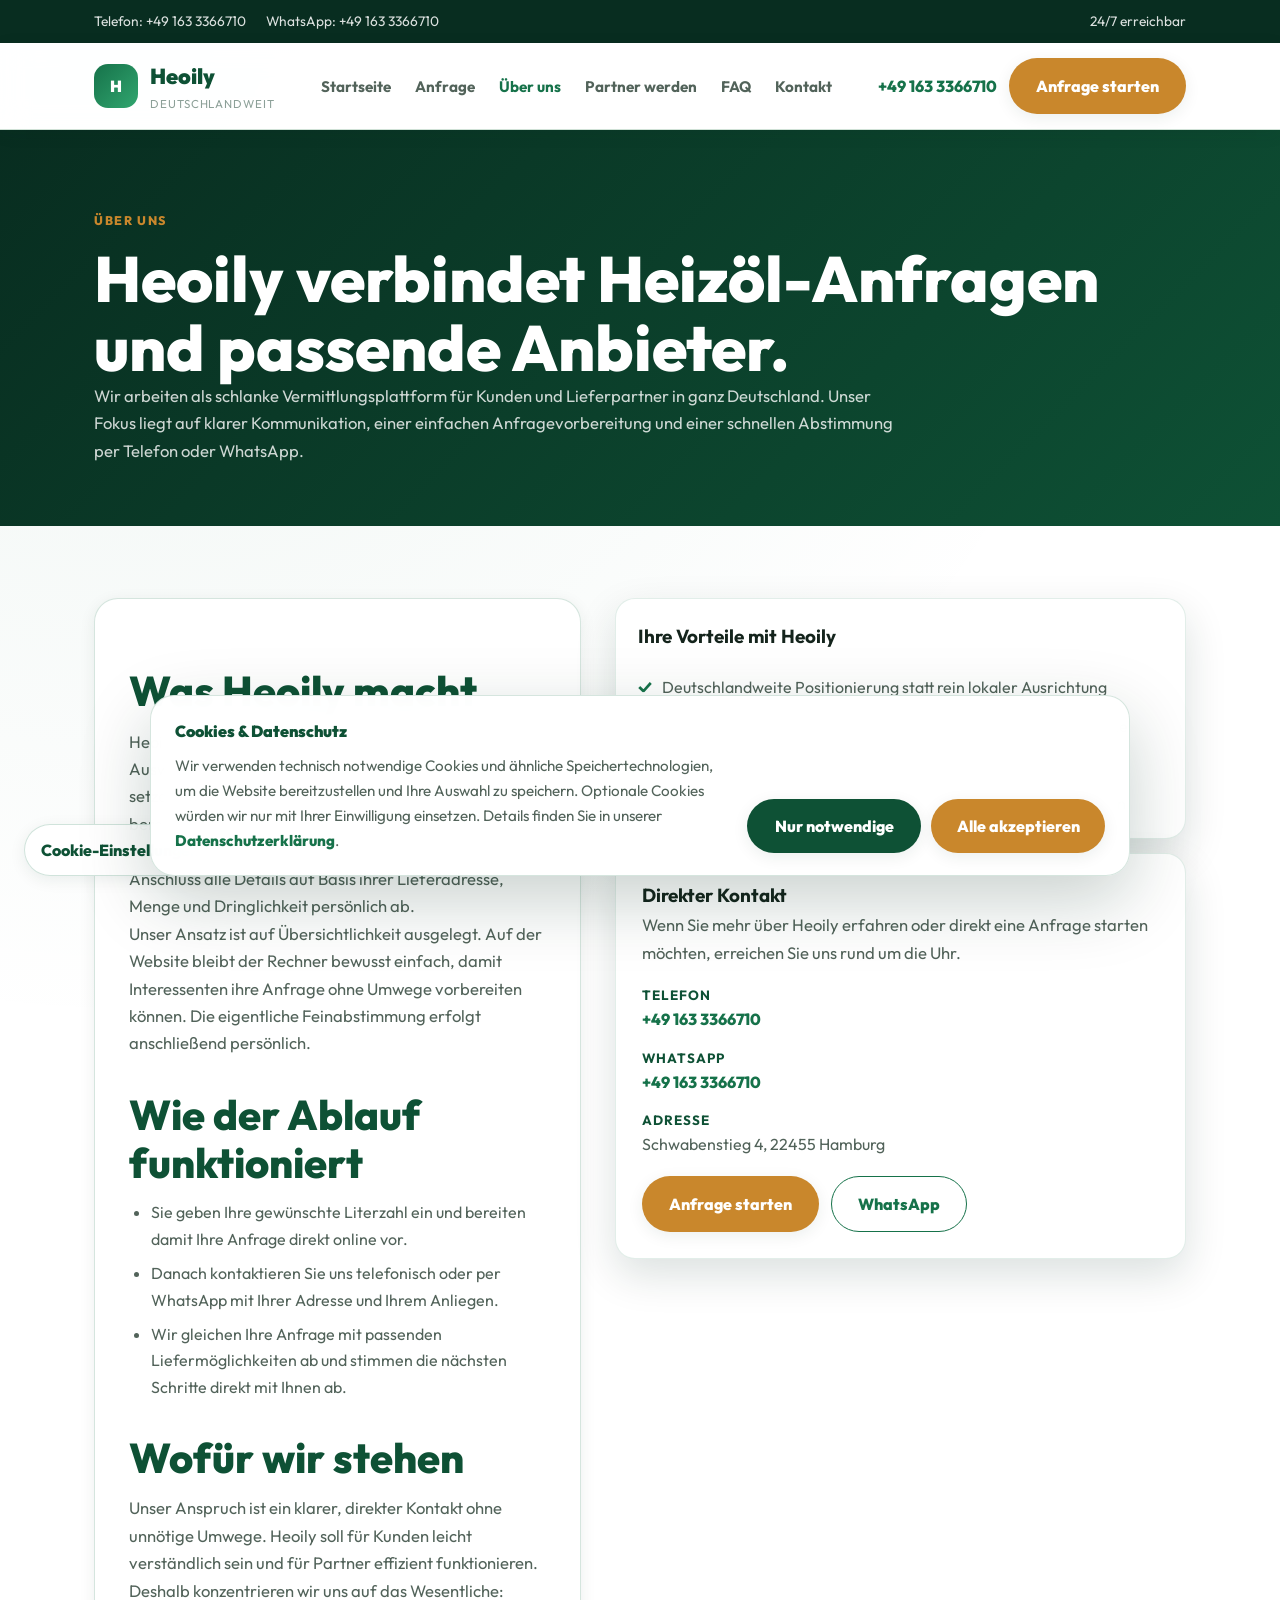
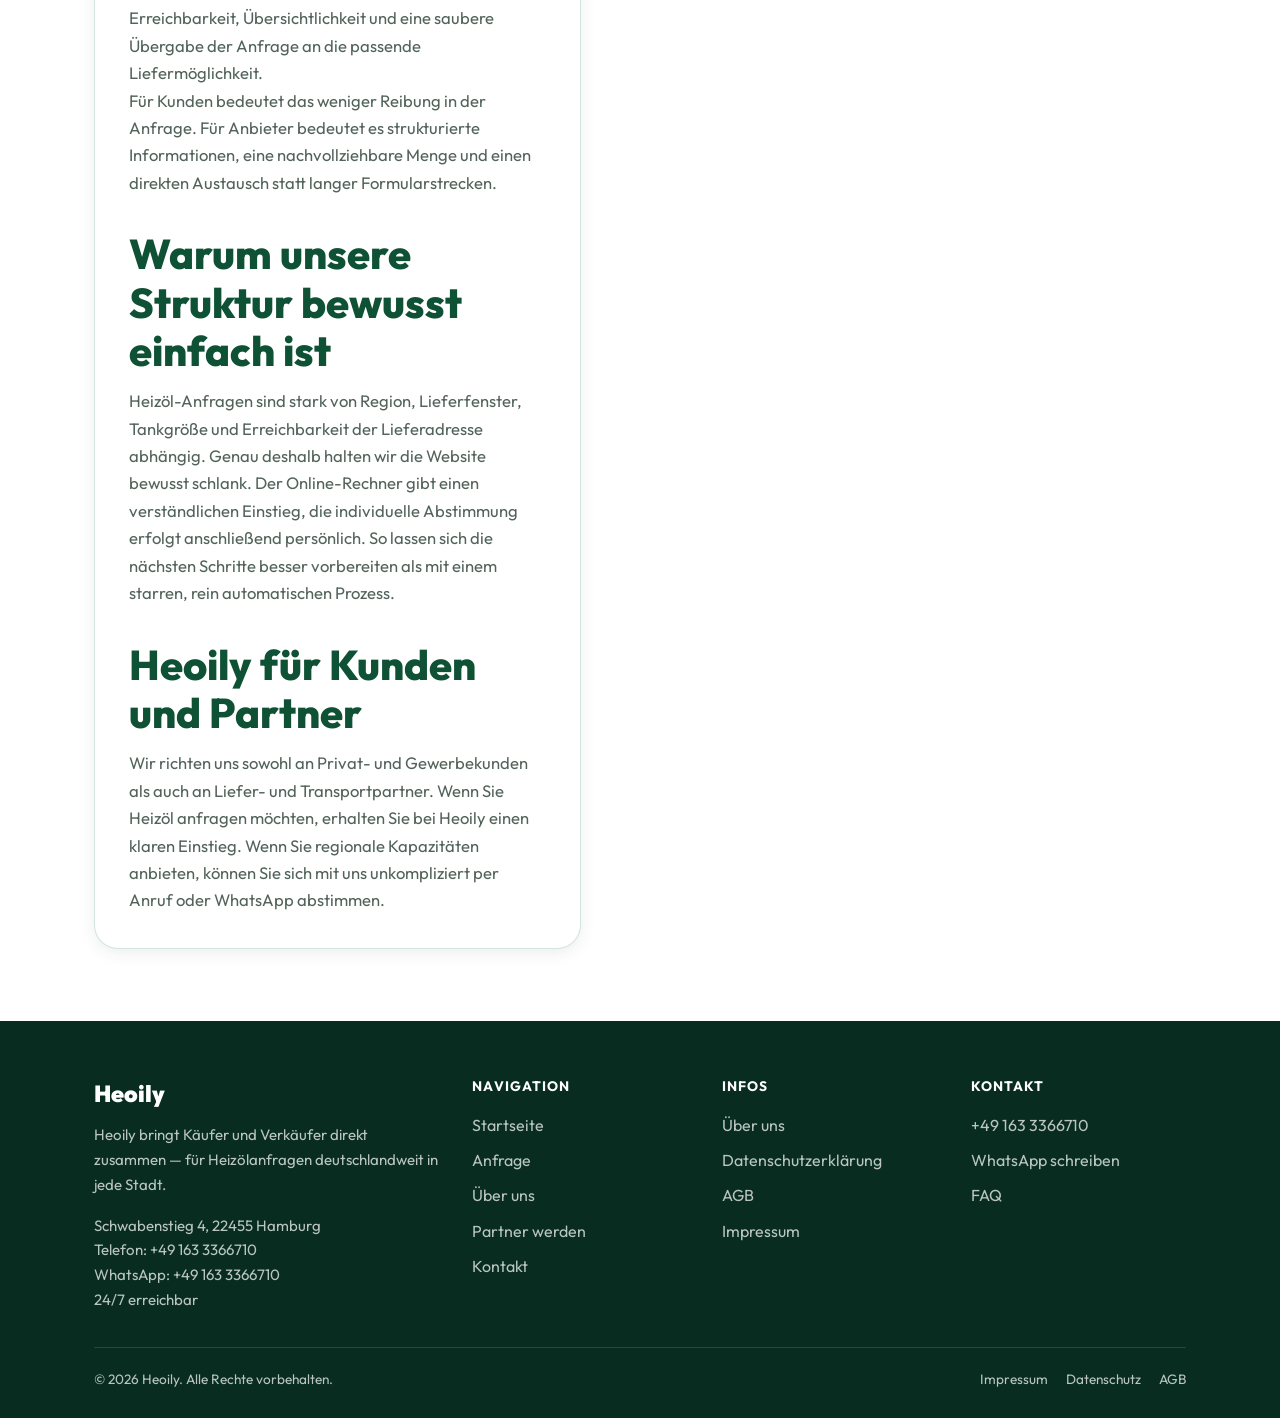
<file: ueber-uns.html>
<!DOCTYPE html>
<html lang="de">
<head>
  <meta charset="UTF-8">
  <meta name="viewport" content="width=device-width, initial-scale=1.0">
  <title>Über uns — Heoily</title>
  <meta name="description" content="Erfahren Sie mehr über Heoily, unsere deutschlandweite Vermittlungsplattform für Heizölanfragen und unseren direkten Anfrageprozess.">
  <link rel="preconnect" href="https://fonts.googleapis.com">
  <link rel="preconnect" href="https://fonts.gstatic.com" crossorigin>
  <link href="https://fonts.googleapis.com/css2?family=Outfit:wght@400;500;600;700;800;900&family=Source+Serif+4:ital,wght@0,400;0,600;1,400&display=swap" rel="stylesheet">
  <link rel="stylesheet" href="assets/style.css">
</head>
<body>
  <div class="topbar">
    <div class="container">
      <div class="topbar-inner">
        <div class="topbar-items">
          <a href="tel:+491633366710">Telefon: +49 163 3366710</a>
          <a href="https://wa.me/491633366710" target="_blank" rel="noopener">WhatsApp: +49 163 3366710</a>
        </div>
        <div class="topbar-items">
          <span>24/7 erreichbar</span>
        </div>
      </div>
    </div>
  </div>

  <nav class="navbar">
    <div class="navbar-inner">
      <a href="index.html" class="logo">
        <div class="logo-icon">H</div>
        <div>
          <div class="logo-text-main">Heoily</div>
          <div class="logo-text-sub">Deutschlandweit</div>
        </div>
      </a>
      <ul class="nav-links">
        <li><a href="index.html">Startseite</a></li>
        <li><a href="index.html#rechner">Anfrage</a></li>
        <li><a href="ueber-uns.html" class="active">Über uns</a></li>
        <li><a href="index.html#lieferant-werden">Partner werden</a></li>
        <li><a href="index.html#faq">FAQ</a></li>
        <li><a href="index.html#kontakt">Kontakt</a></li>
      </ul>
      <div class="nav-cta">
        <a class="nav-tel" href="tel:+491633366710">+49 163 3366710</a>
        <a href="index.html#rechner" class="btn btn-primary">Anfrage starten</a>
      </div>
      <button class="hamburger" onclick="toggleMenu()" aria-label="Menü öffnen">☰</button>
    </div>
    <div class="mobile-menu" id="mobile-menu">
      <ul>
        <li><a href="index.html">Startseite</a></li>
        <li><a href="index.html#rechner">Anfrage</a></li>
        <li><a href="ueber-uns.html">Über uns</a></li>
        <li><a href="index.html#lieferant-werden">Partner werden</a></li>
        <li><a href="index.html#faq">FAQ</a></li>
        <li><a href="index.html#kontakt">Kontakt</a></li>
      </ul>
    </div>
  </nav>

  <section class="page-hero">
    <div class="container">
      <div class="section-label">Über uns</div>
      <h1>Heoily verbindet Heizöl-Anfragen und passende Anbieter.</h1>
      <p>Wir arbeiten als schlanke Vermittlungsplattform für Kunden und Lieferpartner in ganz Deutschland. Unser Fokus liegt auf klarer Kommunikation, einer einfachen Anfragevorbereitung und einer schnellen Abstimmung per Telefon oder WhatsApp.</p>
    </div>
  </section>

  <section class="page-content">
    <div class="container">
      <div class="page-grid">
        <div class="page-copy text-page">
          <h2>Was Heoily macht</h2>
          <p>Heoily ist keine klassische lokale Lieferseite mit langen Auswahlstrecken und vielen Pflichtfeldern. Stattdessen setzen wir auf einen einfachen Ablauf: Interessenten bereiten online ihre Anfrage mit der gewünschten Menge vor, melden sich danach direkt bei uns und stimmen im Anschluss alle Details auf Basis ihrer Lieferadresse, Menge und Dringlichkeit persönlich ab.</p>
          <p>Unser Ansatz ist auf Übersichtlichkeit ausgelegt. Auf der Website bleibt der Rechner bewusst einfach, damit Interessenten ihre Anfrage ohne Umwege vorbereiten können. Die eigentliche Feinabstimmung erfolgt anschließend persönlich.</p>

          <h2>Wie der Ablauf funktioniert</h2>
          <ul>
            <li>Sie geben Ihre gewünschte Literzahl ein und bereiten damit Ihre Anfrage direkt online vor.</li>
            <li>Danach kontaktieren Sie uns telefonisch oder per WhatsApp mit Ihrer Adresse und Ihrem Anliegen.</li>
            <li>Wir gleichen Ihre Anfrage mit passenden Liefermöglichkeiten ab und stimmen die nächsten Schritte direkt mit Ihnen ab.</li>
          </ul>

          <h2>Wofür wir stehen</h2>
          <p>Unser Anspruch ist ein klarer, direkter Kontakt ohne unnötige Umwege. Heoily soll für Kunden leicht verständlich sein und für Partner effizient funktionieren. Deshalb konzentrieren wir uns auf das Wesentliche: Erreichbarkeit, Übersichtlichkeit und eine saubere Übergabe der Anfrage an die passende Liefermöglichkeit.</p>
          <p>Für Kunden bedeutet das weniger Reibung in der Anfrage. Für Anbieter bedeutet es strukturierte Informationen, eine nachvollziehbare Menge und einen direkten Austausch statt langer Formularstrecken.</p>

          <h2>Warum unsere Struktur bewusst einfach ist</h2>
          <p>Heizöl-Anfragen sind stark von Region, Lieferfenster, Tankgröße und Erreichbarkeit der Lieferadresse abhängig. Genau deshalb halten wir die Website bewusst schlank. Der Online-Rechner gibt einen verständlichen Einstieg, die individuelle Abstimmung erfolgt anschließend persönlich. So lassen sich die nächsten Schritte besser vorbereiten als mit einem starren, rein automatischen Prozess.</p>

          <h2>Heoily für Kunden und Partner</h2>
          <p>Wir richten uns sowohl an Privat- und Gewerbekunden als auch an Liefer- und Transportpartner. Wenn Sie Heizöl anfragen möchten, erhalten Sie bei Heoily einen klaren Einstieg. Wenn Sie regionale Kapazitäten anbieten, können Sie sich mit uns unkompliziert per Anruf oder WhatsApp abstimmen.</p>
        </div>

        <div class="legal-meta">
          <div class="text-card">
            <h3>Ihre Vorteile mit Heoily</h3>
            <ul class="check-list">
              <li>Deutschlandweite Positionierung statt rein lokaler Ausrichtung</li>
              <li>Einfache Anfragevorbereitung ohne komplizierte Auswahlstrecke</li>
              <li>Direkter Kontakt per Telefon oder WhatsApp</li>
              <li>Klare Anfrage mit Menge, Adresse und gewünschtem Zeitrahmen</li>
            </ul>
          </div>

          <div class="contact-card">
            <h3>Direkter Kontakt</h3>
            <p>Wenn Sie mehr über Heoily erfahren oder direkt eine Anfrage starten möchten, erreichen Sie uns rund um die Uhr.</p>
            <ul class="contact-list">
              <li><div><strong>Telefon</strong><a href="tel:+491633366710">+49 163 3366710</a></div></li>
              <li><div><strong>WhatsApp</strong><a href="https://wa.me/491633366710" target="_blank" rel="noopener">+49 163 3366710</a></div></li>
              <li><div><strong>Adresse</strong><span>Schwabenstieg 4, 22455 Hamburg</span></div></li>
            </ul>
            <div style="display: flex; gap: 12px; flex-wrap: wrap;">
              <a class="btn btn-primary" href="index.html#rechner">Anfrage starten</a>
              <a class="btn btn-outline-dark" href="https://wa.me/491633366710" target="_blank" rel="noopener">WhatsApp</a>
            </div>
          </div>
        </div>
      </div>
    </div>
  </section>

  <footer class="footer">
    <div class="container">
      <div class="footer-grid">
        <div>
          <div class="footer-logo-text">Heoily</div>
          <p>Heoily bringt Käufer und Verkäufer direkt zusammen — für Heizölanfragen deutschlandweit in jede Stadt.</p>
          <p style="margin-top: 16px;">Schwabenstieg 4, 22455 Hamburg<br>Telefon: <a href="tel:+491633366710">+49 163 3366710</a><br>WhatsApp: <a href="https://wa.me/491633366710" target="_blank" rel="noopener">+49 163 3366710</a><br>24/7 erreichbar</p>
        </div>
        <div>
          <h4>Navigation</h4>
          <ul>
            <li><a href="index.html">Startseite</a></li>
            <li><a href="index.html#rechner">Anfrage</a></li>
            <li><a href="ueber-uns.html">Über uns</a></li>
            <li><a href="index.html#lieferant-werden">Partner werden</a></li>
            <li><a href="index.html#kontakt">Kontakt</a></li>
          </ul>
        </div>
        <div>
          <h4>Infos</h4>
          <ul>
            <li><a href="ueber-uns.html">Über uns</a></li>
            <li><a href="datenschutz.html">Datenschutzerklärung</a></li>
            <li><a href="agb.html">AGB</a></li>
            <li><a href="impressum.html">Impressum</a></li>
          </ul>
        </div>
        <div>
          <h4>Kontakt</h4>
          <ul>
            <li><a href="tel:+491633366710">+49 163 3366710</a></li>
            <li><a href="https://wa.me/491633366710" target="_blank" rel="noopener">WhatsApp schreiben</a></li>
            <li><a href="index.html#faq">FAQ</a></li>
          </ul>
        </div>
      </div>
      <div class="footer-bottom">
        <span>© 2026 Heoily. Alle Rechte vorbehalten.</span>
        <div style="display: flex; gap: 18px; flex-wrap: wrap;">
          <a href="impressum.html">Impressum</a>
          <a href="datenschutz.html">Datenschutz</a>
          <a href="agb.html">AGB</a>
        </div>
      </div>
    </div>
  </footer>

  <script src="assets/script.js"></script>
</body>
</html>
</file>
<file: assets/style.css>
:root {
  --brand-primary: #16724a;
  --brand-secondary: #0e5135;
  --brand-accent: #c9872c;
  --brand-light: #eff8f2;
  --brand-soft: #dcefe4;
  --brand-dark: #082d20;
  --text-primary: #14241c;
  --text-secondary: #52635a;
  --text-muted: #8ca098;
  --white: #ffffff;
  --border: #cfe1d6;
  --radius-sm: 8px;
  --radius-md: 14px;
  --radius-lg: 24px;
  --shadow-sm: 0 4px 16px rgba(8, 45, 32, 0.08);
  --shadow-md: 0 16px 42px rgba(8, 45, 32, 0.14);
  --shadow-lg: 0 28px 80px rgba(8, 45, 32, 0.28);
  --hero-image: url("https://images.unsplash.com/photo-1601584115197-04ecc0da31d7?auto=format&fit=crop&w=1800&q=80");
}

* {
  box-sizing: border-box;
  margin: 0;
  padding: 0;
}

html {
  scroll-behavior: smooth;
}

body {
  font-family: "Outfit", sans-serif;
  color: var(--text-primary);
  background: radial-gradient(circle at 10% 0%, rgba(22, 114, 74, 0.08), transparent 32%), #fff;
  line-height: 1.65;
}

a {
  color: inherit;
}

.container {
  max-width: 1140px;
  margin: 0 auto;
  padding: 0 24px;
}

section {
  padding: 80px 0;
}

p {
  font-size: 1.04rem;
  color: var(--text-secondary);
}

h1 {
  font-size: clamp(2.15rem, 5vw, 4rem);
  font-weight: 800;
  line-height: 1.08;
}

h2 {
  font-size: clamp(1.6rem, 3.5vw, 2.6rem);
  font-weight: 800;
  line-height: 1.16;
}

h3 {
  font-size: 1.18rem;
  font-weight: 700;
}

.section-label {
  display: inline-flex;
  align-items: center;
  gap: 8px;
  font-size: 0.78rem;
  letter-spacing: 0.13em;
  text-transform: uppercase;
  font-weight: 800;
  color: var(--brand-accent);
  margin-bottom: 12px;
}

.section-title {
  margin-bottom: 16px;
}

.section-sub {
  max-width: 700px;
  margin-bottom: 42px;
  color: var(--text-secondary);
}

.btn {
  display: inline-flex;
  align-items: center;
  justify-content: center;
  gap: 9px;
  padding: 14px 26px;
  border-radius: 999px;
  text-decoration: none;
  border: 1px solid transparent;
  font-weight: 800;
  cursor: pointer;
  transition: 0.22s ease;
}

.btn-primary {
  background: var(--brand-accent);
  color: #fff;
  box-shadow: var(--shadow-sm);
}

.btn-primary:hover {
  transform: translateY(-1px);
  box-shadow: var(--shadow-md);
}

.btn-outline {
  background: rgba(255, 255, 255, 0.08);
  border-color: rgba(255, 255, 255, 0.38);
  color: #fff;
}

.btn-outline:hover {
  background: rgba(255, 255, 255, 0.15);
}

.btn-outline-dark {
  background: #fff;
  border-color: var(--brand-primary);
  color: var(--brand-primary);
}

.btn-outline-dark:hover {
  background: var(--brand-light);
}

.topbar {
  background: var(--brand-dark);
  color: rgba(255, 255, 255, 0.86);
  font-size: 0.86rem;
}

.topbar-inner {
  display: flex;
  justify-content: space-between;
  gap: 18px;
  align-items: center;
  flex-wrap: wrap;
  padding: 10px 0;
}

.topbar-items {
  display: flex;
  gap: 20px;
  align-items: center;
  flex-wrap: wrap;
}

.topbar a,
.topbar span {
  color: rgba(255, 255, 255, 0.86);
  text-decoration: none;
}

.navbar {
  position: sticky;
  top: 0;
  z-index: 100;
  background: rgba(255, 255, 255, 0.94);
  border-bottom: 1px solid var(--border);
  backdrop-filter: blur(14px);
  box-shadow: var(--shadow-sm);
}

.navbar-inner {
  display: flex;
  align-items: center;
  justify-content: space-between;
  gap: 20px;
  padding: 15px 24px;
  max-width: 1140px;
  margin: 0 auto;
}

.logo {
  display: flex;
  align-items: center;
  gap: 12px;
  text-decoration: none;
  min-width: 0;
}

.logo-icon {
  width: 44px;
  height: 44px;
  border-radius: 14px;
  background: linear-gradient(135deg, var(--brand-primary), #31a66f);
  color: white;
  display: grid;
  place-items: center;
  font-weight: 900;
  flex-shrink: 0;
}

.logo-text-main {
  font-size: 1.35rem;
  font-weight: 900;
  color: var(--brand-secondary);
}

.logo-text-sub {
  font-size: 0.72rem;
  color: var(--text-muted);
  letter-spacing: 0.08em;
  text-transform: uppercase;
  white-space: normal;
  overflow-wrap: anywhere;
  word-break: normal;
}

.nav-links {
  display: flex;
  gap: 24px;
  align-items: center;
  list-style: none;
}

.nav-links a {
  color: var(--text-secondary);
  text-decoration: none;
  font-weight: 700;
  font-size: 0.95rem;
}

.nav-links a:hover,
.nav-links a.active {
  color: var(--brand-primary);
}

.nav-cta {
  display: flex;
  align-items: center;
  gap: 12px;
}

.nav-tel {
  color: var(--brand-primary);
  text-decoration: none;
  font-weight: 800;
  white-space: nowrap;
}

.hamburger {
  display: none;
  background: none;
  border: none;
  font-size: 1.6rem;
  color: var(--brand-primary);
  cursor: pointer;
}

.mobile-menu {
  display: none;
  position: absolute;
  top: 75px;
  left: 0;
  right: 0;
  background: white;
  border-bottom: 1px solid var(--border);
  box-shadow: var(--shadow-md);
}

.mobile-menu.open {
  display: block;
}

.mobile-menu ul {
  list-style: none;
  display: flex;
  flex-direction: column;
  gap: 16px;
  padding: 18px 24px 24px;
}

.mobile-menu a {
  color: var(--text-secondary);
  text-decoration: none;
  font-weight: 700;
}

.hero {
  min-height: calc(100vh - 118px);
  display: flex;
  align-items: center;
  position: relative;
  overflow: hidden;
  color: #fff;
  background:
    linear-gradient(110deg, rgba(8, 45, 32, 0.88) 0%, rgba(14, 81, 53, 0.7) 45%, rgba(8, 45, 32, 0.36) 100%),
    var(--hero-image),
    linear-gradient(135deg, var(--brand-dark), var(--brand-primary));
  background-position: center;
  background-size: cover;
  background-repeat: no-repeat;
}

.hero::after {
  content: "";
  position: absolute;
  inset: 0;
  background: linear-gradient(180deg, rgba(8, 45, 32, 0.05), rgba(8, 45, 32, 0.48));
  pointer-events: none;
}

.hero-inner {
  position: relative;
  z-index: 1;
  display: grid;
  grid-template-columns: minmax(0, 1.08fr) minmax(330px, 0.78fr);
  gap: 46px;
  align-items: end;
}

.hero-badge {
  display: inline-flex;
  align-items: center;
  gap: 8px;
  background: rgba(255, 255, 255, 0.13);
  border: 1px solid rgba(255, 255, 255, 0.22);
  border-radius: 999px;
  padding: 8px 16px;
  margin-bottom: 22px;
  font-size: 0.84rem;
  font-weight: 800;
  color: rgba(255, 255, 255, 0.9);
  max-width: 100%;
  overflow-wrap: anywhere;
}

.hero h1 {
  margin-bottom: 18px;
  max-width: 760px;
}

.hero h1 span {
  color: #f0be71;
}

.hero-sub {
  color: rgba(255, 255, 255, 0.84);
  max-width: 650px;
  margin-bottom: 30px;
  font-size: 1.1rem;
}

.hero-actions {
  display: flex;
  gap: 14px;
  flex-wrap: wrap;
  margin-bottom: 34px;
}

.hero-stats {
  display: grid;
  grid-template-columns: repeat(3, minmax(0, 1fr));
  gap: 14px;
  max-width: 720px;
}

.hero-stat {
  background: rgba(255, 255, 255, 0.1);
  border: 1px solid rgba(255, 255, 255, 0.18);
  border-radius: 18px;
  padding: 18px;
  backdrop-filter: blur(8px);
  min-width: 0;
}

.hero-stat-num {
  display: block;
  font-size: 1.45rem;
  font-weight: 900;
  color: white;
  overflow-wrap: anywhere;
  line-height: 1.15;
}

.hero-stat-label {
  display: block;
  margin-top: 5px;
  color: rgba(255, 255, 255, 0.7);
  font-size: 0.86rem;
}

.hero-card {
  background: rgba(255, 255, 255, 0.96);
  color: var(--text-primary);
  border-radius: var(--radius-lg);
  padding: 30px;
  box-shadow: var(--shadow-lg);
  border: 1px solid rgba(255, 255, 255, 0.45);
}

.hero-card h3 {
  color: var(--brand-secondary);
  margin-bottom: 12px;
}

.info-list {
  list-style: none;
  margin: 20px 0;
  display: flex;
  flex-direction: column;
  gap: 12px;
}

.info-list li {
  display: flex;
  justify-content: space-between;
  gap: 16px;
  border-bottom: 1px solid var(--border);
  padding-bottom: 11px;
  color: var(--text-secondary);
}

.info-list strong {
  color: var(--brand-secondary);
  text-align: right;
}

.price-box {
  background: var(--brand-light);
  border: 1px solid var(--border);
  border-radius: 20px;
  padding: 20px;
}

.price-label {
  font-size: 0.78rem;
  letter-spacing: 0.12em;
  text-transform: uppercase;
  color: var(--text-muted);
  font-weight: 800;
  margin-bottom: 8px;
}

.price-big {
  font-size: 2.7rem;
  font-weight: 900;
  color: var(--brand-secondary);
  line-height: 1;
}

.trust-bar {
  background: #f7fbf8;
  border-top: 1px solid var(--border);
  border-bottom: 1px solid var(--border);
}

.trust-bar-inner {
  display: flex;
  justify-content: center;
  gap: 14px;
  flex-wrap: wrap;
  padding: 16px 0;
}

.trust-chip {
  background: white;
  border: 1px solid var(--border);
  border-radius: 999px;
  padding: 9px 14px;
  color: var(--brand-secondary);
  font-weight: 800;
  font-size: 0.92rem;
}

.features-section {
  background: linear-gradient(180deg, #fff 0%, var(--brand-light) 100%);
}

.features-grid {
  display: grid;
  grid-template-columns: repeat(3, minmax(0, 1fr));
  gap: 24px;
}

.feature-card {
  background: white;
  border: 1px solid rgba(22, 114, 74, 0.18);
  border-radius: 20px;
  padding: 28px;
  box-shadow: var(--shadow-sm);
  transition: 0.22s ease;
}

.feature-card:hover {
  transform: translateY(-3px);
  box-shadow: var(--shadow-md);
}

.feature-icon {
  width: 50px;
  height: 50px;
  background: var(--brand-light);
  color: var(--brand-primary);
  border-radius: 15px;
  display: grid;
  place-items: center;
  font-weight: 900;
  font-size: 1.3rem;
  margin-bottom: 18px;
}

.feature-card h3 {
  color: var(--brand-secondary);
  margin-bottom: 8px;
}

.calc-section {
  background: linear-gradient(135deg, var(--brand-dark), var(--brand-secondary));
  color: #fff;
  position: relative;
  overflow: hidden;
}

.calc-section::before {
  content: "";
  position: absolute;
  inset: 0;
  background:
    radial-gradient(circle at 18% 12%, rgba(201, 135, 44, 0.22), transparent 31%),
    radial-gradient(circle at 82% 20%, rgba(255, 255, 255, 0.1), transparent 25%);
  pointer-events: none;
}

.calc-section .container {
  position: relative;
  z-index: 1;
}

.calc-section .section-sub,
.calc-section p {
  color: rgba(255, 255, 255, 0.78);
}

.calc-wrapper {
  display: grid;
  grid-template-columns: minmax(0, 1fr) minmax(330px, 0.82fr);
  gap: 30px;
  align-items: start;
}

.calc-box {
  background: white;
  color: var(--text-primary);
  border-radius: var(--radius-lg);
  padding: 34px;
  box-shadow: var(--shadow-lg);
}

.calc-box h3 {
  color: var(--brand-secondary);
  margin-bottom: 22px;
}

.form-group {
  margin-bottom: 18px;
}

.form-group label {
  display: block;
  font-weight: 800;
  color: var(--text-secondary);
  margin-bottom: 7px;
  font-size: 0.9rem;
}

.form-group input,
.form-group select,
.form-group textarea {
  width: 100%;
  border: 1.5px solid var(--border);
  border-radius: 12px;
  padding: 14px 15px;
  font: inherit;
  color: var(--text-primary);
  background: white;
}

.form-group input[disabled],
.form-group select[disabled] {
  background: #f7faf8;
  color: #50655a;
  cursor: not-allowed;
}

.form-group textarea {
  min-height: 110px;
  resize: vertical;
}

.form-group input:focus,
.form-group textarea:focus {
  outline: none;
  border-color: var(--brand-primary);
  box-shadow: 0 0 0 4px rgba(22, 114, 74, 0.1);
}

.form-hint {
  color: var(--text-muted);
  font-size: 0.84rem;
  margin-top: 5px;
}

.calc-result {
  margin-top: 22px;
  padding: 22px;
  background: var(--brand-light);
  border: 1px solid var(--border);
  border-radius: 18px;
  display: none;
}

.result-row {
  display: flex;
  justify-content: space-between;
  gap: 12px;
  padding: 9px 0;
  border-bottom: 1px solid var(--border);
}

.result-row:last-child {
  border-bottom: none;
}

.result-label {
  color: var(--text-secondary);
}

.result-val {
  color: var(--brand-secondary);
  font-weight: 900;
  text-align: right;
}

.result-total .result-val {
  color: var(--brand-accent);
  font-size: 1.35rem;
}

.calc-info {
  display: grid;
  gap: 16px;
}

.step-card {
  background: rgba(255, 255, 255, 0.09);
  border: 1px solid rgba(255, 255, 255, 0.16);
  border-radius: 20px;
  padding: 22px;
}

.step-card h3 {
  color: #fff;
  margin-bottom: 7px;
}

.contact-card,
.text-card {
  background: white;
  color: var(--text-primary);
  border-radius: 20px;
  padding: 26px;
  box-shadow: var(--shadow-md);
  border: 1px solid rgba(22, 114, 74, 0.12);
}

.contact-card p,
.text-card p {
  color: var(--text-secondary);
}

.contact-list {
  list-style: none;
  display: flex;
  flex-direction: column;
  gap: 14px;
  margin: 18px 0;
}

.contact-list li {
  display: flex;
  gap: 12px;
  align-items: flex-start;
  color: var(--text-secondary);
}

.contact-list strong {
  display: block;
  color: var(--brand-secondary);
  font-size: 0.84rem;
  letter-spacing: 0.08em;
  text-transform: uppercase;
}

.contact-list a {
  text-decoration: none;
  color: var(--brand-primary);
  font-weight: 800;
}

.reviews-section {
  background: #fff;
}

.reviews-header {
  text-align: center;
  margin-bottom: 46px;
}

.reviews-platforms {
  display: flex;
  justify-content: center;
  gap: 16px;
  flex-wrap: wrap;
  margin-top: 22px;
}

.platform-badge {
  display: flex;
  align-items: center;
  gap: 8px;
  padding: 10px 18px;
  border: 1px solid var(--border);
  border-radius: 999px;
  background: white;
  color: var(--brand-secondary);
  font-weight: 800;
}

.reviews-grid {
  display: grid;
  grid-template-columns: repeat(3, minmax(0, 1fr));
  gap: 20px;
}

.review-card {
  background: white;
  border: 1px solid rgba(22, 114, 74, 0.18);
  border-radius: 20px;
  padding: 26px;
  box-shadow: var(--shadow-sm);
}

.review-top {
  display: flex;
  align-items: center;
  gap: 14px;
  margin-bottom: 14px;
}

.reviewer-avatar {
  width: 46px;
  height: 46px;
  border-radius: 50%;
  display: grid;
  place-items: center;
  color: white;
  font-weight: 900;
}

.reviewer-name {
  color: var(--brand-secondary);
  font-weight: 800;
}

.review-source,
.review-date {
  color: var(--text-muted);
  font-size: 0.8rem;
}

.review-stars {
  color: #f59e0b;
  margin-bottom: 10px;
  letter-spacing: 1px;
}

.review-text {
  font-family: "Source Serif 4", serif;
  font-style: italic;
  color: var(--text-secondary);
  font-size: 0.95rem;
}

.faq-section {
  background: linear-gradient(180deg, var(--brand-light) 0%, #fff 100%);
}

.faq-layout {
  display: grid;
  gap: 14px;
  max-width: 900px;
}

.faq-item {
  background: white;
  border: 1px solid rgba(22, 114, 74, 0.18);
  border-radius: 18px;
  box-shadow: var(--shadow-sm);
  overflow: hidden;
}

.faq-question {
  width: 100%;
  border: none;
  background: white;
  padding: 21px 24px;
  display: flex;
  align-items: center;
  justify-content: space-between;
  gap: 18px;
  text-align: left;
  cursor: pointer;
  font: inherit;
  font-weight: 800;
  color: var(--brand-secondary);
}

.faq-question span:first-child {
  overflow-wrap: anywhere;
}

.faq-question span:last-child {
  font-size: 1.5rem;
  color: var(--brand-primary);
  flex-shrink: 0;
}

.faq-answer {
  display: none;
  padding: 0 24px 24px;
}

.faq-answer p {
  color: var(--text-secondary);
}

.faq-item.active .faq-answer {
  display: block;
}

.faq-item.active .faq-question {
  background: var(--brand-light);
}

.partner-section {
  background:
    radial-gradient(circle at 12% 10%, rgba(22, 114, 74, 0.1), transparent 30%),
    linear-gradient(135deg, #ffffff 0%, var(--brand-light) 100%);
  border-top: 1px solid var(--border);
}

.partner-grid,
.page-grid {
  display: grid;
  grid-template-columns: minmax(0, 0.92fr) minmax(320px, 1.08fr);
  gap: 34px;
  align-items: start;
}

.partner-copy,
.page-copy {
  background: white;
  border: 1px solid rgba(22, 114, 74, 0.18);
  border-radius: var(--radius-lg);
  padding: 34px;
  box-shadow: var(--shadow-sm);
}

.partner-copy ul,
.check-list {
  list-style: none;
  display: grid;
  gap: 12px;
  margin-top: 22px;
}

.partner-copy li,
.check-list li {
  display: flex;
  gap: 10px;
  color: var(--text-secondary);
}

.partner-copy li::before,
.check-list li::before {
  content: "✓";
  color: var(--brand-primary);
  font-weight: 900;
}

.page-hero {
  background: linear-gradient(135deg, var(--brand-dark), var(--brand-secondary));
  color: white;
  padding: 76px 0 62px;
}

.page-hero p {
  color: rgba(255, 255, 255, 0.8);
  max-width: 800px;
}

.page-content {
  padding: 72px 0;
}

.text-page {
  max-width: 880px;
}

.text-page h2 {
  color: var(--brand-secondary);
  margin: 34px 0 12px;
}

.text-page h3 {
  color: var(--brand-secondary);
  margin: 26px 0 10px;
}

.text-page ul {
  padding-left: 22px;
  color: var(--text-secondary);
}

.text-page li {
  margin: 8px 0;
}

.text-page strong {
  color: var(--brand-secondary);
}

.info-note {
  margin: 24px 0;
  padding: 18px 20px;
  border-radius: 18px;
  border: 1px solid rgba(201, 135, 44, 0.34);
  background: rgba(201, 135, 44, 0.1);
}

.info-note p {
  color: var(--text-primary);
  font-size: 0.98rem;
}

.legal-meta {
  display: grid;
  gap: 14px;
}

.legal-meta .text-card {
  padding: 22px;
}

.legal-page-grid {
  grid-template-columns: minmax(0, 880px);
  justify-content: center;
}

.legal-page-grid .page-copy {
  max-width: none;
}

.legal-page-grid .legal-meta {
  grid-template-columns: repeat(2, minmax(0, 1fr));
}

.cookie-consent {
  position: fixed;
  left: 24px;
  right: 24px;
  bottom: 24px;
  z-index: 250;
  display: none;
  justify-content: center;
}

.cookie-consent.is-visible {
  display: flex;
}

.cookie-consent__panel {
  width: min(100%, 980px);
  background: rgba(255, 255, 255, 0.98);
  border: 1px solid rgba(22, 114, 74, 0.18);
  border-radius: 24px;
  box-shadow: 0 24px 70px rgba(8, 45, 32, 0.22);
  backdrop-filter: blur(14px);
  padding: 22px 24px;
}

.cookie-consent__inner {
  display: flex;
  align-items: flex-end;
  justify-content: space-between;
  gap: 22px;
}

.cookie-consent__copy {
  max-width: 640px;
}

.cookie-consent__title {
  display: block;
  color: var(--brand-secondary);
  font-size: 1rem;
  font-weight: 900;
  margin-bottom: 8px;
}

.cookie-consent__copy p {
  margin: 0;
  font-size: 0.95rem;
  color: var(--text-secondary);
}

.cookie-consent__copy a {
  color: var(--brand-primary);
  font-weight: 800;
  text-decoration: none;
}

.cookie-consent__actions {
  display: flex;
  gap: 10px;
  align-items: center;
  flex-wrap: wrap;
  flex-shrink: 0;
}

.cookie-consent__btn {
  min-width: 174px;
  min-height: 50px;
  border-radius: 999px;
  border: 1px solid transparent;
  padding: 13px 22px;
  font: inherit;
  font-weight: 800;
  cursor: pointer;
  transition: 0.22s ease;
}

.cookie-consent__btn:hover {
  transform: translateY(-1px);
}

.cookie-consent__btn--necessary {
  background: var(--brand-secondary);
  color: #fff;
  box-shadow: var(--shadow-sm);
}

.cookie-consent__btn--accept {
  background: var(--brand-accent);
  color: #fff;
  box-shadow: var(--shadow-sm);
}

.cookie-consent-toggle {
  position: fixed;
  left: 24px;
  bottom: 24px;
  z-index: 240;
  display: inline-flex;
  align-items: center;
  gap: 8px;
  border: 1px solid rgba(22, 114, 74, 0.2);
  border-radius: 999px;
  background: rgba(255, 255, 255, 0.96);
  color: var(--brand-secondary);
  box-shadow: var(--shadow-sm);
  padding: 12px 16px;
  font: inherit;
  font-weight: 800;
  cursor: pointer;
}

.cookie-consent-toggle:hover {
  background: var(--brand-light);
}

.footer {
  background: var(--brand-dark);
  color: rgba(255, 255, 255, 0.72);
  padding: 54px 0 28px;
}

.footer-grid {
  display: grid;
  grid-template-columns: 1.6fr 1fr 1fr 1fr;
  gap: 34px;
  margin-bottom: 34px;
}

.footer-logo-text {
  color: white;
  font-size: 1.45rem;
  font-weight: 900;
  margin-bottom: 10px;
}

.footer h4 {
  color: white;
  text-transform: uppercase;
  letter-spacing: 0.08em;
  font-size: 0.86rem;
  margin-bottom: 14px;
}

.footer p {
  color: rgba(255, 255, 255, 0.72);
  font-size: 0.94rem;
}

.footer ul {
  list-style: none;
  display: flex;
  flex-direction: column;
  gap: 9px;
}

.footer a {
  color: rgba(255, 255, 255, 0.72);
  text-decoration: none;
}

.footer a:hover {
  color: white;
}

.footer-bottom {
  display: flex;
  justify-content: space-between;
  gap: 16px;
  flex-wrap: wrap;
  border-top: 1px solid rgba(255, 255, 255, 0.12);
  padding-top: 20px;
  font-size: 0.85rem;
}

@media (max-width: 1000px) {
  .hero-inner,
  .calc-wrapper,
  .page-grid {
    grid-template-columns: 1fr;
  }

  .features-grid,
  .reviews-grid,
  .footer-grid {
    grid-template-columns: 1fr 1fr;
  }
}

@media (max-width: 860px) {
  .nav-links,
  .nav-cta .btn {
    display: none;
  }

  .hamburger {
    display: block;
  }

  .nav-cta {
    margin-left: auto;
  }

  .hero {
    min-height: auto;
    padding: 74px 0;
  }

  .hero-stats,
  .features-grid,
  .reviews-grid,
  .footer-grid,
  .partner-grid {
    grid-template-columns: 1fr;
  }

  .legal-page-grid .legal-meta {
    grid-template-columns: 1fr;
  }

  .cookie-consent__inner {
    flex-direction: column;
    align-items: stretch;
  }

  .cookie-consent__copy {
    max-width: none;
  }

  .cookie-consent__actions {
    width: 100%;
  }

  .cookie-consent__btn {
    flex: 1 1 220px;
  }
}

@media (max-width: 600px) {
  section {
    padding: 58px 0;
  }

  .container {
    padding: 0 18px;
  }

  .navbar-inner {
    padding: 13px 18px;
  }

  .topbar-inner {
    gap: 8px;
  }

  .topbar-items {
    gap: 10px;
  }

  .hero-actions {
    flex-direction: column;
    align-items: stretch;
  }

  .hero-card,
  .calc-box,
  .text-card,
  .partner-copy,
  .page-copy,
  .contact-card {
    padding: 24px;
  }

  .info-list li,
  .result-row {
    flex-direction: column;
    gap: 3px;
  }

  .info-list strong,
  .result-val {
    text-align: left;
  }

  .cookie-consent,
  .cookie-consent-toggle {
    left: 14px;
    right: 14px;
    bottom: 14px;
  }

  .cookie-consent__panel {
    padding: 18px;
    border-radius: 20px;
  }

  .cookie-consent-toggle {
    justify-content: center;
  }
}
</file>
